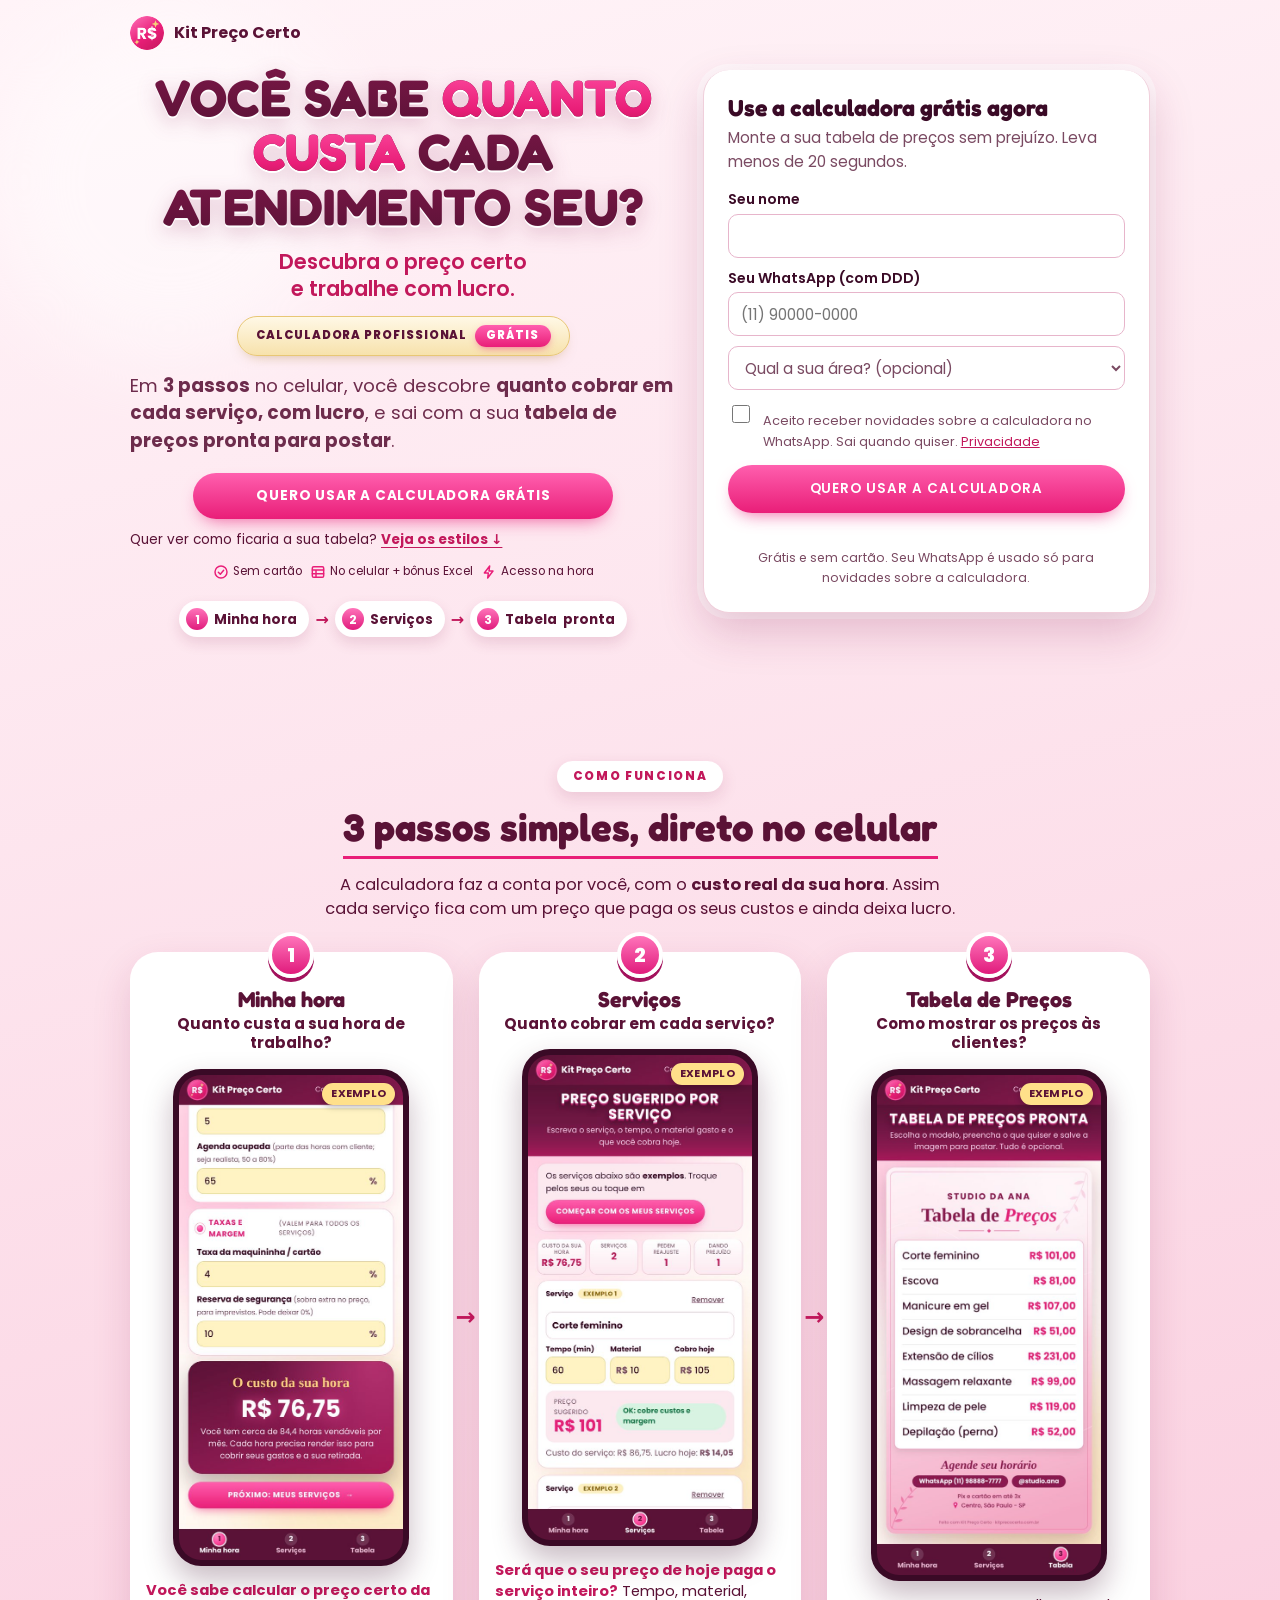
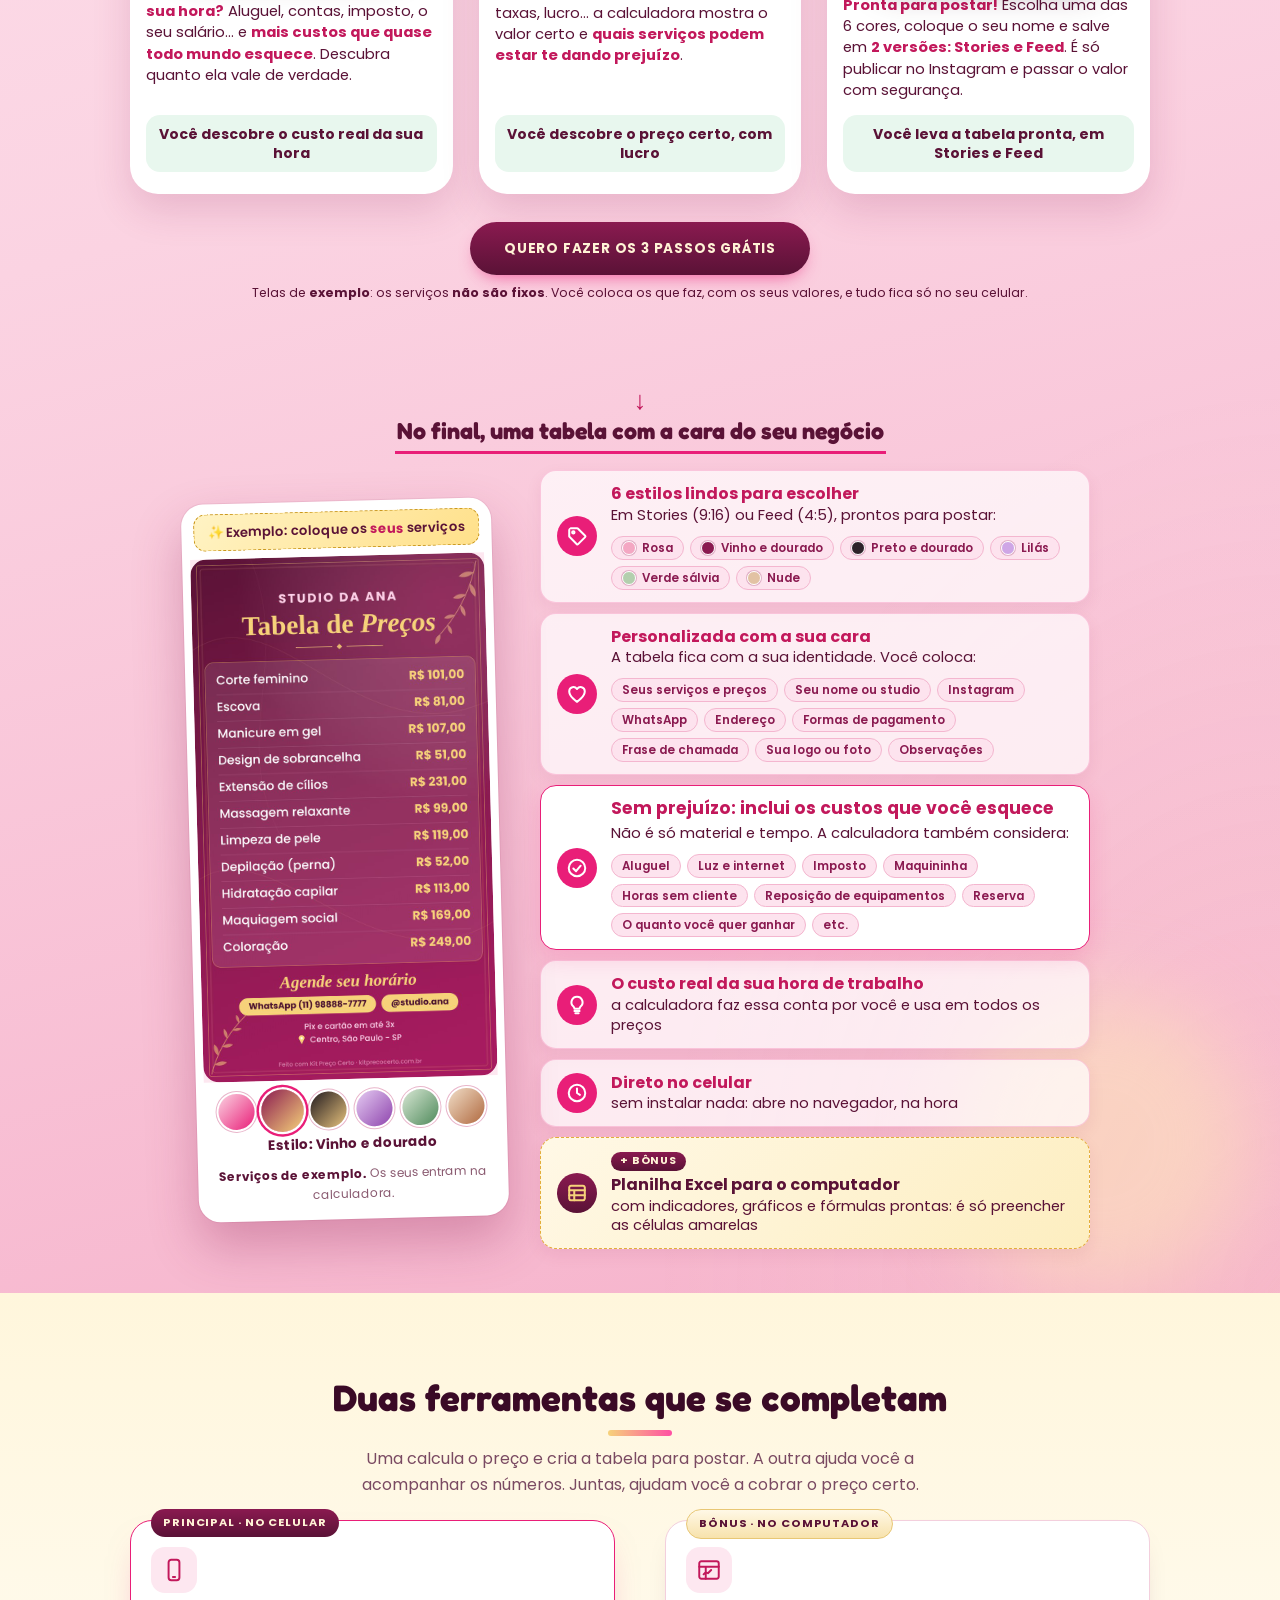
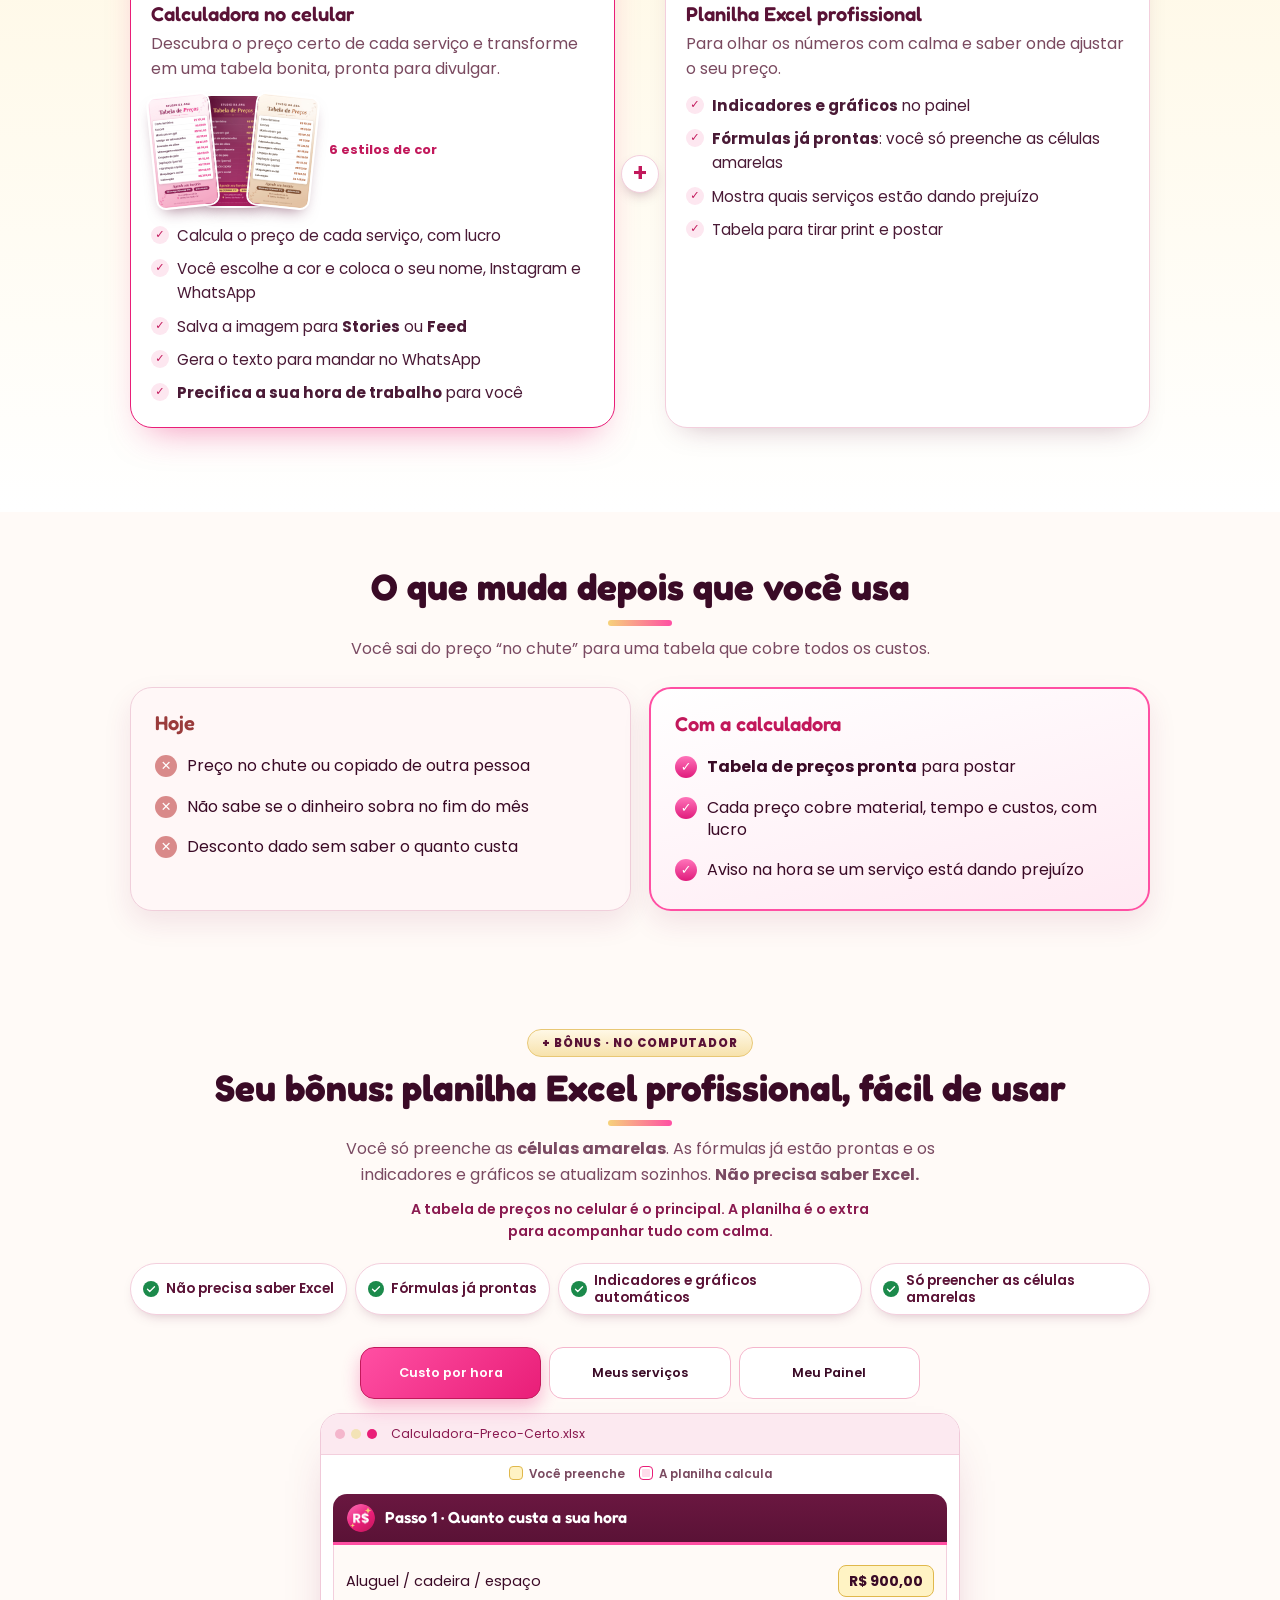
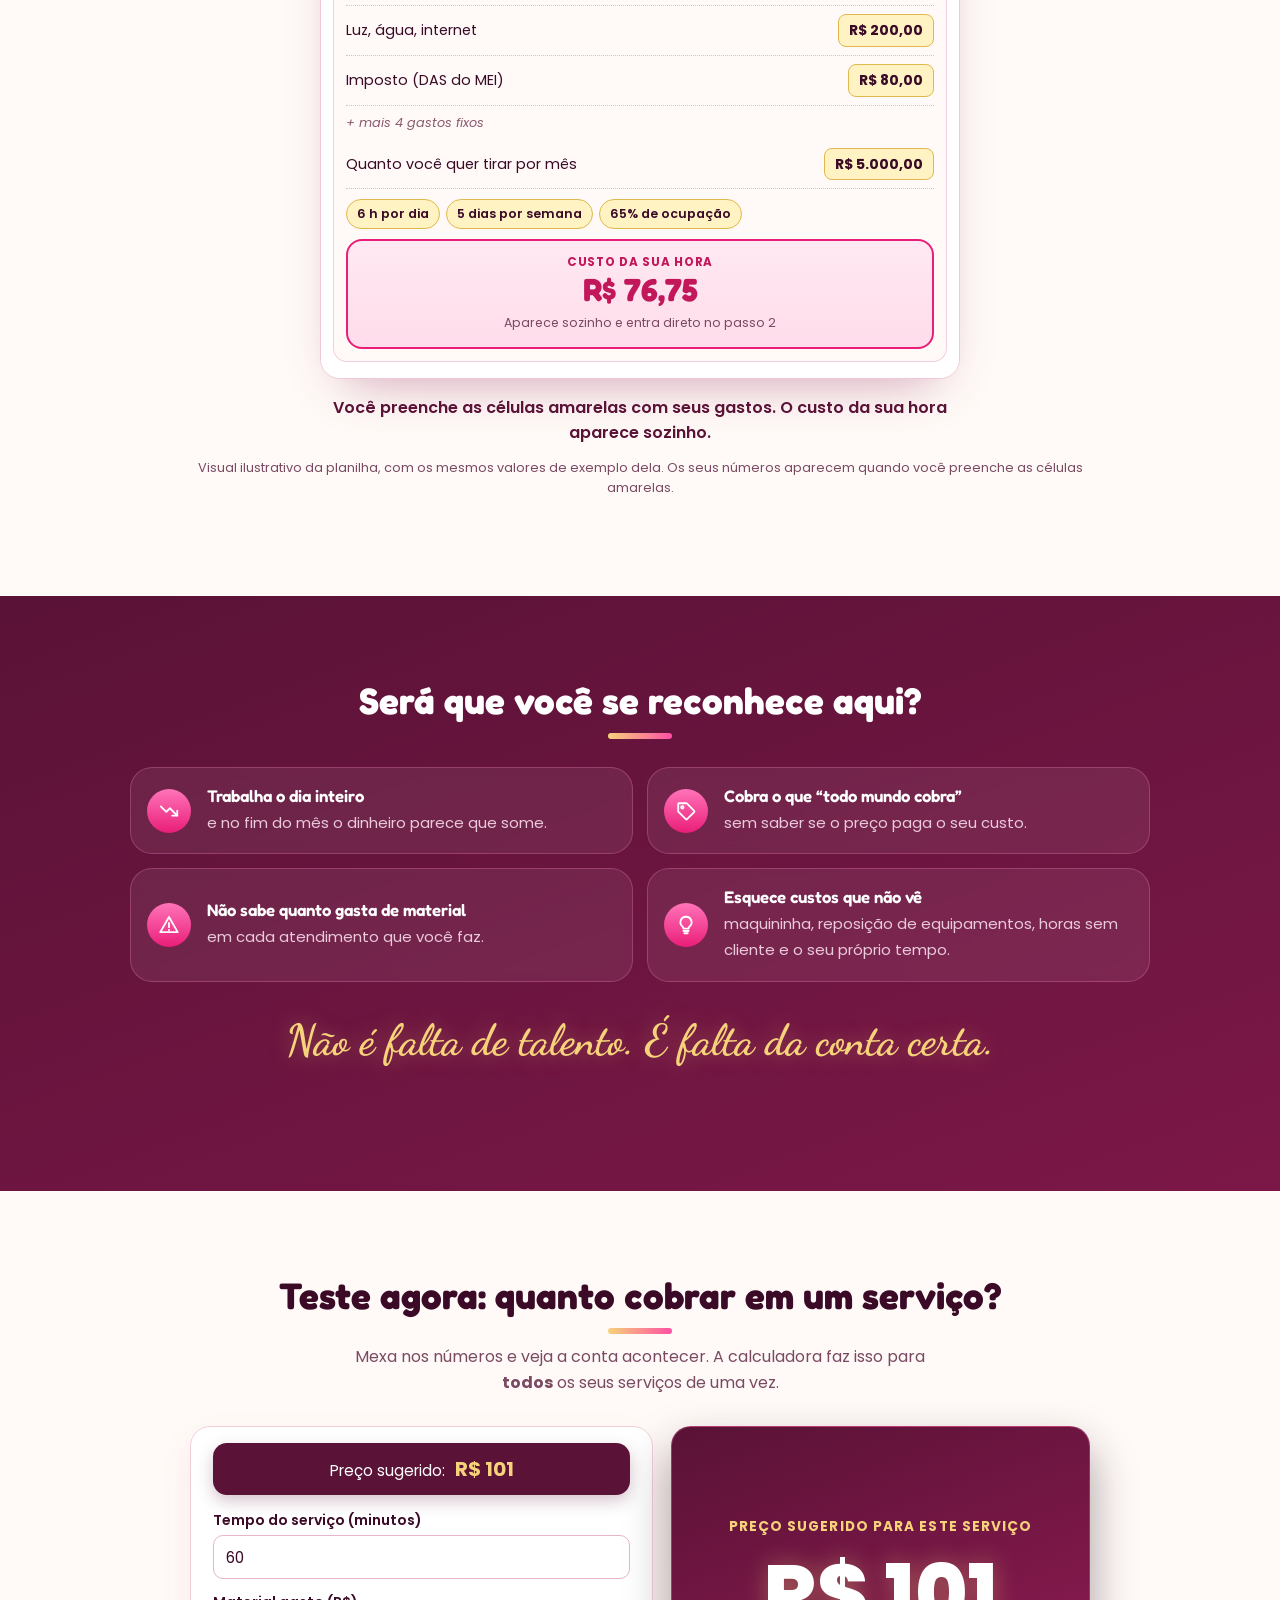
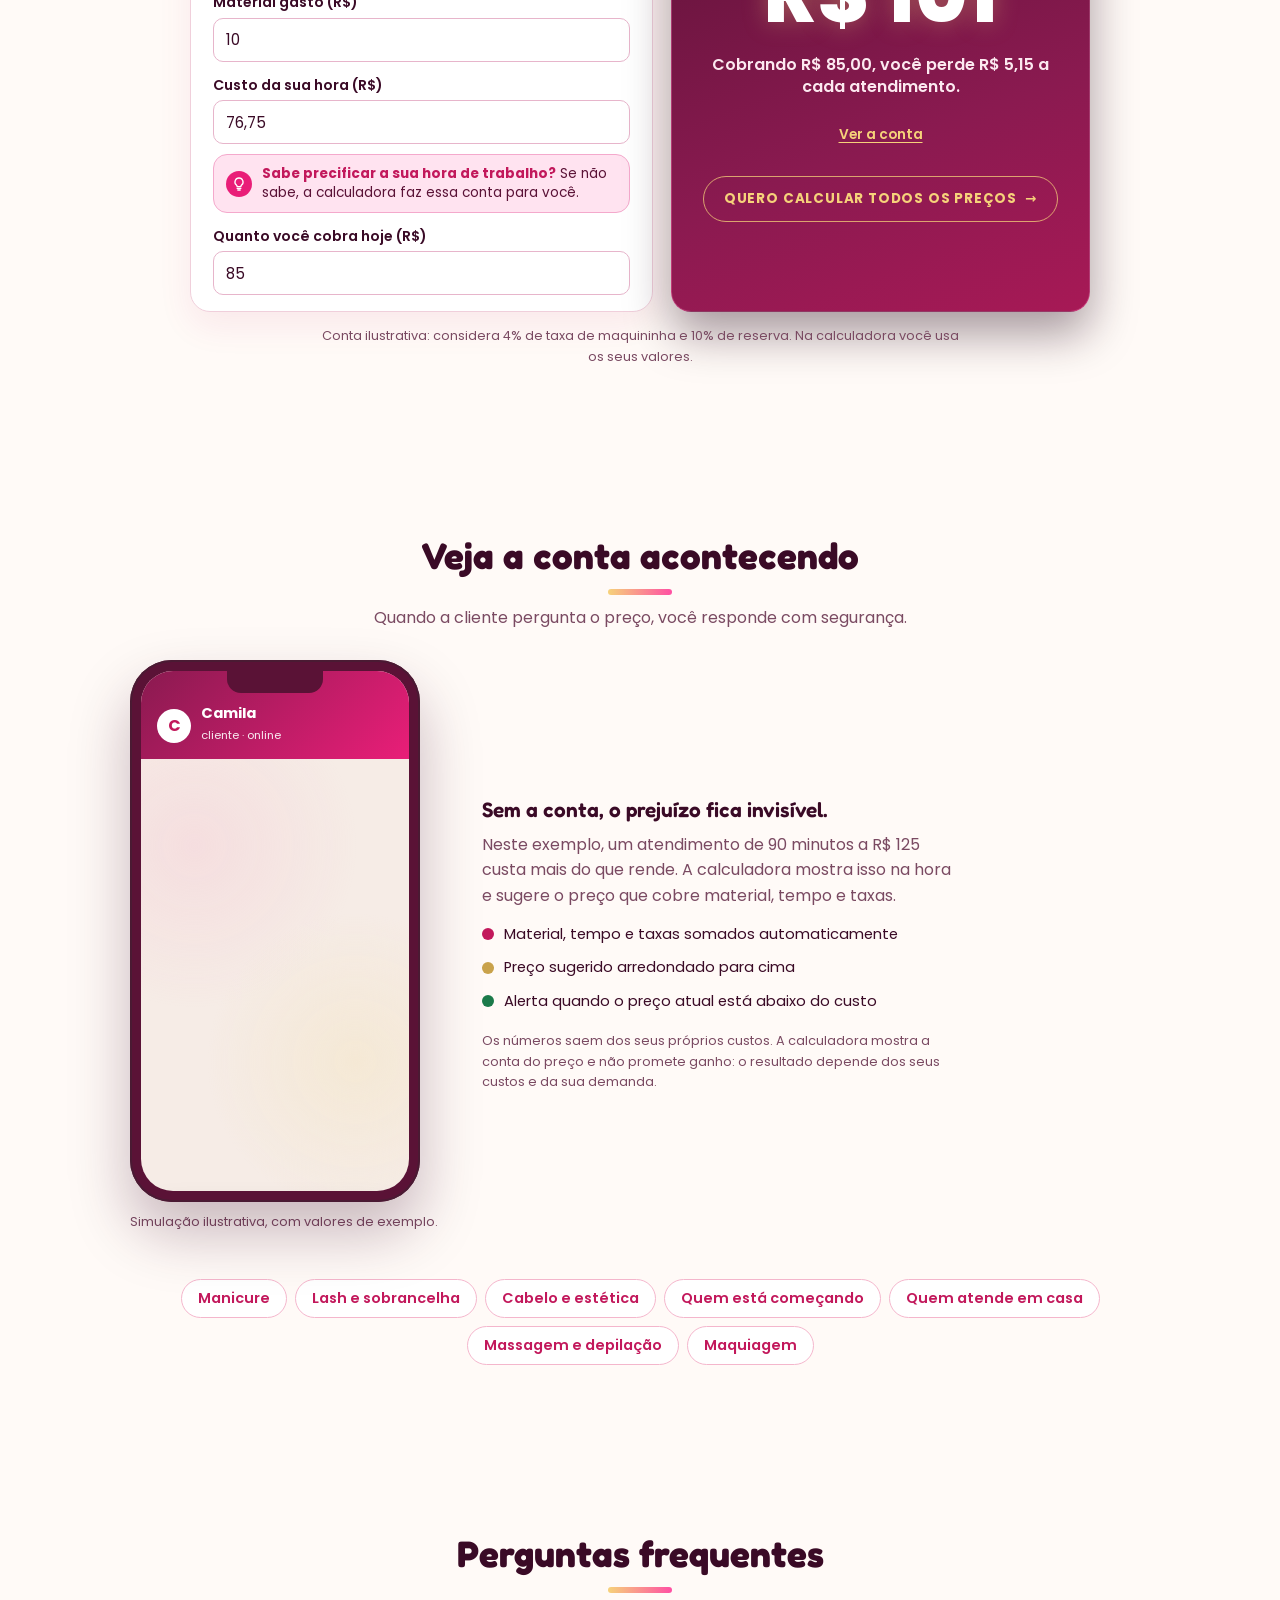
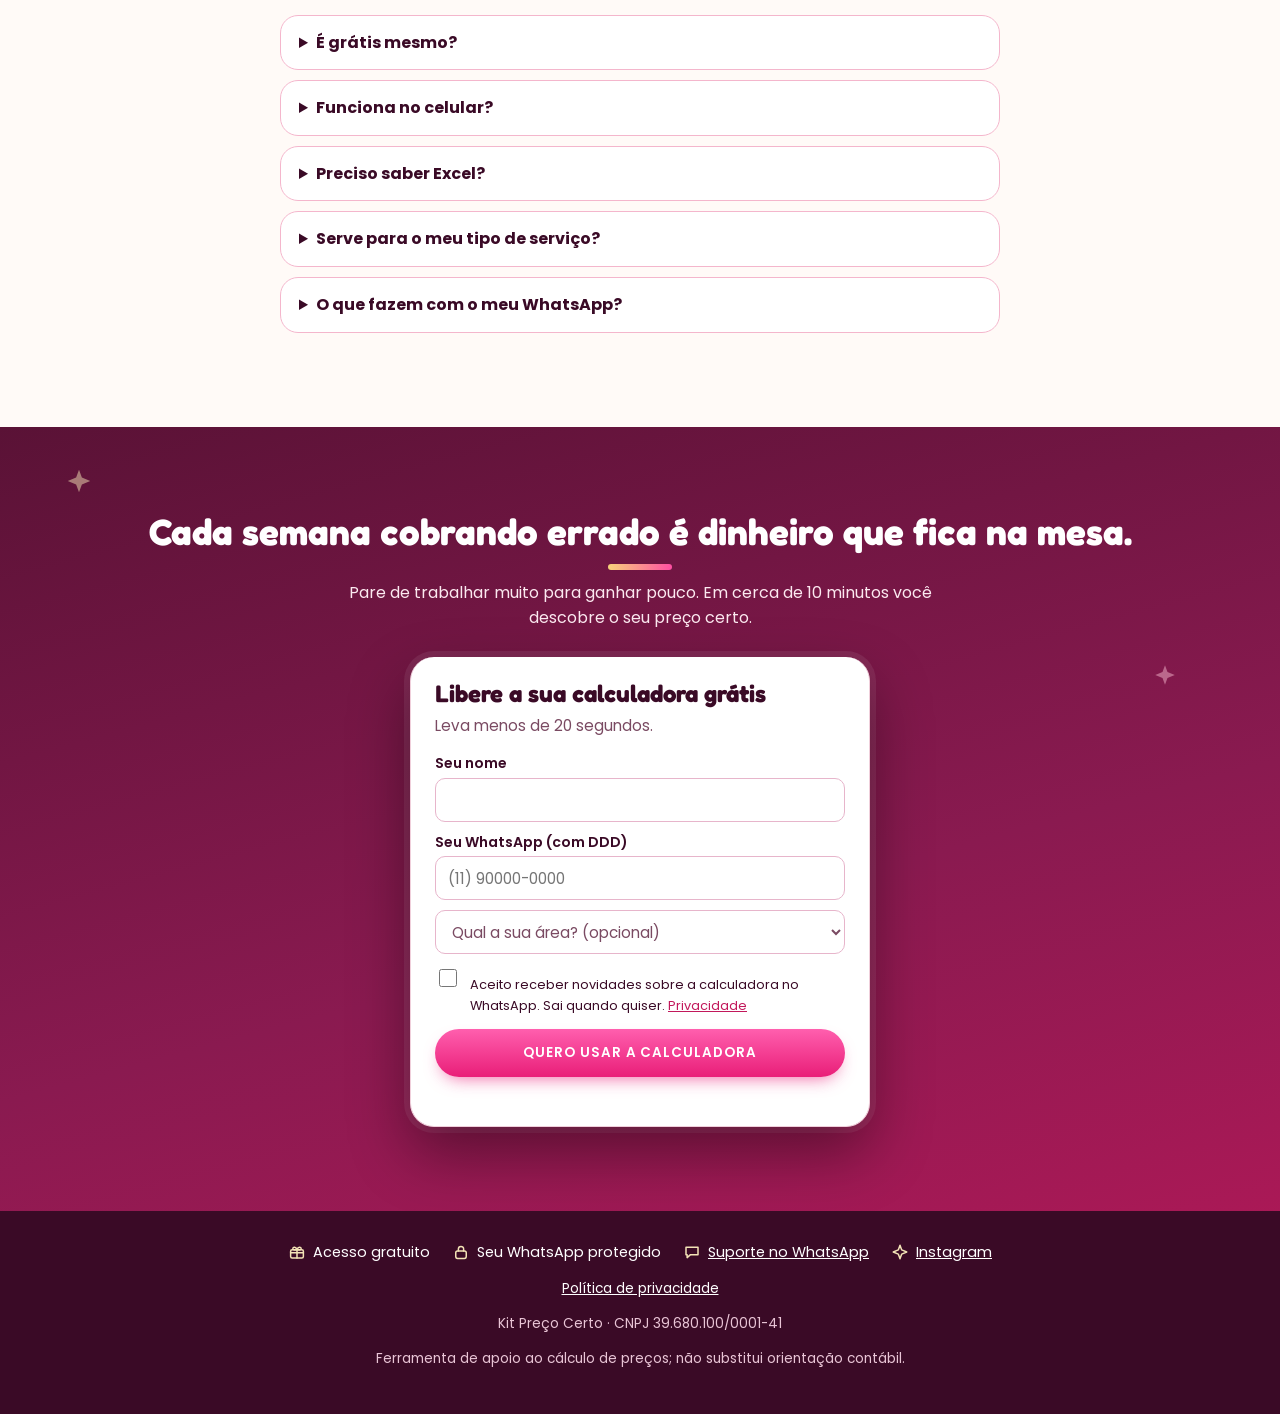
<file: index.html>
<!doctype html>
<html lang="pt-BR"><head><meta charset="utf-8"><meta name="viewport" content="width=device-width, initial-scale=1">
<title>Calculadora de preços profissional e grátis para serviços · Kit Preço Certo</title>
<meta name="description" content="Calculadora profissional e grátis para você descobrir quanto cobrar em cada serviço: material, tempo, aluguel, maquininha e lucro. Use no celular e salve a tabela de preços como imagem. Bônus: planilha Excel.">
<meta property="og:title" content="Seus preços estão certos ou dando prejuízo? Calculadora profissional e grátis"><meta property="og:description" content="Descubra em minutos quanto cobrar em cada serviço."><meta property="og:image" content="https://kitprecocerto.com.br/capa.jpg?v=3"><meta property="og:image:type" content="image/jpeg"><meta property="og:image:width" content="1200"><meta property="og:image:height" content="630"><meta property="og:url" content="https://kitprecocerto.com.br/"><meta property="og:site_name" content="Kit Preço Certo"><meta property="og:locale" content="pt_BR"><meta property="og:type" content="website"><meta name="twitter:card" content="summary_large_image"><link rel="canonical" href="https://kitprecocerto.com.br/">
<link rel="icon" type="image/png" href="favicon.png"><link rel="apple-touch-icon" href="apple-touch-icon.png">
<link rel="preconnect" href="https://fonts.googleapis.com"><link rel="preconnect" href="https://fonts.gstatic.com" crossorigin>
<link href="https://fonts.googleapis.com/css2?family=Fredoka:wght@600;700&family=Poppins:wght@400;500;600;700;800&family=Dancing+Script:wght@700&display=swap" rel="stylesheet">
<link rel="stylesheet" href="style.css?v=135">
<script>document.documentElement.className+=' js';</script><script>try{if(/[?&]ignorar=1/.test(location.search))localStorage.setItem("umami.disabled","1");if(/[?&]ignorar=0/.test(location.search))localStorage.removeItem("umami.disabled")}catch(e){}</script>
<script defer src="https://stats.kitprecocerto.com.br/script.js" data-website-id="849c7c60-d34a-4f54-abd3-b72d5e8b705a"></script>
</head><body>

<!-- ícones -->
<svg width="0" height="0" style="position:absolute" aria-hidden="true"><defs>
  <symbol id="i-polish" viewBox="0 0 24 24"><rect x="6.5" y="11" width="11" height="10" rx="3.2"/><rect x="9.5" y="3.5" width="5" height="5" rx="1.4"/><path d="M10.5 8.5v2.5M13.5 8.5v2.5"/></symbol>
  <symbol id="i-clock" viewBox="0 0 24 24"><circle cx="12" cy="12" r="9"/><path d="M12 7v5l3.2 2"/></symbol>
  <symbol id="i-coin" viewBox="0 0 24 24"><circle cx="12" cy="12" r="9"/><path d="M14.8 9.4c-.6-.9-1.6-1.4-2.8-1.4-1.7 0-2.8.9-2.8 2.1s1 1.7 2.9 2.1 2.9.9 2.9 2.1-1.1 2.1-2.9 2.1c-1.3 0-2.4-.6-3-1.5M12 5.8V8M12 16v2.2"/></symbol>
  <symbol id="i-tag" viewBox="0 0 24 24"><path d="M3.5 12.2V4.5a1 1 0 0 1 1-1h7.7a1 1 0 0 1 .7.3l8 8a1 1 0 0 1 0 1.4l-7.7 7.7a1 1 0 0 1-1.4 0l-8-8a1 1 0 0 1-.3-.7z"/><circle cx="8" cy="8" r="1.3"/></symbol>
  <symbol id="i-alert" viewBox="0 0 24 24"><path d="M12 3.2l9.5 16.6H2.5z"/><path d="M12 9.8v4.6M12 17.4v.4"/></symbol>
  <symbol id="i-list" viewBox="0 0 24 24"><rect x="5" y="3.2" width="14" height="17.6" rx="2.2"/><path d="M9 8.5h6M9 12.5h6M9 16.5h3.6"/></symbol>
  <symbol id="i-down" viewBox="0 0 24 24"><path d="M3 7l6 6 4-4 8 8"/><path d="M15.5 17H21v-5.5"/></symbol>
  <symbol id="i-bulb" viewBox="0 0 24 24"><path d="M9.2 18.5h5.6M10.2 21h3.6"/><path d="M12 3a6 6 0 0 0-3.9 10.6c.7.7 1.1 1.4 1.1 2.4h5.6c0-1 .4-1.7 1.1-2.4A6 6 0 0 0 12 3z"/></symbol>
  <symbol id="i-spark" viewBox="0 0 24 24"><path d="M12 3l2.3 6.2L21 12l-6.7 2.8L12 21l-2.3-6.2L3 12l6.7-2.8z"/></symbol>
  <symbol id="i-gift" viewBox="0 0 24 24"><rect x="3.5" y="9" width="17" height="11" rx="2"/><path d="M12 9v11M3.5 13h17M12 9c-1.5-4.5-5.5-4-5.5-1.5S10.5 9 12 9zm0 0c1.5-4.5 5.5-4 5.5-1.5S13.5 9 12 9z"/></symbol>
  <symbol id="i-check" viewBox="0 0 24 24"><circle cx="12" cy="12" r="9"/><path d="M8 12.5l3 3 5-6"/></symbol>
  <symbol id="i-sheet" viewBox="0 0 24 24"><rect x="3.5" y="4" width="17" height="16" rx="2"/><path d="M3.5 9h17M9 9v11M3.5 14.5h17"/></symbol>
  <symbol id="i-bolt" viewBox="0 0 24 24"><path d="M13 3L5 13.5h6L10 21l8-10.5h-6z"/></symbol>
  <symbol id="i-lock" viewBox="0 0 24 24"><rect x="5" y="10.5" width="14" height="10" rx="2.4"/><path d="M8.5 10.5V8a3.5 3.5 0 0 1 7 0v2.5"/></symbol>
  <symbol id="i-chat" viewBox="0 0 24 24"><path d="M4 5.5h16v10H10l-4.5 4v-4H4z"/></symbol>
  <symbol id="i-hand" viewBox="0 0 24 24"><path d="M12 21c-4.4 0-7-2.8-7-6.5V9.2a1.6 1.6 0 0 1 3.2 0V12V5.6a1.6 1.6 0 0 1 3.2 0V11V4.8a1.6 1.6 0 0 1 3.2 0V11V6.4a1.6 1.6 0 0 1 3.2 0V14.5c0 3.7-2.6 6.5-6.8 6.5z"/></symbol>
  <symbol id="i-heart" viewBox="0 0 24 24"><path d="M12 20.5S3.5 15 3.5 8.9A4.6 4.6 0 0 1 12 6.6a4.6 4.6 0 0 1 8.5 2.3C20.5 15 12 20.5 12 20.5z"/></symbol>
</defs></svg>

<div class="top">
<header><div class="wrap"><a class="brand" href="./"><img src="favicon.png" alt="">Kit Preço Certo</a></div></header>

<!-- 1. HERO -->
<div class="wrap hero">
  <div>
    <h1><span class="tt">Você sabe <b>quanto custa</b> cada atendimento seu?</span></h1>
    <p class="hl">Descubra o preço certo e trabalhe com lucro.</p>
    <a class="badge pillbar gold" href="#baixar"><i class="shn"></i><span class="gt">Calculadora profissional <b>Grátis</b></span></a>
    <p class="sub">Em <b>3 passos</b> no celular, você descobre <b>quanto cobrar em cada serviço, com lucro</b>, e sai com a sua <b>tabela de preços pronta para postar</b>.</p>
    <a class="btn herobtn" href="#baixar">Quero usar a calculadora grátis</a>
    <a class="try" href="#estilos">Quer ver como ficaria a sua tabela? <b>Veja os estilos ↓</b></a>
    <div class="trust">
      <span><svg viewBox="0 0 24 24"><use href="#i-check"/></svg>Sem cartão</span>
      <span><svg viewBox="0 0 24 24"><use href="#i-sheet"/></svg>No celular + bônus Excel</span>
      <span><svg viewBox="0 0 24 24"><use href="#i-bolt"/></svg>Acesso na hora</span>
    </div>
    <a class="mini3" href="#passos" aria-label="Ver como funcionam os 3 passos"><span class="m"><b>1</b>Minha hora</span><i aria-hidden="true">→</i><span class="m"><b>2</b>Serviços</span><i aria-hidden="true">→</i><span class="m"><b>3</b>Tabela<span class="x"> pronta</span></span></a>
    
  </div>

  <div class="card" id="baixar">
    <h2>Use a calculadora grátis agora</h2>
    <p class="s">Monte a sua tabela de preços sem prejuízo. Leva menos de 20 segundos.</p>
    <form class="lead-form" novalidate>
      <label for="nome1">Seu nome</label>
      <input id="nome1" name="nome" type="text" autocomplete="given-name" enterkeyhint="next" required>
      <label for="zap1">Seu WhatsApp (com DDD)</label>
      <input id="zap1" name="zap" type="tel" inputmode="tel" autocomplete="tel" placeholder="(11) 90000-0000" enterkeyhint="done" required>
      <select class="area" name="area" aria-label="Qual a sua área? (opcional)"><option value="">Qual a sua área? (opcional)</option><option>Unhas</option><option>Cabelo</option><option>Sobrancelha</option><option>Cílios</option><option>Maquiagem</option><option>Estética</option><option>Massagem</option><option>Outra área</option></select>
      <div class="chk"><input id="ok1" name="ok" type="checkbox"><label for="ok1">Aceito receber novidades sobre a calculadora no WhatsApp. Sai quando quiser. <a href="privacidade.html">Privacidade</a></label></div>
      <button type="submit">Quero usar a calculadora</button>
      <div class="err" role="alert"></div>
    </form>
    <p class="micro">Grátis e sem cartão. Seu WhatsApp é usado só para novidades sobre a calculadora.</p>
  </div>
  <div class="hero-row">
    <section class="how" id="passos" aria-labelledby="how-h">
      <span class="k">Como funciona</span>
      <h2 id="how-h"><span>3 passos simples, direto no celular</span></h2>
      <p class="lead">A calculadora faz a conta por você, com o <b>custo real da sua hora</b>. Assim cada serviço fica com um preço que paga os seus custos e ainda deixa lucro.</p>
      <ol class="steps3">
        <li><span class="n">1</span><h3>Minha hora</h3><p class="q">Quanto custa a sua hora de trabalho?</p>
          <div class="sph"><span class="ex-b">Exemplo</span><img src="passo1.jpg?v=1" width="520" height="1125" alt="Tela do passo 1 da calculadora mostrando o custo da hora de trabalho: R$ 76,75 (valor de exemplo)" loading="lazy"></div>
          <p class="why"><b>Você sabe calcular o preço certo da sua hora?</b> Aluguel, contas, imposto, o seu salário... e <b>mais custos que quase todo mundo esquece</b>. Descubra quanto ela vale de verdade.</p>
          <p class="out">Você descobre o custo real da sua hora</p></li>
        <li><span class="n">2</span><h3>Serviços</h3><p class="q">Quanto cobrar em cada serviço?</p>
          <div class="sph"><span class="ex-b">Exemplo</span><img src="passo2.jpg?v=1" width="520" height="1125" alt="Tela do passo 2 da calculadora mostrando o preço sugerido de um serviço (valores de exemplo)" loading="lazy"></div>
          <p class="why"><b>Será que o seu preço de hoje paga o serviço inteiro?</b> Tempo, material, taxas, lucro... a calculadora mostra o valor certo e <b>quais serviços podem estar te dando prejuízo</b>.</p>
          <p class="out">Você descobre o preço certo, com lucro</p></li>
        <li><span class="n">3</span><h3>Tabela de Preços</h3><p class="q">Como mostrar os preços às clientes?</p>
          <div class="sph"><span class="ex-b">Exemplo</span><img src="passo3.jpg?v=4" width="520" height="1160" alt="Tela do passo 3 da calculadora com a tabela de preços pronta para salvar (valores de exemplo)" loading="lazy"></div>
          <p class="why"><b>Pronta para postar!</b> Escolha uma das 6 cores, coloque o seu nome e salve em <b>2 versões: Stories e Feed</b>. É só publicar no Instagram e passar o valor com segurança.</p>
          <p class="out">Você leva a tabela pronta, em Stories e Feed</p></li>
      </ol>
      <a class="btn how-btn" href="#baixar">Quero fazer os 3 passos grátis</a>
      <p class="how-note">Telas de <b>exemplo</b>: os serviços <b>não são fixos</b>. Você coloca os que faz, com os seus valores, e tudo fica só no seu celular.</p>
    </section>
    <div class="deliver-h" id="estilos"><span>No final, uma tabela com a cara do seu negócio</span></div>
    <div class="deliver">
    <figure class="hero-tab" id="tp" aria-label="Exemplos da imagem da tabela de preços que a calculadora gera (valores de exemplo)">
      <p class="ex-bar">✨ Exemplo: coloque os <b>seus</b> serviços</p>
      <div class="tp-stage"><img src="tab-rosa.jpg?v=7" width="720" height="1280" alt="Tabela de preços no estilo Rosa, com serviços e valores de exemplo" class="on"><img src="tab-vinho.jpg?v=7" width="720" height="1280" alt="Tabela de preços no estilo Vinho e dourado, com serviços e valores de exemplo" class="" loading="lazy"><img src="tab-preto.jpg?v=7" width="720" height="1280" alt="Tabela de preços no estilo Preto e dourado, com serviços e valores de exemplo" class="" loading="lazy"><img src="tab-lilas.jpg?v=7" width="720" height="1280" alt="Tabela de preços no estilo Lilás, com serviços e valores de exemplo" class="" loading="lazy"><img src="tab-verde.jpg?v=7" width="720" height="1280" alt="Tabela de preços no estilo Verde sálvia, com serviços e valores de exemplo" class="" loading="lazy"><img src="tab-nude.jpg?v=7" width="720" height="1280" alt="Tabela de preços no estilo Nude, com serviços e valores de exemplo" class="" loading="lazy"></div>
      <div class="tp-dots" role="radiogroup" aria-label="Escolha o estilo da tabela"><span class="tp-d on" role="radio" tabindex="0" aria-checked="true" aria-label="Estilo Rosa" data-i="0" style="background:linear-gradient(135deg,#FBD3E2,#E91E78)"></span><span class="tp-d" role="radio" tabindex="0" aria-checked="false" aria-label="Estilo Vinho e dourado" data-i="1" style="background:linear-gradient(135deg,#8a1a50,#f6d27a)"></span><span class="tp-d" role="radio" tabindex="0" aria-checked="false" aria-label="Estilo Preto e dourado" data-i="2" style="background:linear-gradient(135deg,#211a1f,#e7c27d)"></span><span class="tp-d" role="radio" tabindex="0" aria-checked="false" aria-label="Estilo Lilás" data-i="3" style="background:linear-gradient(135deg,#E5CBF2,#8e44ad)"></span><span class="tp-d" role="radio" tabindex="0" aria-checked="false" aria-label="Estilo Verde sálvia" data-i="4" style="background:linear-gradient(135deg,#D8E7D4,#4f8a5b)"></span><span class="tp-d" role="radio" tabindex="0" aria-checked="false" aria-label="Estilo Nude" data-i="5" style="background:linear-gradient(135deg,#F1DEC8,#b0693f)"></span></div>
      <p class="tp-name" id="tpn">Estilo: Rosa</p>
      <figcaption><b>Serviços de exemplo.</b> Os seus entram na calculadora.</figcaption>
    </figure>
    <ul class="gains">
      <li class="sty"><svg viewBox="0 0 24 24"><use href="#i-tag"/></svg><span><b>6 estilos lindos para escolher</b>Em Stories (9:16) ou Feed (4:5), prontos para postar:<span class="chips cs6"><i><u style="background:#F4A7C3"></u>Rosa</i><i><u style="background:#8a1a50"></u>Vinho e dourado</i><i><u style="background:#2d2229"></u>Preto e dourado</i><i><u style="background:#CFA6E6"></u>Lilás</i><i><u style="background:#B3CFAE"></u>Verde sálvia</i><i><u style="background:#E2C2A3"></u>Nude</i></span></span></li>
      <li class="sty2"><svg viewBox="0 0 24 24"><use href="#i-heart"/></svg><span><b>Personalizada com a sua cara</b>A tabela fica com a sua identidade. Você coloca:<span class="chips"><i>Seus serviços e preços</i><i>Seu nome ou studio</i><i>Instagram</i><i>WhatsApp</i><i>Endereço</i><i>Formas de pagamento</i><i>Frase de chamada</i><i>Sua logo ou foto</i><i>Observações</i></span></span></li>
      <li class="key"><svg viewBox="0 0 24 24"><use href="#i-check"/></svg><span><b>Sem prejuízo: inclui os custos que você esquece</b>Não é só material e tempo. A calculadora também considera:<span class="chips"><i>Aluguel</i><i>Luz e internet</i><i>Imposto</i><i>Maquininha</i><i>Horas sem cliente</i><i>Reposição de equipamentos</i><i>Reserva</i><i>O quanto você quer ganhar</i><i>etc.</i></span></span></li>
      <li><svg viewBox="0 0 24 24"><use href="#i-bulb"/></svg><span><b>O custo real da sua hora de trabalho</b>a calculadora faz essa conta por você e usa em todos os preços</span></li>
      <li><svg viewBox="0 0 24 24"><use href="#i-clock"/></svg><span><b>Direto no celular</b>sem instalar nada: abre no navegador, na hora</span></li>
      <li class="bonus"><svg viewBox="0 0 24 24"><use href="#i-sheet"/></svg><span><em>+ Bônus</em><b>Planilha Excel para o computador</b>com indicadores, gráficos e fórmulas prontas: é só preencher as células amarelas</span></li>
    </ul>
    </div>
  </div>
  <div id="form-slot"></div>
</div>

</div><!-- /top -->

<!-- 0. DUAS FERRAMENTAS -->
<section class="duo"><div class="wrap">
  <div class="center rv"><h2>Duas ferramentas que se completam</h2><p class="lead">Uma calcula o preço e cria a tabela para postar. A outra ajuda você a acompanhar os números. Juntas, ajudam você a cobrar o preço certo.</p></div>
  <div class="duo-g">
    <article class="duo-c main rv">
      <span class="duo-tag">Principal · No celular</span>
      <div class="duo-ic"><svg viewBox="0 0 24 24" fill="none" stroke="currentColor" stroke-width="1.8" stroke-linecap="round" stroke-linejoin="round"><rect x="7" y="2.5" width="10" height="19" rx="2.5"/><path d="M11 18.5h2"/></svg></div>
      <h3>Calculadora no celular</h3>
      <p>Descubra o preço certo de cada serviço e transforme em uma tabela bonita, pronta para divulgar.</p>
      <div class="duo-thumbs" aria-hidden="true"><img src="tab-rosa.jpg?v=7" width="720" height="1280" alt="" loading="lazy"><img src="tab-vinho.jpg?v=7" width="720" height="1280" alt="" loading="lazy"><img src="tab-nude.jpg?v=7" width="720" height="1280" alt="" loading="lazy"><span>6 estilos de cor</span></div>
      <ul>
        <li>Calcula o preço de cada serviço, com lucro</li>
        <li>Você escolhe a cor e coloca o seu nome, Instagram e WhatsApp</li>
        <li>Salva a imagem para <b>Stories</b> ou <b>Feed</b></li>
        <li>Gera o texto para mandar no WhatsApp</li>
        <li><b>Precifica a sua hora de trabalho</b> para você</li>
      </ul>
    </article>
    <div class="duo-plus" aria-hidden="true">+</div>
    <article class="duo-c bonus rv">
      <span class="duo-tag">Bônus · No computador</span>
      <div class="duo-ic"><svg viewBox="0 0 24 24" fill="none" stroke="currentColor" stroke-width="1.8" stroke-linecap="round" stroke-linejoin="round"><rect x="3" y="4" width="18" height="16" rx="2"/><path d="M3 9h18M9 9v11M7 16l2-2 2 1 3-3"/></svg></div>
      <h3>Planilha Excel profissional</h3>
      <p>Para olhar os números com calma e saber onde ajustar o seu preço.</p>
      <ul>
        <li><b>Indicadores e gráficos</b> no painel</li>
        <li><b>Fórmulas já prontas</b>: você só preenche as células amarelas</li>
        <li>Mostra quais serviços estão dando prejuízo</li>
        <li>Tabela para tirar print e postar</li>
      </ul>
    </article>
  </div>
</div></section>

<!-- 1a. O GANHO -->
<section class="gain"><div class="wrap">
  <div class="center rv"><h2>O que muda depois que você usa</h2><p class="lead">Você sai do preço “no chute” para uma tabela que cobre todos os custos.</p></div>
  <div class="ba">
    <div class="ba-c bad rv"><h3>Hoje</h3><ul><li>Preço no chute ou copiado de outra pessoa</li><li>Não sabe se o dinheiro sobra no fim do mês</li><li>Desconto dado sem saber o quanto custa</li></ul></div>
    <div class="ba-c good rv"><h3>Com a calculadora</h3><ul><li><b>Tabela de preços pronta</b> para postar</li><li>Cada preço cobre material, tempo e custos, com lucro</li><li>Aviso na hora se um serviço está dando prejuízo</li></ul></div>
  </div>
</div></section>

<!-- 3b. VEJA POR DENTRO -->
<section class="nude" id="dentro"><div class="wrap">
  <div class="center rv"><span class="bonus-tag">+ Bônus · no computador</span><h2>Seu bônus: planilha Excel profissional, fácil de usar</h2><p class="lead">Você só preenche as <b>células amarelas</b>. As fórmulas já estão prontas e os indicadores e gráficos se atualizam sozinhos. <b>Não precisa saber Excel.</b></p><p class="dentro-note">A tabela de preços no celular é o principal. A planilha é o extra para acompanhar tudo com calma.</p></div>
  <ul class="xl-badges rv">
    <li><svg viewBox="0 0 24 24" fill="none" stroke="currentColor" stroke-width="2.6" stroke-linecap="round" stroke-linejoin="round"><path d="M5 12.5l4.5 4.5L19 7.5"/></svg>Não precisa saber Excel</li><li><svg viewBox="0 0 24 24" fill="none" stroke="currentColor" stroke-width="2.6" stroke-linecap="round" stroke-linejoin="round"><path d="M5 12.5l4.5 4.5L19 7.5"/></svg>Fórmulas já prontas</li><li><svg viewBox="0 0 24 24" fill="none" stroke="currentColor" stroke-width="2.6" stroke-linecap="round" stroke-linejoin="round"><path d="M5 12.5l4.5 4.5L19 7.5"/></svg>Indicadores e gráficos automáticos</li><li><svg viewBox="0 0 24 24" fill="none" stroke="currentColor" stroke-width="2.6" stroke-linecap="round" stroke-linejoin="round"><path d="M5 12.5l4.5 4.5L19 7.5"/></svg>Só preencher as células amarelas</li>
  </ul>
  <div class="peek rv" id="peek">
    <div class="peek-tabs" role="tablist" aria-label="Abas da planilha">
      <button type="button" role="tab" aria-selected="true">Custo por hora</button>
      <button type="button" role="tab" aria-selected="false">Meus serviços</button>
      <button type="button" role="tab" aria-selected="false">Meu Painel</button>
    </div>
    <div class="peek-win">
      <div class="peek-bar"><i></i><i></i><i></i><span>Calculadora-Preco-Certo.xlsx</span></div>
      <div class="xs-key"><span><i class="in"></i>Você preenche</span><span><i class="out"></i>A planilha calcula</span></div>
      <div class="peek-view" id="pview">
        <div class="peek-pane on xs">
          <div class="xs-h"><img src="favicon.png" alt="" width="28" height="28">Passo 1 · Quanto custa a sua hora</div>
          <div class="xs-b">
            <div class="xs-r"><span>Aluguel / cadeira / espaço</span><b class="xs-in">R$ 900,00</b></div><div class="xs-r"><span>Luz, água, internet</span><b class="xs-in">R$ 200,00</b></div><div class="xs-r"><span>Imposto (DAS do MEI)</span><b class="xs-in">R$ 80,00</b></div>
            <div class="xs-more">+ mais 4 gastos fixos</div>
            <div class="xs-r"><span>Quanto você quer tirar por mês</span><b class="xs-in">R$ 5.000,00</b></div>
            <div class="xs-chips"><span>6 h por dia</span><span>5 dias por semana</span><span>65% de ocupação</span></div>
            <div class="xs-res"><small>Custo da sua hora</small><b>R$ 76,75</b><span>Aparece sozinho e entra direto no passo 2</span></div>
          </div>
        </div>
        <div class="peek-pane xs">
          <div class="xs-h"><img src="favicon.png" alt="" width="28" height="28">Passo 2 · Preço sugerido por serviço</div>
          <div class="xs-b xs-list"><div class="xs-s"><div class="xs-sn"><b>Corte feminino</b><small>60 min · material R$ 10 · cobra R$ 105</small></div><div class="xs-sp"><small>Preço sugerido</small><b>R$ 101</b><em class="ok">OK: cobre custos e margem</em></div></div><div class="xs-s"><div class="xs-sn"><b>Escova</b><small>45 min · material R$ 8 · cobra R$ 70</small></div><div class="xs-sp"><small>Preço sugerido</small><b>R$ 77</b><em class="warn">Atenção: pouca folga</em></div></div><div class="xs-s"><div class="xs-sn"><b>Manicure em gel</b><small>60 min · material R$ 15 · cobra R$ 90</small></div><div class="xs-sp"><small>Preço sugerido</small><b>R$ 107</b><em class="bad">PREJUÍZO: abaixo do custo</em></div></div><div class="xs-s xs-d"><div class="xs-sn"><b>Design de sobrancelha</b><small>30 min · material R$ 5 · cobra R$ 55</small></div><div class="xs-sp"><small>Preço sugerido</small><b>R$ 51</b><em class="ok">OK: cobre custos e margem</em></div></div><div class="xs-fade"><div class="xs-s xs-g" aria-hidden="true"><div class="xs-sn"><b>Extensão de cílios</b><small>120 min · material R$ 40 · cobra R$ 230</small></div><div class="xs-sp"><small>Preço sugerido</small><b>R$ 225</b><em class="ok">OK</em></div></div><div class="xs-s xs-g" aria-hidden="true"><div class="xs-sn"><b>Depilação (perna)</b><small>40 min · material R$ 10 · cobra R$ 75</small></div><div class="xs-sp"><small>Preço sugerido</small><b>R$ 72</b><em class="ok">OK</em></div></div></div></div>
        </div>
        <div class="peek-pane xs">
          <div class="xs-h"><img src="favicon.png" alt="" width="28" height="28">Seu painel de preços</div>
          <div class="xs-b">
            <div class="xs-k"><div><small>Custo da sua hora</small><b>R$ 76,75</b></div><div><small>Serviços cadastrados</small><b>8</b></div><div><small>Lucro médio hoje</small><b class="gr">R$ 11,91</b></div><div><small>Dando prejuízo</small><b class="rd">1</b></div></div>
            <div class="xs-alert">Atenção: 1 serviço está com preço abaixo do custo. Veja o preço sugerido em Meus serviços.</div>
            <div class="xs-ct">Quanto você cobra hoje × preço sugerido</div>
            <div class="xs-chart"><div class="xs-bc"><div class="xs-bp"><i class="g" style="height:46%"></i><i class="m" style="height:44%"></i></div><small>Corte</small></div><div class="xs-bc"><div class="xs-bp"><i class="g" style="height:30%"></i><i class="m" style="height:33%"></i></div><small>Escova</small></div><div class="xs-bc"><div class="xs-bp"><i class="g" style="height:39%"></i><i class="m" style="height:47%"></i></div><small>Mani</small></div><div class="xs-bc"><div class="xs-bp"><i class="g" style="height:24%"></i><i class="m" style="height:22%"></i></div><small>Sobr.</small></div><div class="xs-bc"><div class="xs-bp"><i class="g" style="height:61%"></i><i class="m" style="height:59%"></i></div><small>Limpeza</small></div><div class="xs-bc"><div class="xs-bp"><i class="g" style="height:48%"></i><i class="m" style="height:44%"></i></div><small>Massag.</small></div><div class="xs-bc"><div class="xs-bp"><i class="g" style="height:100%"></i><i class="m" style="height:98%"></i></div><small>Cílios</small></div><div class="xs-bc"><div class="xs-bp"><i class="g" style="height:33%"></i><i class="m" style="height:31%"></i></div><small>Depil.</small></div></div>
            <div class="xs-leg"><span><i class="g"></i>Cobro hoje</span><span><i class="m"></i>Preço sugerido</span></div>
          </div>
        </div>
      </div>
    </div>
    <p class="peek-cap" id="pcap">Você preenche as células amarelas com seus gastos. O custo da sua hora aparece sozinho.</p>
    <p class="peek-note">Visual ilustrativo da planilha, com os mesmos valores de exemplo dela. Os seus números aparecem quando você preenche as células amarelas.</p>
  </div>
</div></section>

<!-- slot do formulário no celular -->

<!-- 2. DOR -->
<section class="blush pain"><div class="wrap">
  <div class="center rv"><h2>Será que você se reconhece aqui?</h2></div>
  <div class="grid g2">
    <div class="tile rv"><div class="ico"><svg viewBox="0 0 24 24"><use href="#i-down"/></svg></div><div><b>Trabalha o dia inteiro</b><span>e no fim do mês o dinheiro parece que some.</span></div></div>
    <div class="tile rv"><div class="ico"><svg viewBox="0 0 24 24"><use href="#i-tag"/></svg></div><div><b>Cobra o que “todo mundo cobra”</b><span>sem saber se o preço paga o seu custo.</span></div></div>
    <div class="tile rv"><div class="ico"><svg viewBox="0 0 24 24"><use href="#i-alert"/></svg></div><div><b>Não sabe quanto gasta de material</b><span>em cada atendimento que você faz.</span></div></div>
    <div class="tile rv"><div class="ico"><svg viewBox="0 0 24 24"><use href="#i-bulb"/></svg></div><div><b>Esquece custos que não vê</b><span>maquininha, reposição de equipamentos, horas sem cliente e o seu próprio tempo.</span></div></div>
  </div>
  <p class="bridge rv">Não é falta de talento. É falta da conta certa.</p>
</div></section>


<!-- 3a. SIMULADOR -->
<section class="blush" id="simule"><div class="wrap">
  <div class="center rv"><h2>Teste agora: quanto cobrar em um serviço?</h2><p class="lead">Mexa nos números e veja a conta acontecer. A calculadora faz isso para <b>todos</b> os seus serviços de uma vez.</p></div>
  <div class="sim rv">
    <div class="sim-in">
      <div class="sim-live" aria-live="polite">Preço sugerido: <b id="s-live">R$ --</b></div>
      <label for="s-t">Tempo do serviço (minutos)</label><input id="s-t" type="text" inputmode="numeric" value="60" autocomplete="off">
      <label for="s-m">Material gasto (R$)</label><input id="s-m" type="text" inputmode="decimal" value="10" autocomplete="off">
      <label for="s-h">Custo da sua hora (R$)</label><input id="s-h" type="text" inputmode="decimal" value="76,75" autocomplete="off">
      <div class="sim-help"><svg viewBox="0 0 24 24"><use href="#i-bulb"/></svg><span><b>Sabe precificar a sua hora de trabalho?</b> Se não sabe, a calculadora faz essa conta para você.</span></div>
      <label for="s-p">Quanto você cobra hoje (R$)</label><input id="s-p" type="text" inputmode="decimal" value="85" autocomplete="off">
    </div>
    <div class="sim-out" aria-live="polite">
      <small>Preço sugerido para este serviço</small>
      <strong id="s-r">R$ 101</strong>
      <p id="s-msg"></p>
      <details class="sim-det"><summary>Ver a conta</summary><div class="sim-steps" id="s-steps"></div></details>
      <a class="btn sim-btn" href="#baixar">Quero calcular todos os preços</a>
    </div>
  </div>
  <p class="sim-note">Conta ilustrativa: considera 4% de taxa de maquininha e 10% de reserva. Na calculadora você usa os seus valores.</p>
</div></section>

<!-- 5. DEMONSTRAÇÃO (celular animado) -->
<section id="demo"><div class="wrap">
  <div class="center rv"><h2>Veja a conta acontecendo</h2><p class="lead">Quando a cliente pergunta o preço, você responde com segurança.</p></div>
  <div class="demo">
    <div class="rv">
      <div class="phone" aria-label="Simulação de conversa e cálculo de preço">
        <div class="notch"></div>
        <div class="scr">
          <div class="ph-head"><span class="av">C</span><div><b>Camila</b><small>cliente · online</small></div></div>
          <div class="ph-body">
            <div class="msg in" id="m1">Oi! Quanto fica o atendimento de 90 minutos?</div>
            <div class="typing" id="ty"><i></i><i></i><i></i></div>
            <div class="msg out" id="m2">Fica R$ 125 😊</div>
            <div class="flag" id="f1">Atenção: nesse preço você perde R$ 10,12</div>
            <div class="msg out" id="m3">Corrigindo: fica R$ 152 ✨</div>
            <div class="flag ok" id="f2">Preço certo: cobre tudo e sobra lucro</div>
          </div>
          <div class="calc" id="calc">
            <h4>Calculadora Preço Certo</h4>
            <div class="row" id="r1"><span>Material gasto</span><b>R$ 15,00</b></div>
            <div class="row" id="r2"><span>Seu tempo (90 min)</span><b>R$ 115,12</b></div>
            <div class="row" id="r3"><span>Maquininha + reserva</span><b>R$ 21,88</b></div>
            <div class="total" id="tt"><div><small>Preço sugerido</small><small>atendimento de 90 min</small></div><b id="pv">R$ 125</b></div>
          </div>
        </div>
      </div>
      <p class="note center">Simulação ilustrativa, com valores de exemplo.</p>
    </div>
    <div class="demo-txt rv">
      <h3>Sem a conta, o prejuízo fica invisível.</h3>
      <p>Neste exemplo, um atendimento de 90 minutos a R$ 125 custa mais do que rende. A calculadora mostra isso na hora e sugere o preço que cobre material, tempo e taxas.</p>
      <div class="legend">
        <div><i style="background:#C2185B"></i>Material, tempo e taxas somados automaticamente</div>
        <div><i style="background:#C9A24B"></i>Preço sugerido arredondado para cima</div>
        <div><i style="background:#1b7a4a"></i>Alerta quando o preço atual está abaixo do custo</div>
      </div>
      <p class="note">Os números saem dos seus próprios custos. A calculadora mostra a conta do preço e não promete ganho: o resultado depende dos seus custos e da sua demanda.</p>
    </div>
  </div>
  <div class="chips rv"><span>Manicure</span><span>Lash e sobrancelha</span><span>Cabelo e estética</span><span>Quem está começando</span><span>Quem atende em casa</span><span>Massagem e depilação</span><span>Maquiagem</span></div>
  <!-- Quando você tiver depoimentos REAIS, com autorização por escrito de quem os deu, inserir aqui. Não publique depoimentos inventados. -->
</div></section>

<!-- FAQ -->

<section class="nude"><div class="wrap" style="max-width:760px">
  <div class="center rv"><h2>Perguntas frequentes</h2></div>
  <div style="margin-top:22px">
  <details><summary>É grátis mesmo?</summary><p>Sim. A calculadora é gratuita, sem cartão. Depois, podemos avisar sobre o Kit Preço Certo completo, e você decide se quer.</p></details>
  <details><summary>Funciona no celular?</summary><p>Sim, ela foi feita para o celular. Depois do cadastro, você abre a calculadora no navegador, sem instalar nada, e salva a tabela de preços como imagem. De bônus, você também recebe a planilha Excel para usar no computador.</p></details>
  <details><summary>Preciso saber Excel?</summary><p>Não. No celular você só preenche os campos e ela calcula tudo sozinha. Na planilha Excel (o bônus), basta preencher as células amarelas.</p></details>
  <details><summary>Serve para o meu tipo de serviço?</summary><p>Sim. Serve para qualquer serviço que você cobra por atendimento: unhas, cabelo, sobrancelha, cílios, maquiagem, estética, massagem e muito mais. Você cadastra os seus serviços e o material de cada um. Os exemplos da calculadora são só para você ver a conta funcionando: troque pelos seus.</p></details>
  <details><summary>O que fazem com o meu WhatsApp?</summary><p>Usamos para enviar novidades sobre a calculadora. Não vendemos seus dados e você pode sair quando quiser. Detalhes na <a href="privacidade.html">política de privacidade</a>.</p></details>
  </div>
</div></section>

<!-- 6. CTA FINAL -->
<section class="final" id="final"><div class="wrap center">
  <svg class="spk tw" style="left:5%;top:5%" width="30" height="30" viewBox="0 0 24 24" fill="#F3E3B6" aria-hidden="true"><use href="#i-spark" stroke="none"/></svg>
  <svg class="spk tw b" style="right:8%;top:30%" width="26" height="26" viewBox="0 0 24 24" fill="#F4B6CC" aria-hidden="true"><use href="#i-spark" stroke="none"/></svg>
  <h2 class="rv">Cada semana cobrando errado é dinheiro que fica na mesa.</h2>
  <p class="lead rv">Pare de trabalhar muito para ganhar pouco. Em cerca de 10 minutos você descobre o seu preço certo.</p>
  <div class="card rv">
    <h3>Libere a sua calculadora grátis</h3>
    <p class="s">Leva menos de 20 segundos.</p>
    <form class="lead-form" novalidate>
      <label for="nome2">Seu nome</label>
      <input id="nome2" name="nome" type="text" autocomplete="given-name" required>
      <label for="zap2">Seu WhatsApp (com DDD)</label>
      <input id="zap2" name="zap" type="tel" inputmode="tel" autocomplete="tel" placeholder="(11) 90000-0000" required>
      <select class="area" name="area" aria-label="Qual a sua área? (opcional)"><option value="">Qual a sua área? (opcional)</option><option>Unhas</option><option>Cabelo</option><option>Sobrancelha</option><option>Cílios</option><option>Maquiagem</option><option>Estética</option><option>Massagem</option><option>Outra área</option></select>
      <div class="chk"><input id="ok2" name="ok" type="checkbox"><label for="ok2">Aceito receber novidades sobre a calculadora no WhatsApp. Sai quando quiser. <a href="privacidade.html">Privacidade</a></label></div>
      <button type="submit">Quero usar a calculadora</button>
      <div class="err" role="alert"></div>
    </form>
  </div>
</div></section>

<!-- 7. RODAPÉ -->
<footer><div class="wrap">
  <div class="fbadges">
    <span><svg viewBox="0 0 24 24"><use href="#i-gift"/></svg>Acesso gratuito</span>
    <span><svg viewBox="0 0 24 24"><use href="#i-lock"/></svg>Seu WhatsApp protegido</span>
    <span><svg viewBox="0 0 24 24"><use href="#i-chat"/></svg><a href="https://wa.me/5511916960280" target="_blank" rel="noopener">Suporte no WhatsApp</a></span>
    <span><svg viewBox="0 0 24 24"><use href="#i-spark"/></svg><a href="https://www.instagram.com/kit.preco.certo/" target="_blank" rel="noopener">Instagram</a></span>
  </div>
  <p><a href="privacidade.html">Política de privacidade</a></p>
  <p>Kit Preço Certo · CNPJ 39.680.100/0001-41</p>
  <p>Ferramenta de apoio ao cálculo de preços; não substitui orientação contábil.</p>
</div></footer>

<div class="sticky" id="sticky"><a class="btn" href="#baixar">Quero usar a calculadora grátis</a></div>

<script>
// URL do webhook do n8n que recebe os cadastros. Enquanto vazio, o formulário só libera o download.
var WEBHOOK_URL="https://n8n-n8n.wg1izd.easypanel.host/webhook/kit-preco-certo-lead";

/* Máscara de telefone */
document.querySelectorAll('input[name=zap]').forEach(function(i){
  i.addEventListener('input',function(){
    var d=i.value.replace(/\D/g,'').slice(0,11), o=d;
    if(d.length>2)o='('+d.slice(0,2)+') '+d.slice(2);
    if(d.length>7)o='('+d.slice(0,2)+') '+d.slice(2,7)+'-'+d.slice(7);
    i.value=o;
  });
});

/* Origem do lead (?o=ig na bio do Instagram) */
var ORIGEM=(function(){
  var map={ig:'instagram-bio',igs:'instagram-stories',igr:'instagram-reels',igp:'instagram-posts',wa:'whatsapp'};
  function clean(v){return String(v||'').toLowerCase().replace(/[^a-z0-9_-]/g,'').slice(0,30);}
  var o='';
  try{var q=new URLSearchParams(location.search);o=clean(q.get('o')||q.get('utm_source'));}catch(e){}
  try{ if(o){sessionStorage.setItem('kpc_o',o);} else {o=sessionStorage.getItem('kpc_o')||'';} }catch(e){}
  if(!o){try{ if(/instagram\.com/i.test(document.referrer)) o='instagram-link'; }catch(e){}}
  if(!o) return 'site-direto';
  return map[o]||o;
})();

/* Formulários */
document.querySelectorAll('form.lead-form').forEach(function(f){
  f.addEventListener('submit',function(ev){
    ev.preventDefault();
    var e=f.querySelector('.err'), b=f.querySelector('button'); e.textContent='';
    var nome=f.elements.nome.value.trim(), zap=f.elements.zap.value.replace(/\D/g,'');
    if(nome.length<2){e.textContent='Digite seu nome.';f.elements.nome.focus();return;}
    if(!/^[1-9][1-9]9\d{8}$/.test(zap)){e.textContent='Digite seu WhatsApp com DDD, com 11 números. Ex.: (11) 91234-5678';f.elements.zap.focus();return;}
    if(!f.elements.ok.checked){e.textContent='Marque a caixinha para continuar.';return;}
    b.disabled=true; b.textContent='Abrindo a calculadora...';
    try{localStorage.setItem('kpc_ok','1');}catch(x){}
    var done=false, go=function(){if(!done){done=true;try{if(window.umami&&umami.track)umami.track('lead');}catch(x){}location.href='calculadora.html?novo=1';}};
    if(!WEBHOOK_URL){go();return;}
    setTimeout(go,2500);
    try{fetch(WEBHOOK_URL,{method:'POST',mode:'no-cors',headers:{'Content-Type':'text/plain'},
      body:JSON.stringify({nome:nome,whatsapp:zap,area:(f.elements.area?f.elements.area.value:''),consentimento:true,origem:ORIGEM,data:new Date().toISOString()}),keepalive:true}).then(go,go);}catch(x){go();}
  });
});



/* Simulador */
(function(){
  var ids=['s-t','s-m','s-h','s-p'], el={}; ids.forEach(function(i){el[i]=document.getElementById(i);});
  if(!el['s-t'])return;
  function num(v){v=String(v).trim().replace(/[^\d,.\-]/g,''); if(v.indexOf(',')>-1)v=v.replace(/\./g,'').replace(',','.'); return parseFloat(v);}
  function brl(x,d){return 'R$ '+x.toLocaleString('pt-BR',{minimumFractionDigits:d,maximumFractionDigits:d});}
  function run(){
    var T=num(el['s-t'].value),M=num(el['s-m'].value),H=num(el['s-h'].value),P=num(el['s-p'].value);
    var r=document.getElementById('s-r'),m=document.getElementById('s-msg'),lv=document.getElementById('s-live');
    if(!(T>0&&T<=720)||isNaN(M)||M<0||!(H>0)||H>100000||M>100000){r.textContent='R$ --';lv.textContent='R$ --';m.textContent='Preencha tempo, material e custo da hora.';return;}
    var tempo=T/60*H, cost=tempo+M, price=Math.ceil(cost/(1-0.04-0.10));
    r.textContent=brl(price,0);lv.textContent=brl(price,0);
    var st=document.getElementById('s-steps');
    st.innerHTML='<div><span>Seu tempo ('+T+' min)</span><b>'+brl(tempo,2)+'</b></div>'
      +'<div><span>+ Material</span><b>'+brl(M,2)+'</b></div>'
      +'<div class="tot"><span>= O serviço custa para você</span><b>'+brl(cost,2)+'</b></div>'
      +'<div class="why">Para pagar a maquininha (4%) e ainda guardar uma reserva (10%), o preço precisa ficar acima do custo: '+brl(cost,2)+' ÷ 0,86 = '+brl(cost/0.86,2)+', arredondado para '+brl(price,0)+'.</div>';
    if(isNaN(P)||P<=0){m.textContent='Informe quanto você cobra hoje para comparar.';return;}
    var taxa=P*0.04, liq=P-taxa, lucro=liq-cost;
    if(P>=price)m.textContent='Cobrando '+brl(P,2)+', você cobre os custos e ainda sobra lucro.';
    else if(lucro<0)m.textContent='Cobrando '+brl(P,2)+', você perde '+brl(-lucro,2)+' a cada atendimento.';
    else m.textContent='Cobrando '+brl(P,2)+', sobram só '+brl(lucro,2)+'. Pouca folga.';
  }
  var stk=document.getElementById('sticky');
  ids.forEach(function(i){['input','keyup','change'].forEach(function(ev){el[i].addEventListener(ev,run);});
    el[i].addEventListener('focus',function(){if(stk)stk.style.display='none';});
    el[i].addEventListener('blur',function(){if(stk)stk.style.display='';});}); run();
})();
/* Abas da planilha: troca sozinha e para quando a pessoa interage */
(function(){
  var tabs=[].slice.call(document.querySelectorAll('.peek-tabs button')),panes=[].slice.call(document.querySelectorAll('.peek-pane')),view=document.getElementById('pview'),wrap=document.getElementById('peek'),k=0,t=null,vis=false;
  var CAP=['Você preenche as células amarelas com seus gastos. O custo da sua hora aparece sozinho.','Cadastre os serviços e veja na hora o preço sugerido, o lucro e o aviso de prejuízo.','Indicadores e gráfico automáticos: você vê onde ajustar, sem montar nada.'],cap=document.getElementById('pcap');
  function show(n,anim){
    var oldH=view.offsetHeight;k=n;cap.textContent=CAP[n];
    tabs.forEach(function(x,j){x.setAttribute('aria-selected',j===n?'true':'false');});
    panes.forEach(function(p,j){p.classList.toggle('on',j===n);});
    if(anim===false)return;
    var newH=panes[n].offsetHeight;view.style.height=oldH+'px';view.style.overflow='hidden';void view.offsetHeight;view.style.transition='height .45s ease';view.style.height=newH+'px';
    setTimeout(function(){view.style.height='';view.style.transition='';view.style.overflow='';},480);
  }
  var rs=null;
  function stop(){clearInterval(t);t=null;}
  function play(){if(t||!vis||(window.matchMedia&&matchMedia('(prefers-reduced-motion: reduce)').matches))return;t=setInterval(function(){show((k+1)%tabs.length);},4500);}
  /* depois de tocar numa aba, pausa um pouco e volta a passar sozinho */
  tabs.forEach(function(b,j){b.addEventListener('click',function(){stop();clearTimeout(rs);show(j);rs=setTimeout(play,9000);});});
  /* no computador, pausa enquanto o mouse está em cima */
  wrap.addEventListener('mouseenter',function(){stop();clearTimeout(rs);});
  wrap.addEventListener('mouseleave',function(){clearTimeout(rs);rs=setTimeout(play,1500);});
  if('IntersectionObserver' in window){new IntersectionObserver(function(en){vis=en[0].isIntersecting;if(vis){play();}else{stop();}},{threshold:.12}).observe(wrap);}else{vis=true;play();}
})();
/* Celular: formulário logo depois do "Veja por dentro" */
(function(){
  var card=document.getElementById('baixar'), slot=document.getElementById('form-slot'), hero=document.querySelector('.hero');
  if(!card||!slot||!hero||!window.matchMedia)return;
  var mq=matchMedia('(max-width:860px)'), home=card.parentNode;
  function place(){ if(mq.matches){slot.appendChild(card);} else if(card.parentNode!==home){home.appendChild(card);} }
  place(); (mq.addEventListener?mq.addEventListener('change',place):mq.addListener(place));
})();

/* Prévia com parte de baixo borrada (curiosidade) */
(function(){
  document.querySelectorAll('.hero-win img').forEach(function(img){
    var w=document.createElement('span'); w.className='bz'+(img.classList.contains('narrow')?' narrow':'');
    var under=img.cloneNode(false); under.className=(img.className?img.className+' ':'')+'bu'; under.alt=''; under.setAttribute('aria-hidden','true'); under.removeAttribute('loading');
    img.parentNode.insertBefore(w,img); w.appendChild(under); w.appendChild(img); img.classList.add('bs');
  });
})();

/* Barra fixa no celular */
(function(){
  var s=document.getElementById('sticky'), top=document.getElementById('baixar'), fin=document.getElementById('final');
  if(!('IntersectionObserver' in window)||!s)return;
  var vis={top:true,fin:false,hb:true},hb=document.querySelector('.herobtn');
  function upd(){s.classList.toggle('show',!vis.top&&!vis.fin&&!vis.hb);}
  if(hb)new IntersectionObserver(function(e){vis.hb=e[0].isIntersecting;upd();}).observe(hb);
  new IntersectionObserver(function(e){vis.top=e[0].isIntersecting;upd();}).observe(top);
  new IntersectionObserver(function(e){vis.fin=e[0].isIntersecting;upd();}).observe(fin);
})();

/* Entrada suave dos blocos */
(function(){
  var els=document.querySelectorAll('.rv');
  if(!('IntersectionObserver' in window)){els.forEach(function(x){x.classList.add('in');});return;}
  var io=new IntersectionObserver(function(es){es.forEach(function(en){if(en.isIntersecting){en.target.classList.add('in');io.unobserve(en.target);}});},{threshold:.12});
  els.forEach(function(x){io.observe(x);});
})();

/* Celular animado: conversa + cálculo (loop, só roda quando visível) */
(function(){
  var $=function(id){return document.getElementById(id);};
  var ids=['m1','ty','m2','f1','m3','f2'], calc=$('calc'), rows=['r1','r2','r3','tt'], pv=$('pv'), timers=[];
  var reduce=window.matchMedia&&matchMedia('(prefers-reduced-motion: reduce)').matches;
  function at(ms,fn){timers.push(setTimeout(fn,ms));}
  function reset(){timers.forEach(clearTimeout);timers=[];ids.forEach(function(i){$(i).classList.remove('show');});
    rows.forEach(function(i){$(i).classList.remove('show');});calc.classList.remove('up');pv.textContent='R$ 125';}
  function count(from,to,ms){var t0=null;function st(t){if(!t0)t0=t;var p=Math.min((t-t0)/ms,1);pv.textContent='R$ '+Math.round(from+(to-from)*p);if(p<1)requestAnimationFrame(st);}requestAnimationFrame(st);}
  function final(){ids.forEach(function(i){if(i!=='ty'&&i!=='m2'&&i!=='f1')$(i).classList.add('show');});pv.textContent='R$ 152';}
  function play(){
    reset();
    at(500,function(){$('m1').classList.add('show');});
    at(1700,function(){$('ty').classList.add('show');});
    at(2900,function(){$('ty').classList.remove('show');$('m2').classList.add('show');});
    at(3900,function(){$('calc').classList.add('up');});
    at(4700,function(){$('r1').classList.add('show');});
    at(5300,function(){$('r2').classList.add('show');});
    at(5900,function(){$('r3').classList.add('show');});
    at(6500,function(){$('tt').classList.add('show');count(125,152,900);});
    at(7900,function(){$('calc').classList.remove('up');$('f1').classList.add('show');});
    at(9100,function(){$('m3').classList.add('show');});
    at(10100,function(){$('f2').classList.add('show');});
    at(14200,play);
  }
  var ph=document.querySelector('.phone'); if(!ph)return;
  if(reduce){final();calc.classList.add('up');rows.forEach(function(i){$(i).classList.add('show');});return;}
  if(!('IntersectionObserver' in window)){play();return;}
  var on=false;
  new IntersectionObserver(function(e){
    if(e[0].isIntersecting&&!on){on=true;play();}
    else if(!e[0].isIntersecting&&on){on=false;reset();}
  },{threshold:.35}).observe(ph);
})();
</script>
<script>(function(){var r=document.documentElement,t=0;function u(){t=0;var m=r.scrollHeight-innerHeight;var q=m>0?Math.min(1,Math.max(0,scrollY/m)):0;r.style.setProperty('--p',q.toFixed(4));r.style.setProperty('--hl',(355+32*Math.sin(q*Math.PI*3)).toFixed(1))}addEventListener('scroll',function(){if(!t)t=requestAnimationFrame(u)},{passive:true});addEventListener('resize',u);u()})();
/* Carrossel dos estilos da tabela */
(function(){var w=document.getElementById('tp');if(!w)return;var im=w.querySelectorAll('.tp-stage img'),ds=w.querySelectorAll('.tp-d'),nm=document.getElementById('tpn'),N=['Rosa','Vinho e dourado','Preto e dourado','Lilás','Verde sálvia','Nude'],i=0,t=null;
function go(k){i=k;[].forEach.call(im,function(e,j){e.classList.toggle('on',j===k);});[].forEach.call(ds,function(e,j){e.classList.toggle('on',j===k);e.setAttribute('aria-checked',j===k);});nm.textContent='Estilo: '+N[k];}
function stop(){clearInterval(t);t=null;}
function play(){if(t||(window.matchMedia&&matchMedia('(prefers-reduced-motion: reduce)').matches))return;t=setInterval(function(){go((i+1)%im.length);},2800);}
[].forEach.call(ds,function(e){var f=function(){stop();go(+e.getAttribute('data-i'));};e.addEventListener('click',f);e.addEventListener('keydown',function(ev){if(ev.key==='Enter'||ev.key===' '){ev.preventDefault();f();}});});
play();})();
</script>
</body></html>
</file>
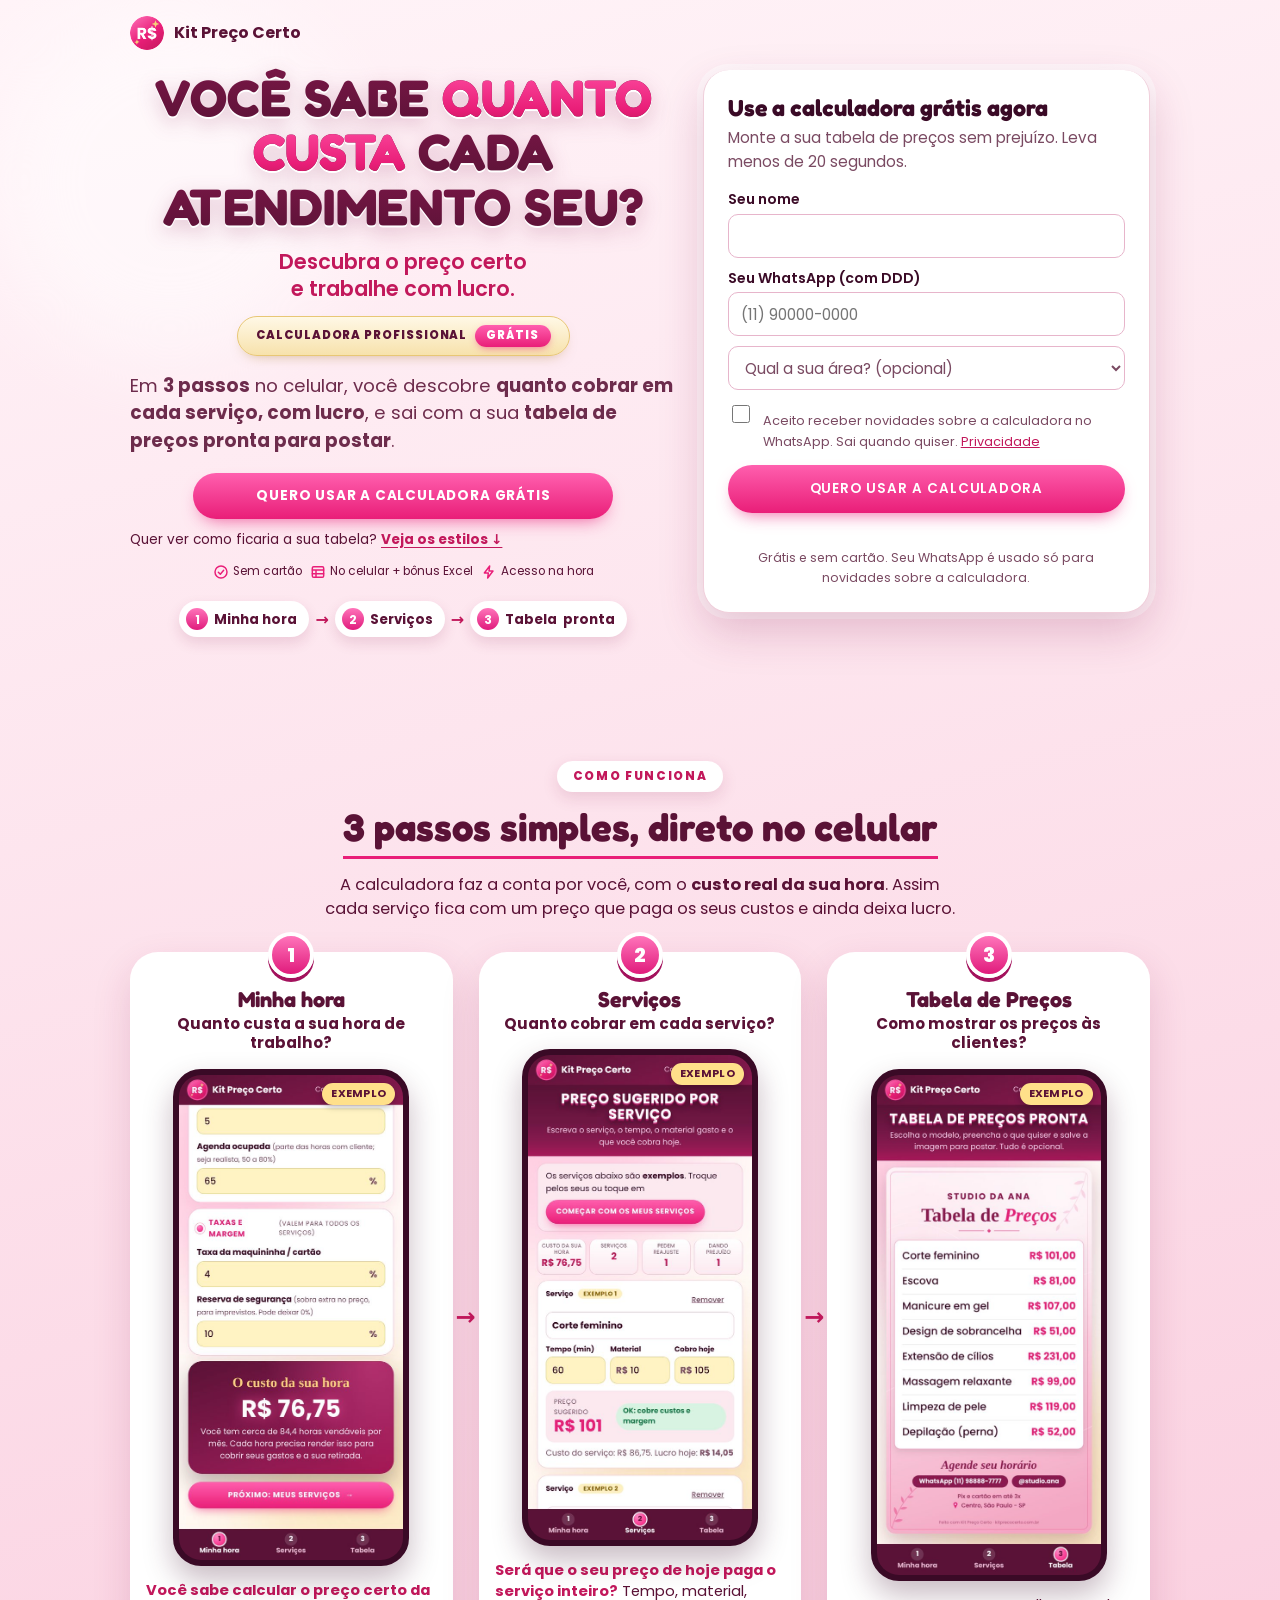
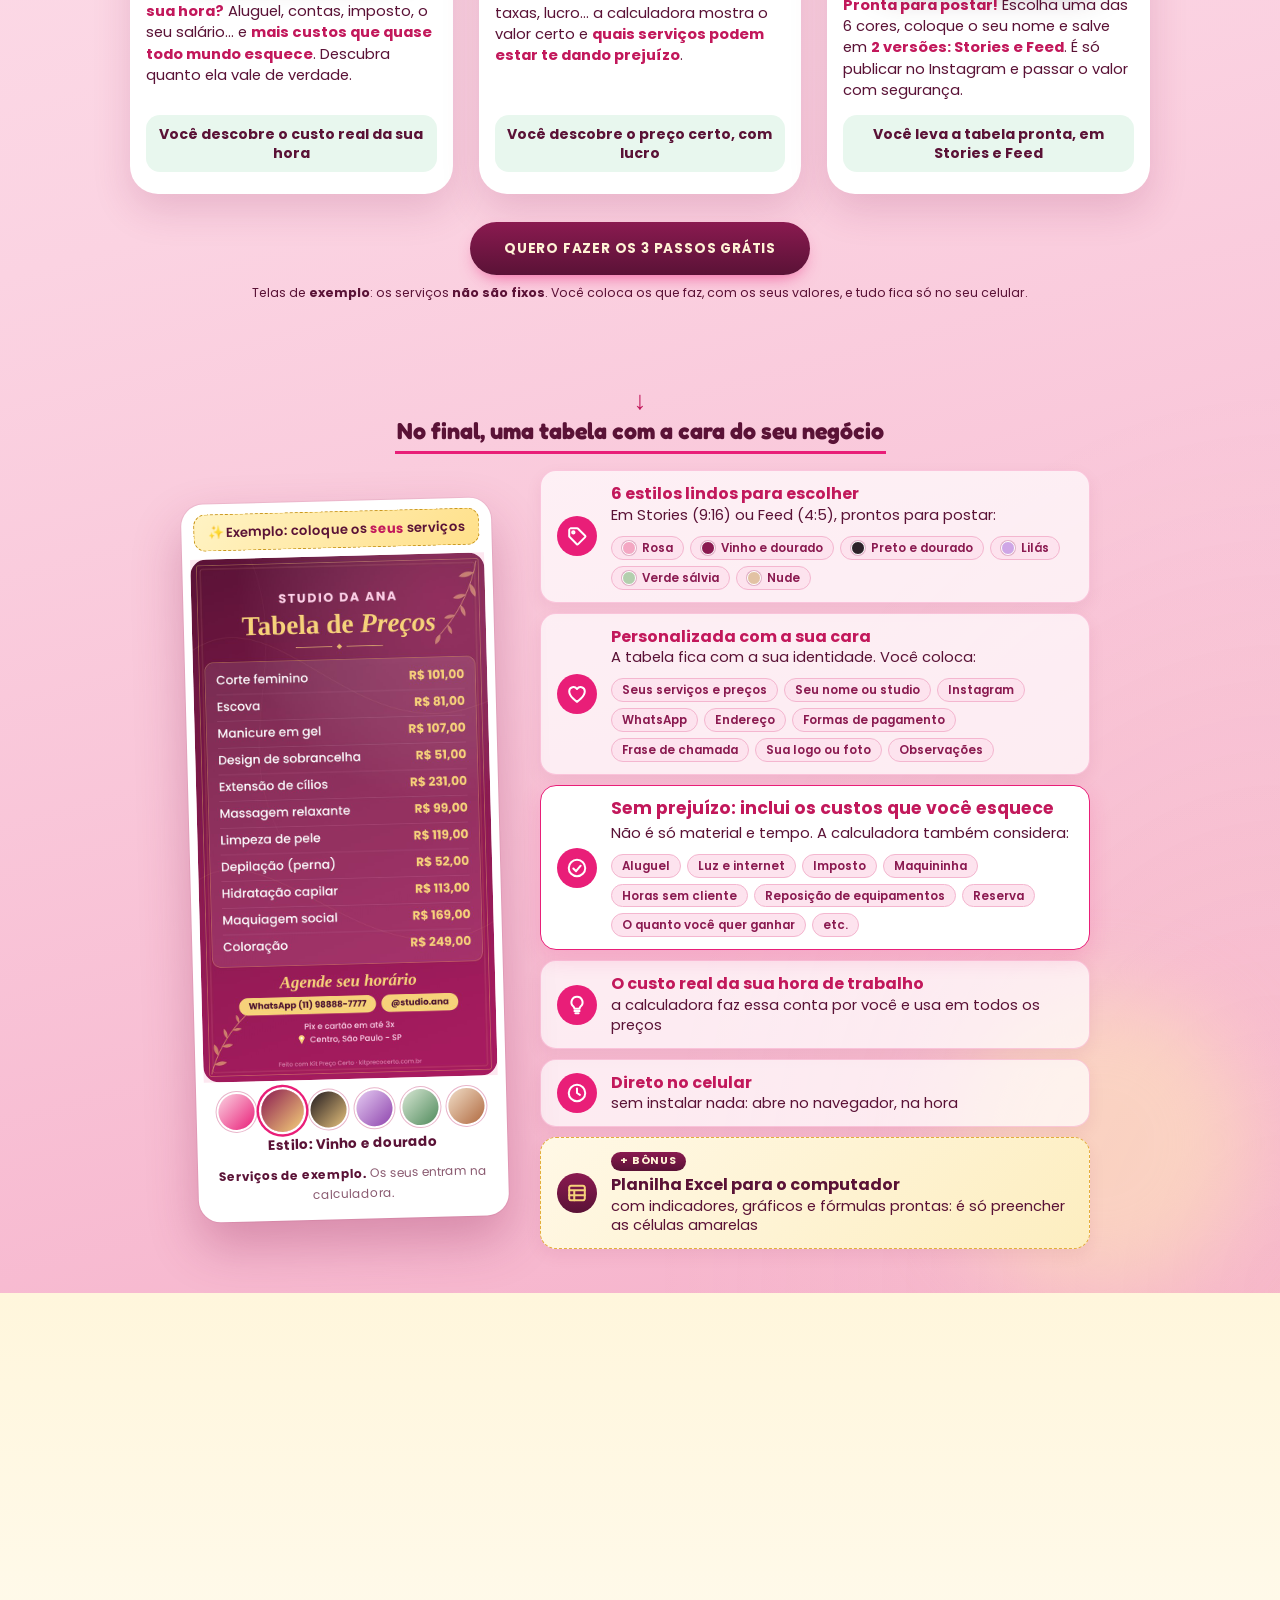
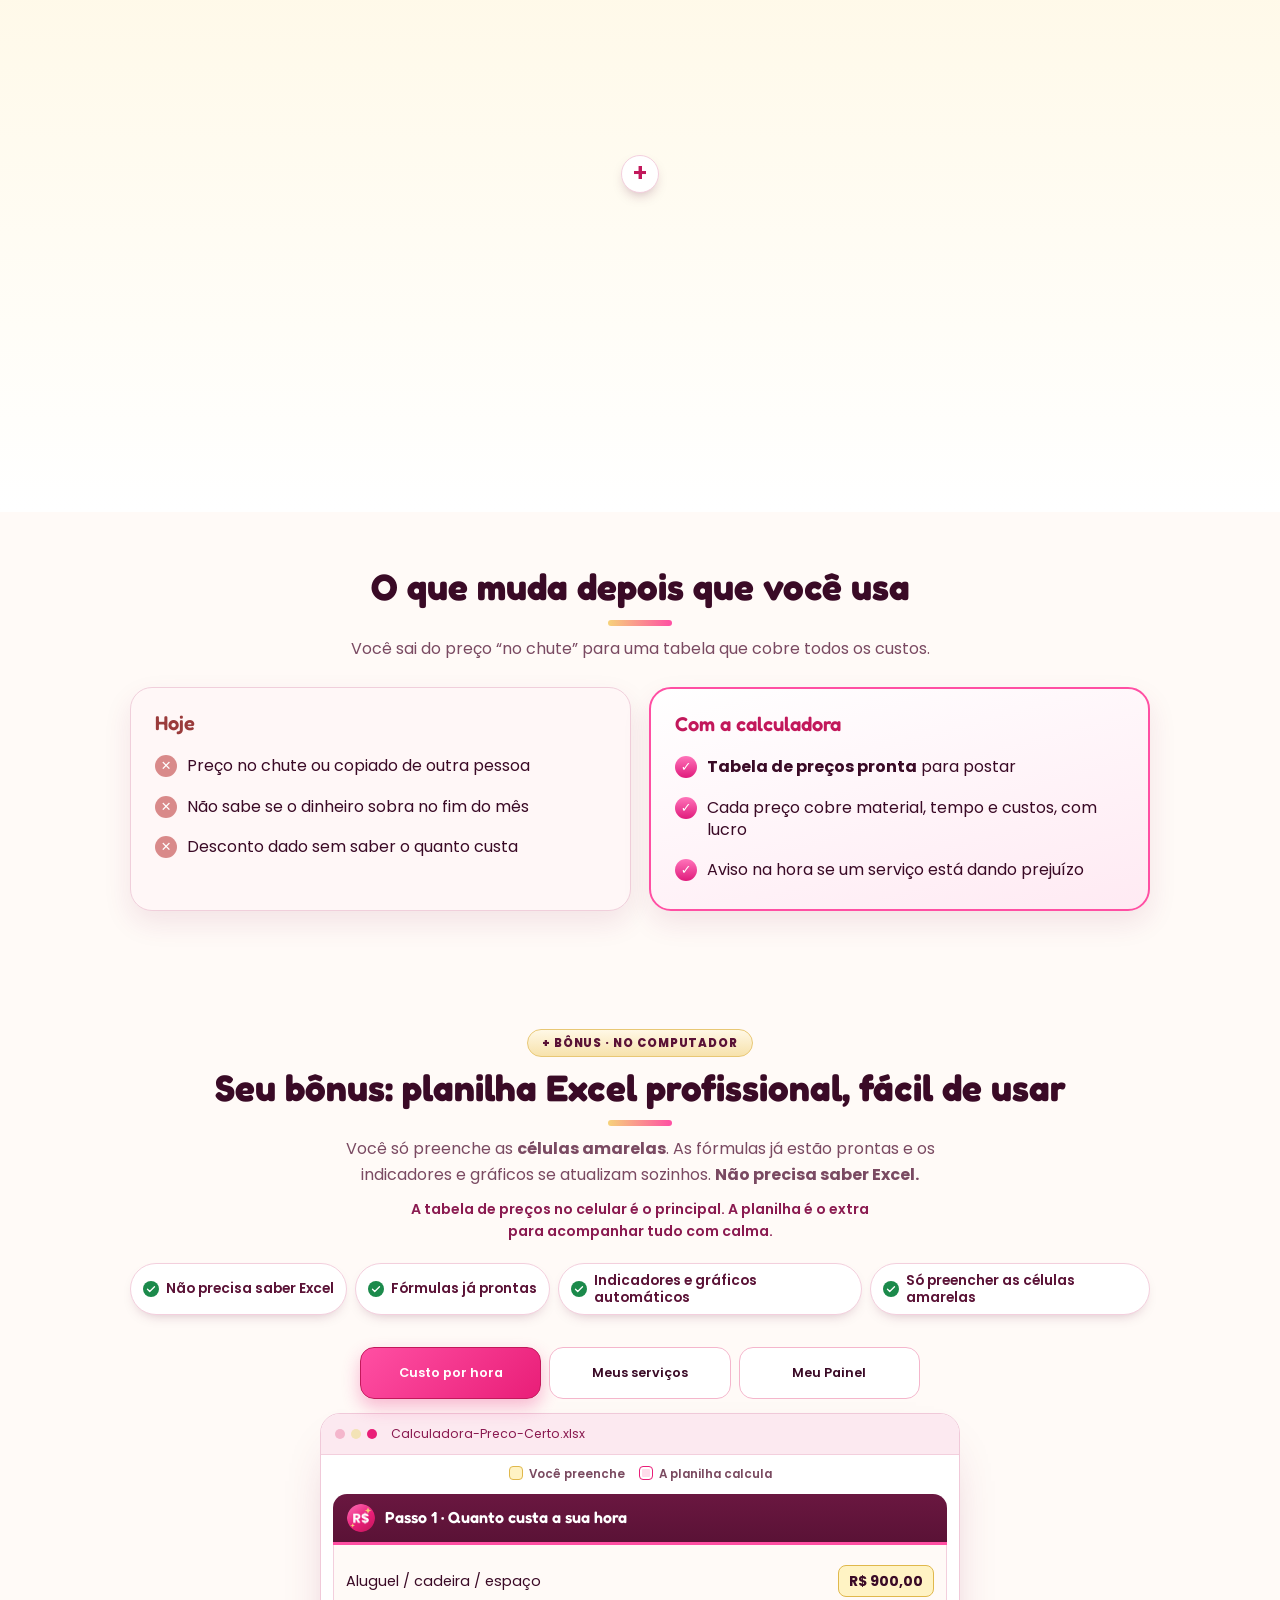
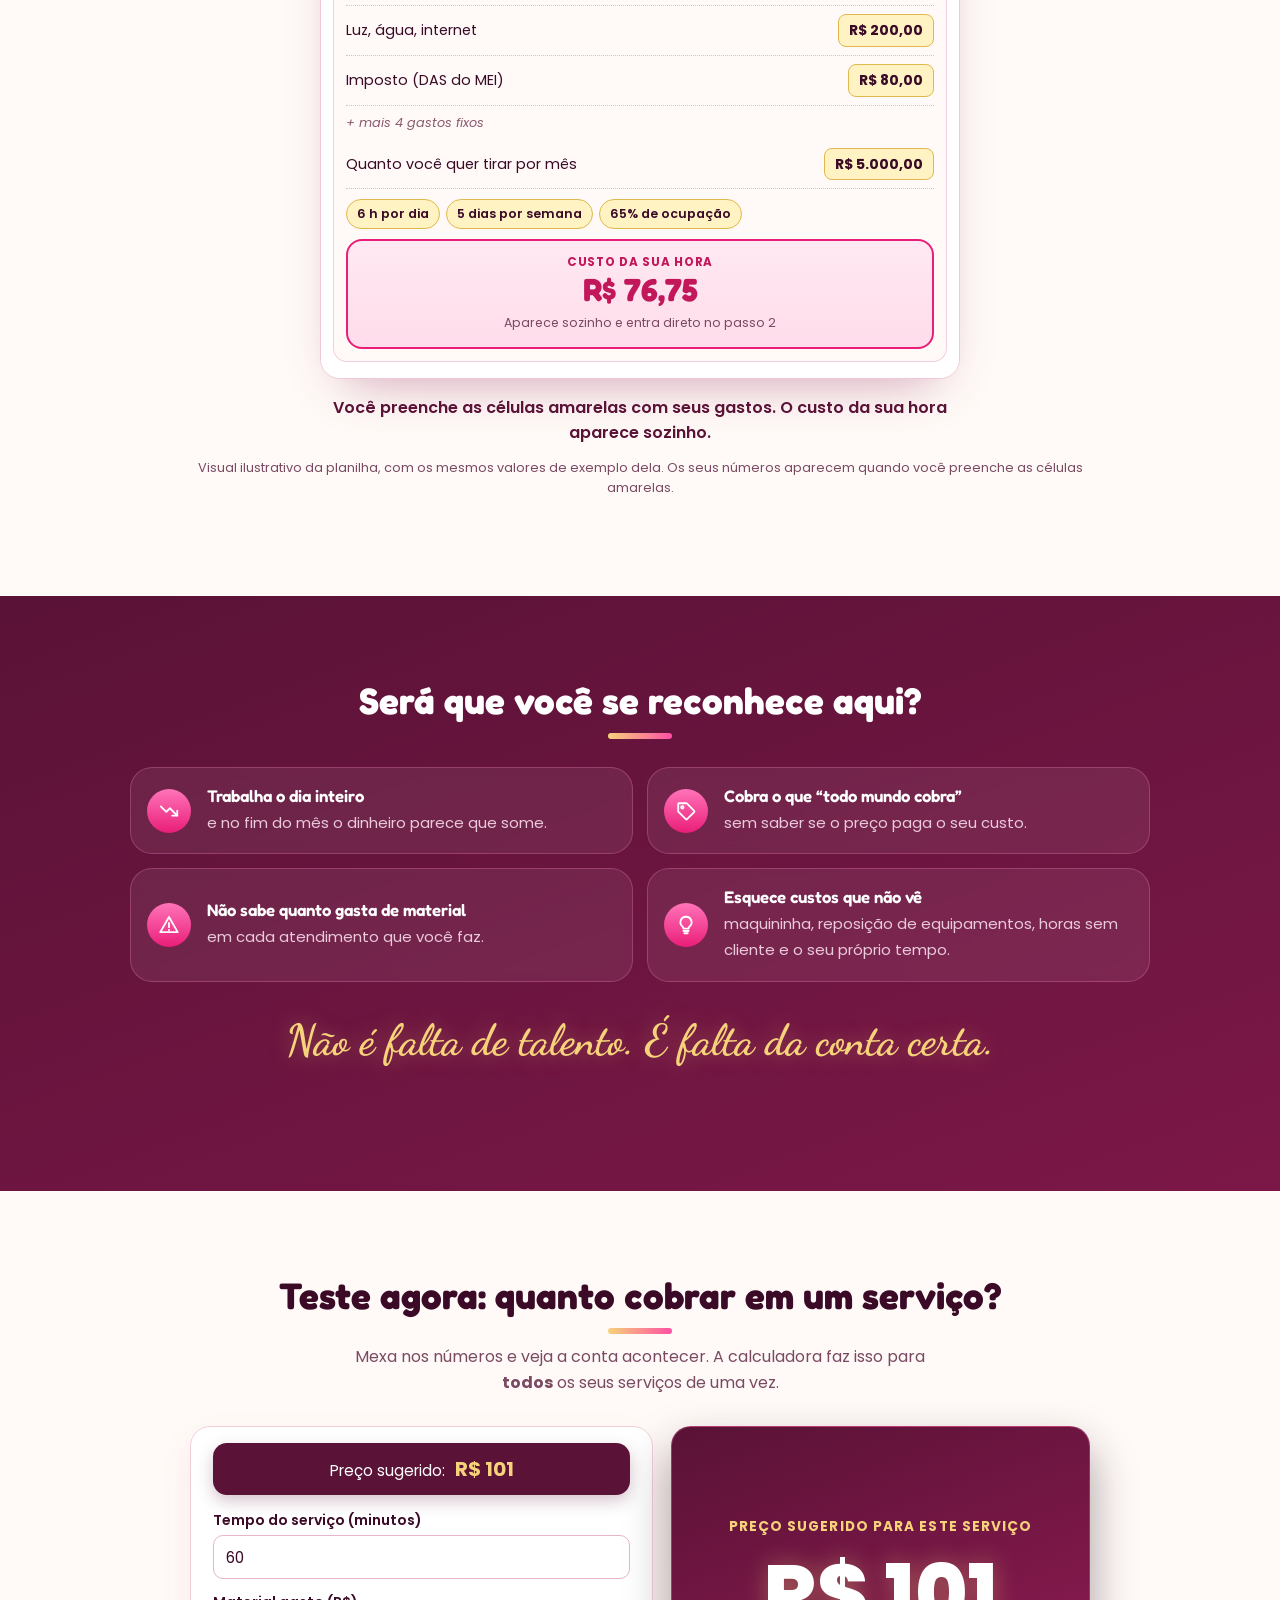
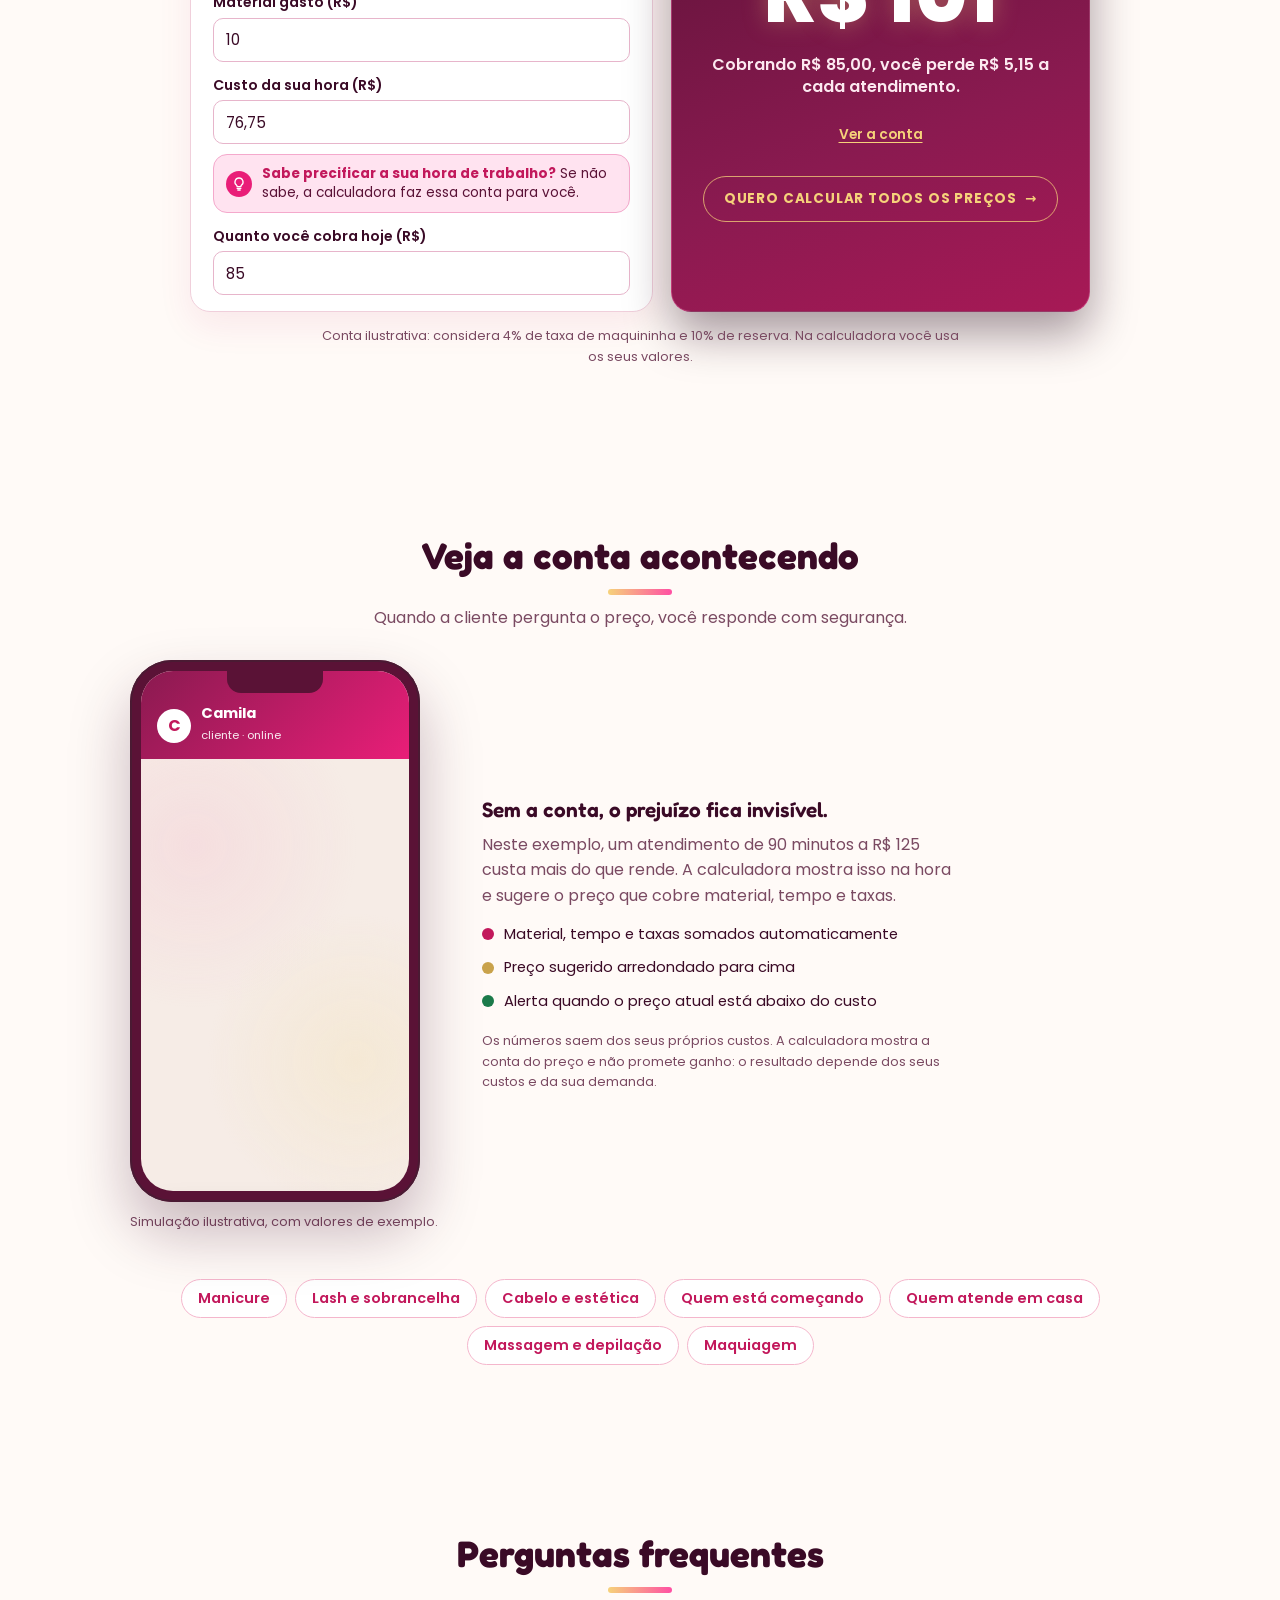
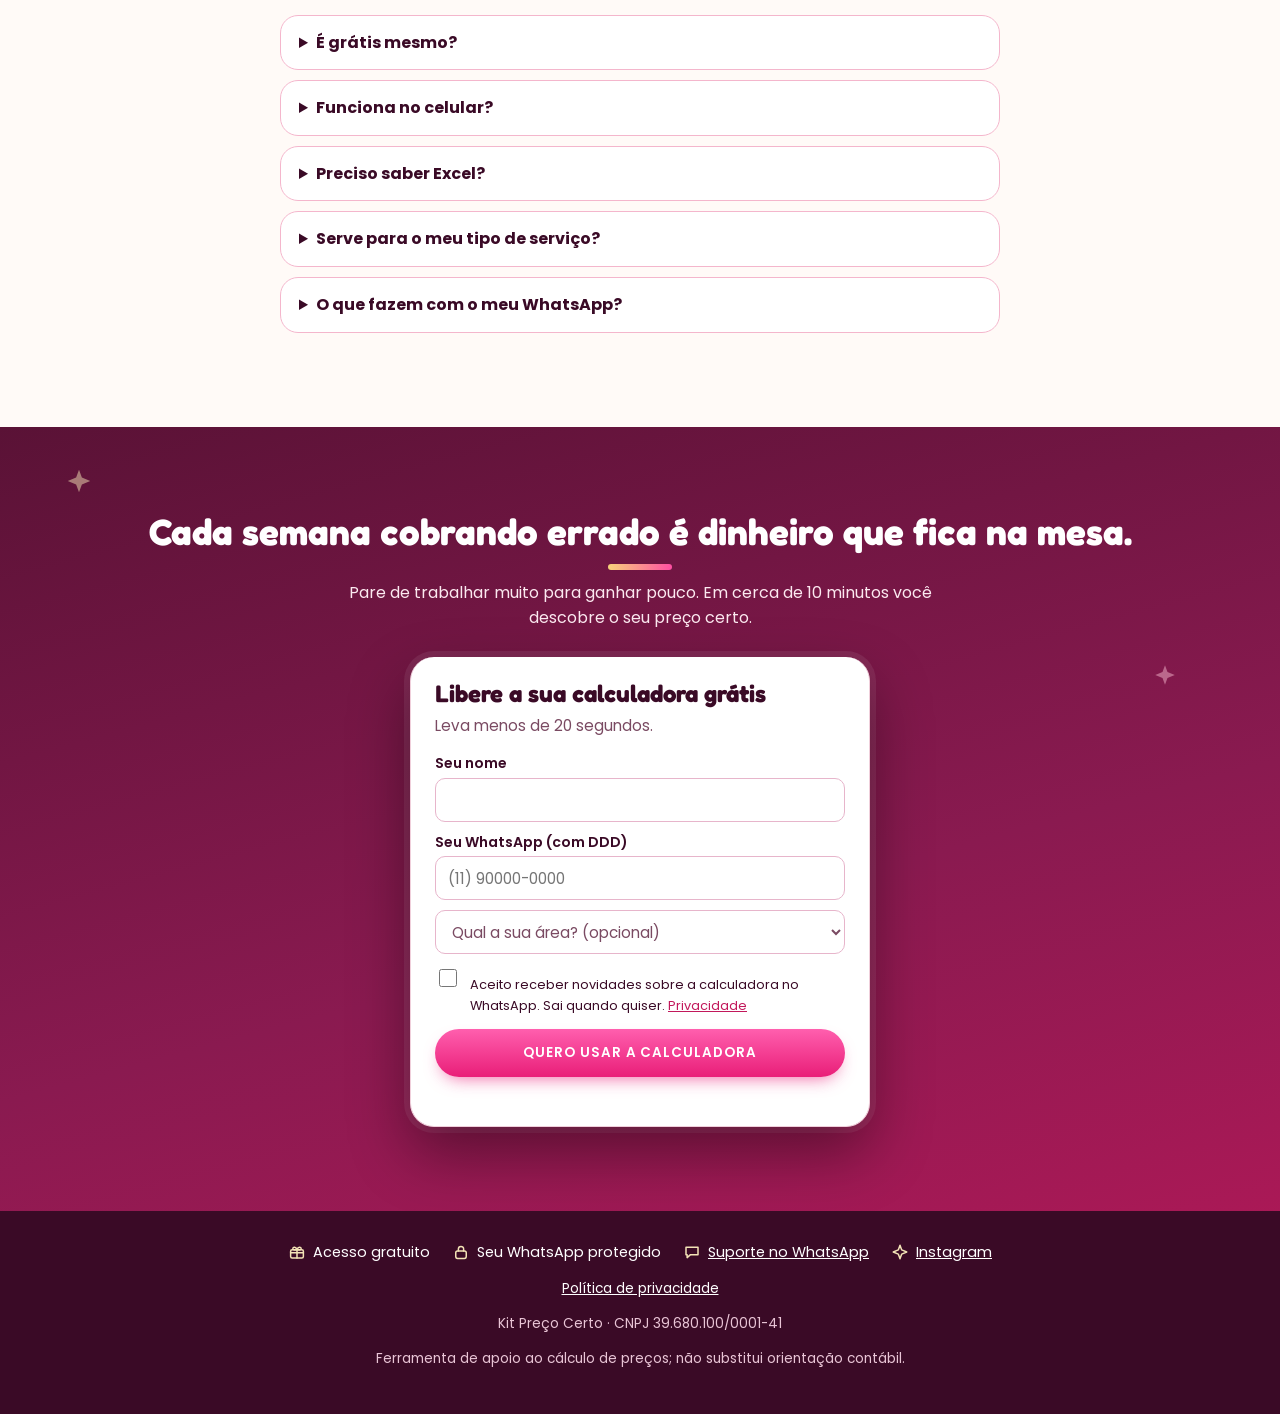
<file: tt/index.html>
<!doctype html>
<html lang="pt-BR"><head><meta charset="utf-8"><meta name="viewport" content="width=device-width,initial-scale=1">
<title>Kit Preço Certo</title><meta name="robots" content="noindex">
<meta http-equiv="refresh" content="0;url=/?o=tt">
<link rel="icon" href="/favicon.png">
<style>body{margin:0;min-height:100vh;display:grid;place-items:center;background:#fff4f8;color:#5a1236;font-family:Poppins,system-ui,sans-serif}a{color:#C2185B}</style>
</head><body><p>Abrindo o Kit Preço Certo… <a href="/?o=tt">Toque aqui se não abrir</a></p>
<script>location.replace('/?o=tt')</script></body></html>
</file>
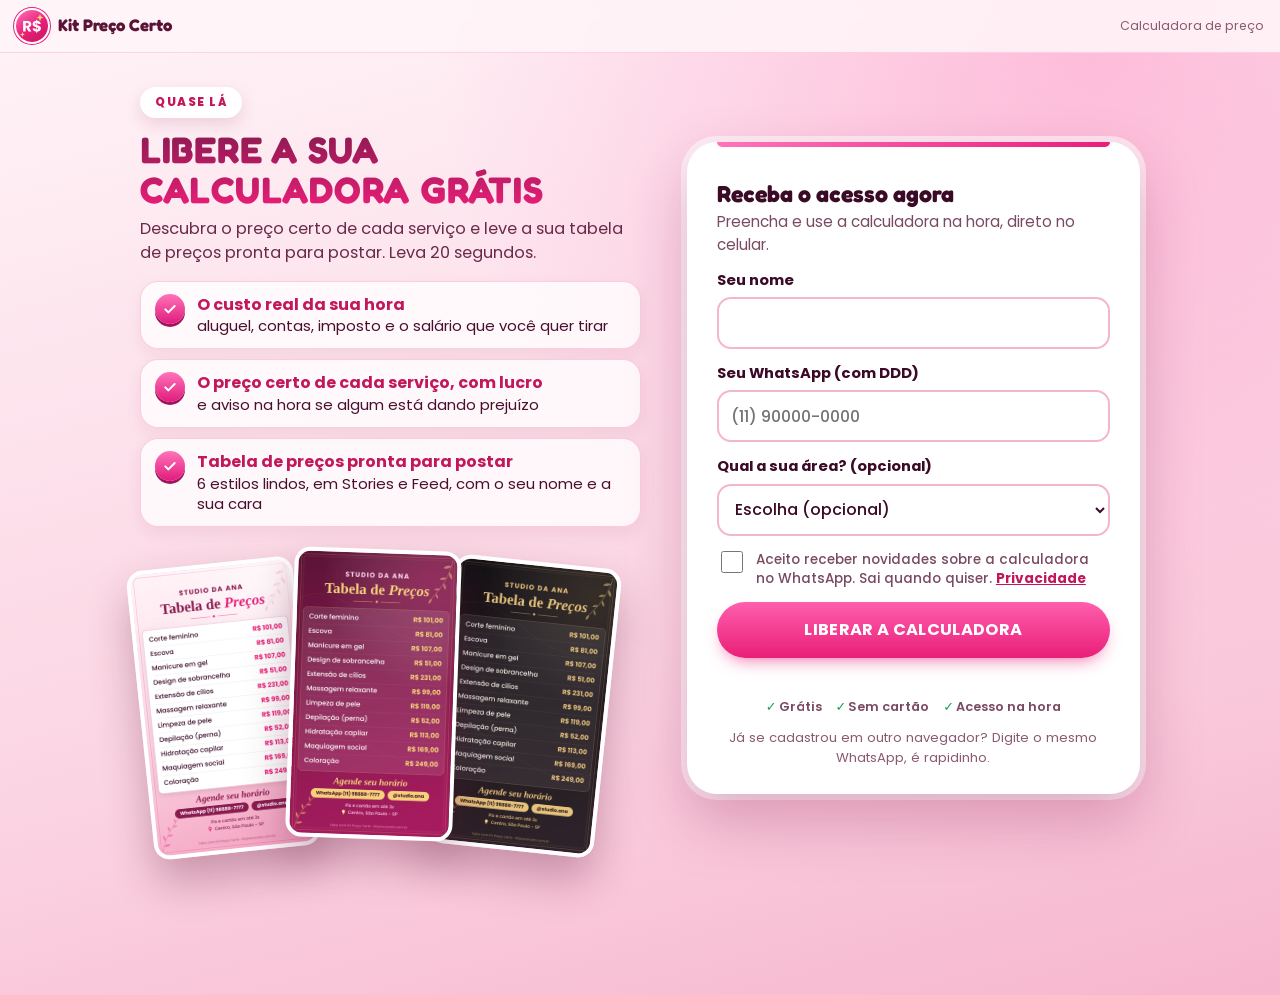
<file: calculadora.html>
<!doctype html>
<html lang="pt-BR"><head><meta charset="utf-8">
<meta name="viewport" content="width=device-width, initial-scale=1, viewport-fit=cover">
<meta name="robots" content="noindex,nofollow">
<title>Calculadora de preço · Kit Preço Certo</title>
<meta name="theme-color" content="#C2185B">
<link rel="icon" type="image/png" href="favicon.png"><link rel="apple-touch-icon" href="apple-touch-icon.png">
<link rel="preconnect" href="https://fonts.googleapis.com"><link rel="preconnect" href="https://fonts.gstatic.com" crossorigin>
<link href="https://fonts.googleapis.com/css2?family=Fredoka:wght@600;700&family=Poppins:wght@400;500;600;700;800&family=Dancing+Script:wght@700&family=Playfair+Display:ital,wght@0,500;0,600;0,700;1,500;1,600&display=swap" rel="stylesheet">
<style>
:root{--magenta:#C2185B;--magenta-d:#9C1049;--pink:#E91E78;--rose:#F4B6CC;--blush:#FCE9F0;--nude:#F8EDE6;--cream:#FFFAF7;--gold:#C9A24B;--gold-l:#F3E3B6;--ink:#3A0A26;--mut:#7A4A62;--line:#F0CFDB;--ok:#1b7a4a;--bad:#B00020;--yellow:#FFF3C4}
*{box-sizing:border-box}
html{-webkit-text-size-adjust:100%}
body{margin:0;background:var(--cream);color:var(--ink);font-family:Poppins,system-ui,sans-serif;font-size:16px;line-height:1.5;padding-bottom:calc(82px + env(safe-area-inset-bottom))}
.top{position:sticky;top:0;z-index:20;background:#fff;border-bottom:1px solid var(--line);padding:10px 16px;display:flex;align-items:center;gap:10px}
.top img{width:32px;height:32px;border-radius:50%}
.top b{color:var(--magenta);font-size:1rem}
.top span{margin-left:auto;font-size:.78rem;color:var(--mut)}
main{max-width:600px;margin:0 auto;padding:18px 16px 24px}
h1{font-family:"Playfair Display",Georgia,serif;font-size:1.65rem;line-height:1.15;margin:4px 0 6px}
h2{font-family:"Playfair Display",Georgia,serif;font-size:1.3rem;margin:0 0 4px}
.lead{color:var(--mut);margin:0 0 16px;font-size:.95rem}
.step{display:none}.step.on{display:block}
.card{background:#fff;border:1px solid var(--line);border-radius:18px;padding:16px;margin:0 0 14px;box-shadow:0 10px 24px rgba(194,24,91,.06)}
.card h3{margin:0 0 10px;font-size:1rem;color:var(--magenta)}
label{display:block;font-weight:600;font-size:.9rem;margin:12px 0 4px}
label small{font-weight:400;color:var(--mut)}
.in{width:100%;font:500 1.05rem Poppins,sans-serif;color:var(--ink);background:var(--yellow);border:1.5px solid #E8D48A;border-radius:12px;padding:12px 14px;min-height:48px;outline:none}
.in:focus{border-color:var(--magenta);box-shadow:0 0 0 3px rgba(194,24,91,.15)}
.in.txt{background:#fff;border-color:var(--line)}
.pre{position:relative}.pre i{position:absolute;left:14px;top:50%;transform:translateY(-50%);font-style:normal;color:var(--mut);font-weight:600;pointer-events:none}.pre .in{padding-left:44px}
.pc{position:relative}.pc i{position:absolute;right:14px;top:50%;transform:translateY(-50%);font-style:normal;color:var(--mut);font-weight:600;pointer-events:none}.pc .in{padding-right:36px}
.tot{display:flex;justify-content:space-between;align-items:baseline;border-top:2px dashed var(--line);margin-top:14px;padding-top:12px;font-weight:700}
.hero{background:linear-gradient(135deg,var(--magenta),var(--magenta-d));color:#fff;border-radius:20px;padding:20px 18px;text-align:center;margin:0 0 14px}
.hero small{color:var(--gold-l);font-weight:600;display:block}
.hero strong{display:block;font-family:"Playfair Display",Georgia,serif;font-size:2.6rem;line-height:1.1;margin:4px 0}
.hero p{margin:6px 0 0;font-size:.88rem;color:#FCE9F0}
.banner{background:var(--gold-l);border-radius:14px;padding:12px 14px;margin:0 0 14px;font-size:.9rem}
.banner button{margin-top:8px}
.btn{display:block;width:100%;border:0;border-radius:999px;padding:14px 18px;min-height:50px;font:700 1rem Poppins,sans-serif;color:#fff;background:linear-gradient(135deg,var(--pink),var(--magenta));box-shadow:0 8px 18px rgba(194,24,91,.25);cursor:pointer}
.btn.o{background:#fff;color:var(--magenta);border:2px solid var(--rose);box-shadow:none}
.btn.s{display:inline-block;width:auto;min-height:40px;padding:8px 16px;font-size:.85rem}
.btn.g{background:none;border:0;box-shadow:none;color:var(--mut);text-decoration:underline;font-weight:500;min-height:40px}
.stats{display:grid;grid-template-columns:1fr 1fr;gap:10px;margin:0 0 14px}
.stat{background:#fff;border:1px solid var(--line);border-top:3px solid var(--gold);border-radius:14px;padding:10px 12px;text-align:center}
.stat small{display:block;font-size:.7rem;text-transform:uppercase;letter-spacing:.04em;color:var(--mut)}
.stat b{font-family:"Playfair Display",Georgia,serif;font-size:1.6rem;color:var(--magenta);line-height:1.2}
.svc{background:#fff;border:1px solid var(--line);border-radius:18px;padding:14px;margin:0 0 12px;box-shadow:0 10px 24px rgba(194,24,91,.06)}
.svc .g3{display:grid;grid-template-columns:1fr 1fr 1fr;gap:8px}
.svc label{margin:10px 0 3px;font-size:.78rem}
.extag{display:inline-block;margin-left:6px;background:#FFF0C2;color:#8A6208;border-radius:999px;padding:1px 9px;font-size:.66rem;font-weight:700;text-transform:uppercase;letter-spacing:.04em;vertical-align:middle}
.hint{margin:-4px 0 10px;font-size:.88rem;color:#7a4a62}.hint b{color:#C2185B}
.svc .in{padding:10px 10px;font-size:1rem}
.svc .pre .in{padding-left:34px}.svc .pre i{left:10px}
.res{margin-top:12px;background:var(--blush);border-radius:14px;padding:12px 14px;display:flex;align-items:center;justify-content:space-between;gap:10px}
.res small{display:block;color:var(--mut);font-size:.72rem;text-transform:uppercase;letter-spacing:.04em}
.res strong{font-family:"Playfair Display",Georgia,serif;font-size:1.8rem;color:var(--magenta);line-height:1.1}
.badge{display:inline-block;border-radius:999px;padding:5px 12px;font-size:.78rem;font-weight:700}
.b-ok{background:#d9f3e3;color:var(--ok)}.b-at{background:#fff0c2;color:#8a6208}.b-pr{background:#ffd9e6;color:var(--bad)}.b-no{background:#eee;color:#666}
.lucro{margin-top:8px;font-size:.88rem;color:var(--mut)}.lucro b.neg{color:var(--bad)}
.rm{float:right;font-size:.8rem}
details{background:#fff;border:1px solid var(--line);border-radius:14px;padding:12px 14px;margin:0 0 14px}
summary{font-weight:600;cursor:pointer}
details p{margin:8px 0 0;font-size:.9rem;color:var(--mut)}
.tbl{width:100%;border-collapse:collapse}.tbl td{padding:11px 4px;border-bottom:1px solid var(--line)}.tbl td:last-child{text-align:right;font-weight:700;color:var(--magenta)}
.note{font-size:.8rem;color:var(--mut)}
.nav{position:fixed;left:0;right:0;bottom:0;z-index:30;background:#fff;border-top:1px solid var(--line);display:grid;grid-template-columns:repeat(3,1fr);padding:6px 8px calc(6px + env(safe-area-inset-bottom))}
.nav button{background:none;border:0;border-radius:12px;padding:8px 4px;font:600 .78rem Poppins,sans-serif;color:var(--mut);cursor:pointer;display:flex;flex-direction:column;align-items:center;gap:2px;min-height:54px}
.nav button b{display:grid;place-items:center;width:26px;height:26px;border-radius:50%;background:var(--blush);color:var(--magenta);font-size:.85rem}
.nav button.on{color:var(--magenta)}.nav button.on b{background:var(--magenta);color:#fff}
.toast{position:fixed;left:50%;bottom:calc(92px + env(safe-area-inset-bottom));transform:translateX(-50%);background:var(--ink);color:#fff;border-radius:999px;padding:10px 18px;font-size:.88rem;opacity:0;pointer-events:none;transition:opacity .25s;z-index:40}
.toast.show{opacity:1}
#imgmodal{position:fixed;inset:0;z-index:60;background:rgba(58,10,38,.88);overflow:auto;padding:16px;display:flex;justify-content:center}
#imgmodal .mbox{max-width:420px;width:100%;margin:auto;text-align:center;color:#fff}
#imgmodal .mt{margin:0 0 10px;font-size:.92rem}
#imgmodal img{width:100%;border-radius:14px;margin:0 0 12px;-webkit-touch-callout:default;-webkit-user-select:auto;user-select:auto}
#imgmodal .btn.g{color:#fff}
@media(min-width:700px){.nav{max-width:600px;margin:0 auto;border:1px solid var(--line);border-radius:18px 18px 0 0}}

/* ===== visual v2 (ameixa + rosa) ===== */
:root{--plum:#5a1236;--plum2:#8a1a50;--hot:#FF4FA3;--hot2:#E91E78;--disp:Fredoka,Poppins,sans-serif;--script:"Dancing Script","Segoe Script",cursive}
.top{background:linear-gradient(135deg,var(--plum),var(--plum2));border-bottom:0}
.top b{color:#fff}.top span{color:#F0C9DC}
.top img{box-shadow:0 0 0 2px var(--hot)}
h1{font-family:var(--disp);font-weight:400;text-transform:uppercase;letter-spacing:.02em;font-size:2.2rem;line-height:1.05;margin:4px 0 8px;background:linear-gradient(180deg,var(--plum2),var(--hot2));-webkit-background-clip:text;background-clip:text;-webkit-text-fill-color:transparent;color:transparent}
h2{font-family:Poppins,sans-serif;font-weight:800;font-size:1.35rem}
.card h3,.svc h3{text-transform:uppercase;letter-spacing:.05em;font-size:.82rem;font-weight:800;color:var(--hot2)}
.card{border-radius:22px;border-color:#F4C4D8}
.hero{background:radial-gradient(circle at 90% 0,rgba(255,79,163,.45),transparent 50%),linear-gradient(160deg,var(--plum),var(--plum2) 62%,#c2185b 135%);border-radius:24px;box-shadow:0 18px 40px rgba(36,8,24,.3)}
.hero small{color:#f6d27a;text-transform:uppercase;letter-spacing:.08em;font-weight:700}
.hero strong{font-family:Poppins,sans-serif;font-weight:800;text-shadow:0 0 24px rgba(255,79,163,.7)}
.btn{background:linear-gradient(135deg,var(--hot),var(--hot2));text-transform:uppercase;letter-spacing:.04em;font-weight:800;font-size:.92rem;box-shadow:0 10px 24px rgba(233,30,120,.4)}
.btn.o{background:#fff;color:var(--hot2);border-color:var(--hot)}
.btn.g{background:none;text-transform:none;letter-spacing:0;font-weight:500}
.btn.s{font-size:.8rem}
.stat{border-top:0;border-radius:18px;background:linear-gradient(180deg,#fff,var(--blush));border-color:#F4C4D8}
.stat b{font-family:Poppins,sans-serif;font-weight:800}
.res strong{font-family:Poppins,sans-serif;font-weight:800;color:var(--hot2)}
.banner{background:var(--blush);border:1px solid #F4C4D8;border-radius:16px}
.nav{background:var(--plum);border-top:0}
.nav button{color:#E3B9CE}.nav button b{background:rgba(255,255,255,.12);color:#fff}
.nav button.on{color:#fff}.nav button.on b{background:linear-gradient(135deg,var(--hot),var(--hot2));box-shadow:0 0 0 2px #fff}
@media(min-width:700px){.nav{border:0}}
.tbl td:last-child{color:var(--hot2);white-space:nowrap;padding-left:12px}

/* ===== visual v3: igual ao site (topo vinho, titulo cromado, botoes 3D, brilhos de fundo) ===== */
:root{--script:"Dancing Script","Segoe Script",cursive}
html{background:var(--cream)}
body{background:transparent}
body::before,body::after{content:"";position:fixed;z-index:-1;pointer-events:none;border-radius:50%;filter:blur(80px)}
body::before{width:420px;height:420px;left:-140px;top:-60px;background:#FF7DBB;opacity:.35;animation:f1 16s ease-in-out infinite}
body::after{width:460px;height:460px;right:-170px;bottom:-120px;background:#f6d27a;opacity:.4;animation:f2 18s ease-in-out infinite}
@keyframes f1{0%,100%{transform:translate(0,0)}50%{transform:translate(40px,50px)}}
@keyframes f2{0%,100%{transform:translate(0,0)}50%{transform:translate(-50px,-30px)}}
.top{background:linear-gradient(160deg,#5a1236,#8a1a50)}
main{padding-top:0}
.step>h1{margin:0 -16px;padding:18px 16px 4px;text-align:center;font-family:var(--disp);font-weight:700;text-transform:uppercase;letter-spacing:.025em;font-size:clamp(1.9rem,9vw,2.5rem);line-height:1.05;
  background:linear-gradient(180deg,#FFFFFF 0%,#FFFFFF 46%,#FFE1EF 62%,#FFA9D1 82%,#FF7DBB 100%),linear-gradient(160deg,#5a1236,#8a1a50);
  -webkit-background-clip:text;background-clip:text;-webkit-text-fill-color:transparent;color:transparent;position:relative;filter:drop-shadow(0 2px 0 #7d1148) drop-shadow(0 4px 0 #3a0a26)}
.step>h1:before{content:"♡";display:block;font-size:1.3rem;line-height:1;margin-bottom:6px;-webkit-text-fill-color:#FF8EC6;color:#FF8EC6;filter:drop-shadow(0 0 8px rgba(255,79,163,.8));font-family:Arial,sans-serif;font-weight:400}
.step>h1+.lead{margin:0 -16px 16px;padding:6px 18px 22px;text-align:center;color:#FFD3E8;background:linear-gradient(160deg,#5a1236,#8a1a50 70%,#c2185b 140%);font-size:.95rem}
.step>h1{background-color:transparent}
/* faixa vinho atras do titulo: pseudo do main */
.step{position:relative}
.step:before{content:"";position:absolute;left:-16px;right:-16px;top:0;height:92px;background:linear-gradient(160deg,#5a1236,#8a1a50);z-index:-1}
.btn:not(.s):not(.o):not(.g){background:linear-gradient(180deg,#FF74BA 0%,#FF3A98 48%,#E01B7C 100%);border:1.5px solid rgba(255,255,255,.6);letter-spacing:.03em;text-shadow:0 1px 2px rgba(120,0,60,.35);
  box-shadow:inset 0 2px 0 rgba(255,255,255,.55),inset 0 -3px 0 rgba(130,0,70,.22),0 5px 0 #A3125D,0 16px 30px rgba(233,30,120,.45);transition:transform .15s,box-shadow .15s}
.btn:not(.s):not(.o):not(.g):active{transform:translateY(4px);box-shadow:inset 0 2px 0 rgba(255,255,255,.5),0 1px 0 #A3125D,0 8px 16px rgba(233,30,120,.4)}
.btn.s{background:linear-gradient(180deg,#FF74BA,#E01B7C);border:1.5px solid rgba(255,255,255,.6);box-shadow:inset 0 2px 0 rgba(255,255,255,.5),0 3px 0 #A3125D}
.btn.o{border:2px solid var(--hot);box-shadow:0 4px 0 rgba(233,30,120,.25)}
.card h3{display:flex;align-items:center;gap:10px}
.card h3:before{content:"";width:12px;height:12px;border-radius:50%;background:radial-gradient(circle at 32% 25%,#FF8CC4,#FF4FA3 45%,#E91E78);box-shadow:0 0 0 3px #fff,0 0 0 4px rgba(233,30,120,.35)}
.hero small{font-family:var(--script);text-transform:none;font-size:1.5rem;letter-spacing:0;color:#f6d27a}
.nav button b{background:rgba(255,255,255,.14)}
.nav button.on b{background:radial-gradient(circle at 32% 25%,#FF8CC4,#FF4FA3 45%,#E91E78);color:#5a1236;box-shadow:0 0 0 3px #fff,0 0 0 4px rgba(233,30,120,.4)}
@media(prefers-reduced-motion:reduce){body::before,body::after{animation:none}}

.step:before{display:none}
.step>h1{background:linear-gradient(180deg,#5a1236,#701744);-webkit-background-clip:border-box;background-clip:border-box;-webkit-text-fill-color:#fff;color:#fff;filter:none;
  text-shadow:0 2px 0 #D43A86,0 4px 0 #7d1148,0 7px 10px rgba(20,2,12,.45)}
.step>h1:before{-webkit-text-fill-color:#FF8EC6;text-shadow:none}
.step>h1+.lead{background:linear-gradient(180deg,#701744,#8a1a50 60%,#a8195a)}
.btn.g,.btn.g.s{background:none;border:0;box-shadow:none;text-shadow:none;color:var(--mut);text-transform:none;letter-spacing:0}
.rm{padding:4px 8px}

h2,h3.title{font-family:var(--disp);font-weight:700;font-size:1.4rem;text-transform:none}
.card h3{font-family:Poppins,sans-serif}

.pvbox{max-width:360px;margin:0 auto 14px;border-radius:16px;overflow:hidden;box-shadow:0 14px 34px rgba(90,18,54,.25);background:#fff}
.pvbox canvas{display:block;width:100%;height:auto}
.sec{margin:0 0 8px;font-weight:700;color:var(--ink);display:flex;align-items:center;gap:8px}
.sec b{display:grid;place-items:center;width:24px;height:24px;border-radius:50%;background:linear-gradient(180deg,#FF74BA,#E01B7C);color:#fff;font-size:.8rem}
.sec small{font-weight:400;color:var(--mut)}
.themes{display:grid;grid-template-columns:repeat(3,1fr);gap:8px}
.themes button{border:2px solid #F0CFDB;background:#fff;border-radius:14px;padding:8px 6px 6px;cursor:pointer;font:600 .78rem Poppins,sans-serif;color:var(--ink);display:flex;flex-direction:column;align-items:center;gap:6px}
.themes button i{display:block;width:100%;height:34px;border-radius:9px}
.themes button.on{border-color:#E91E78;box-shadow:0 0 0 3px rgba(233,30,120,.18)}
.seg{display:grid;grid-template-columns:1fr 1fr;gap:8px}
.seg button{border:2px solid #F0CFDB;background:#fff;border-radius:999px;padding:10px;font:600 .88rem Poppins,sans-serif;color:var(--ink);cursor:pointer}
.seg button.on{background:#E91E78;border-color:#E91E78;color:#fff}
input[type=file].in{background:#fff;padding:10px}

/* v39: telas mais compactas no celular */
body{padding-bottom:calc(66px + env(safe-area-inset-bottom))}
main{padding-top:0}
.step>h1{font-size:clamp(1.35rem,6.2vw,1.75rem)!important;padding:12px 16px 2px!important;line-height:1.1!important}
.step>h1:before{display:none!important}
.step>h1+.lead{padding:2px 18px 14px!important;font-size:.85rem!important;margin-bottom:12px!important}
.stats{grid-template-columns:repeat(4,1fr);gap:6px;margin-bottom:10px}
.stat{padding:7px 4px;border-radius:12px}
.stat small{font-size:.58rem;line-height:1.15;letter-spacing:.02em}
.stat b{font-size:1.05rem!important}
.in{min-height:44px;padding:9px 12px;font-size:1rem}
.card{padding:14px;margin-bottom:10px}
.nav{padding:3px 8px calc(3px + env(safe-area-inset-bottom))}
.nav button{min-height:46px;padding:4px;font-size:.74rem;gap:1px}
.nav button b{width:22px;height:22px;font-size:.78rem;box-shadow:none!important}
.nav button.on b{box-shadow:0 0 0 2px #fff!important}

#studio,.svc input[data-f="n"],input.in.txt[data-f="n"]{font-weight:700}
/* botões unificados com o site (sem brilho) */
.btn.btn.btn.btn{display:flex;align-items:center;justify-content:center;text-align:center;gap:8px;width:100%;min-height:46px;padding:0 20px;border:0;border-radius:999px;font:700 .84rem Poppins,sans-serif;text-transform:uppercase;letter-spacing:.06em;text-shadow:none;color:#fff;background:linear-gradient(180deg,#FF5FAE,#E91E78);box-shadow:0 8px 18px -8px rgba(233,30,120,.75)}
.btn.btn.btn.btn:active{transform:translateY(1px);box-shadow:0 3px 8px -4px rgba(233,30,120,.6)}
.btn.s.btn.btn{display:inline-flex;width:auto;min-height:42px;padding:0 18px;font-size:.78rem}
.btn.o.btn.btn{background:#fff;color:#C2185B;border:1.5px solid #C2185B;box-shadow:none}
.btn.g.btn.btn{background:none;border:0;box-shadow:none;color:var(--mut);text-transform:none;letter-spacing:0;font-weight:500;min-height:40px;text-decoration:underline}
.btn[data-go]:after{content:"→";font-size:1.1em;line-height:1}

/* ===== v4: visual igual ao site principal ===== */
html{background:radial-gradient(circle at 85% 4%,rgba(255,79,163,.28),transparent 45%),linear-gradient(165deg,#fff4f8 0%,#fbd3e2 62%,#f4a7c3 120%) no-repeat;min-height:100%}
body{background:transparent}
body::before,body::after{display:none}
.top{background:rgba(255,244,248,.9);-webkit-backdrop-filter:blur(8px);backdrop-filter:blur(8px);border-bottom:1px solid rgba(233,30,120,.15)}
.top b{color:#5a1236;font-family:var(--disp);font-size:1.05rem;font-weight:700}
.top span{color:#8a5a70}
.top img{box-shadow:0 0 0 2px #fff,0 0 0 3px #E91E78}
main{max-width:620px;padding:14px 16px 24px}
.kick{display:block;width:fit-content;margin:4px auto 10px;font:800 .7rem Poppins,sans-serif;letter-spacing:.13em;text-transform:uppercase;color:#C2185B;background:#fff;border-radius:999px;padding:6px 14px;box-shadow:0 6px 16px rgba(138,26,80,.14)}
.step>h1{margin:0 0 6px!important;padding:0!important;background:none!important;-webkit-text-fill-color:#5a1236!important;color:#5a1236!important;text-shadow:none!important;filter:none!important;text-transform:none!important;letter-spacing:0!important;text-align:center;font:700 clamp(1.55rem,7vw,2rem)/1.1 Fredoka,Poppins,sans-serif!important}
.step>h1+.lead{margin:0 0 14px!important;padding:0!important;background:none!important;color:#6b2a4a!important;text-align:center;font-size:.95rem!important;line-height:1.45}
.welcome{position:relative;margin:0 0 16px;padding:16px 46px 16px 16px;border-radius:22px;color:#fff;background:radial-gradient(circle at 92% 0,rgba(255,79,163,.5),transparent 55%),linear-gradient(160deg,#5a1236,#8a1a50 70%,#c2185b 140%);box-shadow:0 14px 30px rgba(90,18,54,.3)}
.welcome[hidden]{display:none}
.welcome .wk{display:inline-block;font:800 .66rem Poppins,sans-serif;letter-spacing:.12em;text-transform:uppercase;background:#f6d27a;color:#4a0f2e;border-radius:999px;padding:4px 11px}
.welcome b{display:block;margin:6px 0 0;font:700 1.9rem/1.05 "Dancing Script","Segoe Script",cursive;color:#ffe08a}
.welcome p{margin:4px 0 0;font-size:.88rem;line-height:1.4;color:#FFD3E8}
#wclose{position:absolute;right:10px;top:10px;width:32px;height:32px;border:0;border-radius:50%;background:rgba(255,255,255,.16);color:#fff;font-size:1.2rem;line-height:1;cursor:pointer}
.demo.btn.btn.btn{display:flex;width:fit-content;margin:-4px auto 12px;justify-content:center}
.banner.warn{background:#FFF3C4;border:1px solid #E8D48A}
.banner.warn[hidden]{display:none}
.themes{display:flex;flex-wrap:wrap;justify-content:center;gap:10px;margin:2px 0 4px}
.themes button,.themes button.on{border:0;background:none;padding:0;width:auto;font-size:0;line-height:0;cursor:pointer;display:block;box-shadow:none;border-radius:50%}
.themes button i{display:block;width:38px;height:38px;border-radius:50%;box-shadow:0 0 0 2px #fff,0 0 0 3px #e9b6cb;transition:transform .2s,box-shadow .2s}
.themes button.on i{transform:scale(1.18);box-shadow:0 0 0 2px #fff,0 0 0 4px #E91E78}
.tname{margin:8px 0 10px;text-align:center;font-weight:700;font-size:.92rem;color:#8a1a50}
.step>h1>span{display:inline-block;max-width:100%;border-bottom:3px solid #E91E78;padding-bottom:7px;margin-bottom:6px;text-wrap:balance}
.pvframe{max-width:380px;margin:0 auto 10px;background:#fff;border-radius:22px;padding:8px 8px 4px;box-shadow:0 24px 50px rgba(138,26,80,.3),0 0 0 1px rgba(138,26,80,.08)}
.pvframe .pvbox{max-width:none;margin:0;border-radius:16px;box-shadow:none}
.ex-bar{margin:2px 0 8px;padding:9px 6px;border-radius:12px;background:linear-gradient(135deg,#fff3c4,#ffe08a);color:#5a1236;font-size:.8rem;line-height:1.3;text-align:center;font-weight:600;border:1px dashed #c9961a;white-space:nowrap}
.ex-bar[hidden]{display:none}
.ex-bar b{color:#C2185B}
.pvcap{margin:0;padding:10px 8px 10px;font-size:.78rem;color:#8a5a70;text-align:center}
.pvcap[hidden]{display:none}
.pvcap b{color:#5a1236}
.pvnote{margin:0 auto 10px;max-width:360px;text-align:center;font-size:.85rem;color:#6b2a4a;background:#FFF0C2;border:1px dashed #c9961a;border-radius:14px;padding:9px 12px;line-height:1.35}
.pvnote[hidden]{display:none}
.swipe{margin:-2px 0 14px;text-align:center;font-size:.78rem;color:#8a5a70}
.bonus{background:linear-gradient(180deg,#fffbe8,#FFF0C2);border:1.5px dashed #c9961a;text-align:left}
.btag{display:inline-block;font:800 .66rem Poppins,sans-serif;letter-spacing:.1em;text-transform:uppercase;background:#5a1236;color:#fff;border-radius:999px;padding:4px 11px}
.bonus .bh{margin:8px 0 4px;font:700 1.3rem Fredoka,Poppins,sans-serif;color:#3a0a26}
.bonus p{margin:0 0 12px;font-size:.92rem;color:#6b2a4a}
.tbl td.emp{white-space:normal;text-align:left;font-weight:400;color:#7A4A62;border:0;padding-left:0}
#dl.btn.btn.btn.btn{background:linear-gradient(180deg,#8a1a50,#5a1236);color:#fff;box-shadow:0 8px 18px -8px rgba(90,18,54,.7)}
</style><script>try{if(/[?&]ignorar=1/.test(location.search))localStorage.setItem("umami.disabled","1");if(/[?&]ignorar=0/.test(location.search))localStorage.removeItem("umami.disabled")}catch(e){}</script>
<script defer src="https://stats.kitprecocerto.com.br/script.js" data-website-id="849c7c60-d34a-4f54-abd3-b72d5e8b705a"></script>
</head><body>
<script>(function(){var h=document.documentElement;try{if(/[?&]ignorar=1/.test(location.search))localStorage.setItem("kpc_ok","1");if(!localStorage.getItem("kpc_ok"))h.className+=" lock";}catch(e){h.className+=" lock";}})();</script>
<style>
html.lock main,html.lock nav,html.lock .toast{display:none!important}
html.lock{background:radial-gradient(circle at 85% 4%,rgba(255,79,163,.28),transparent 45%),linear-gradient(165deg,#fff4f8 0%,#fbd3e2 62%,#f4a7c3 120%) no-repeat;min-height:100%}
html.lock body{background:transparent;min-height:100vh}
#gate{display:none;padding:22px 18px 70px}
html.lock #gate{display:block}
#gate .gw{max-width:1000px;margin:0 auto;display:grid;gap:22px}
#gate .gk{display:inline-block;font:800 .74rem Poppins,sans-serif;letter-spacing:.13em;text-transform:uppercase;color:#C2185B;background:#fff;border-radius:999px;padding:7px 15px;box-shadow:0 6px 16px rgba(138,26,80,.14)}
#gate h1{margin:12px 0 8px;font:700 clamp(1.8rem,7.4vw,2.3rem)/1.08 Fredoka,Poppins,sans-serif;color:#5a1236}
#gate h1 em{font-style:normal;color:#E91E78}
#gate .gs{margin:0 0 16px;color:#6b2a4a;font-size:1.02rem;line-height:1.45}
#gate .gb{list-style:none;margin:0;padding:0;display:grid;gap:10px}
#gate .gb li{display:flex;gap:12px;align-items:flex-start;background:rgba(255,255,255,.78);border:1px solid rgba(233,30,120,.2);border-radius:18px;padding:12px 14px;box-shadow:0 6px 16px rgba(138,26,80,.08);color:#4a0f2e;font-size:.93rem;line-height:1.35}
#gate .gb i{flex:none;width:30px;height:30px;border-radius:50%;background:linear-gradient(180deg,#FF74BA,#E01B7C);display:grid;place-items:center;box-shadow:0 3px 0 #A3125D}
#gate .gb i svg{width:16px;height:16px;fill:none;stroke:#fff;stroke-width:3;stroke-linecap:round;stroke-linejoin:round}
#gate .gb b{display:block;color:#C2185B;font-size:1rem;margin-bottom:1px}
#gate .gt{display:flex;align-items:center;gap:12px;margin-top:16px}
#gate .gt .th{display:flex}
#gate .gt .th img{width:50px;height:76px;object-fit:cover;border-radius:9px;border:2px solid #fff;box-shadow:0 6px 14px rgba(90,18,54,.25);margin-left:-14px}
#gate .gt .th img:first-child{margin-left:0;transform:rotate(-5deg)}#gate .gt .th img:nth-child(2){transform:rotate(2deg)}#gate .gt .th img:nth-child(3){transform:rotate(-2deg)}#gate .gt .th img:nth-child(4){transform:rotate(5deg)}
#gate .gt span{font-weight:700;color:#5a1236;font-size:.92rem;line-height:1.3}
#gate .gd{display:none}
#gate .gc{position:relative;background:#fff;border-radius:30px;padding:26px 20px 22px;box-shadow:0 26px 60px rgba(138,26,80,.28),0 0 0 6px rgba(255,255,255,.6)}
#gate .gc::before{content:"";position:absolute;left:30px;right:30px;top:0;height:5px;border-radius:0 0 8px 8px;background:linear-gradient(90deg,#FF74BA,#E91E78)}
#gate .gc h2{margin:6px 0 4px;font:700 1.45rem/1.15 Fredoka,Poppins,sans-serif;color:#3a0a26}
#gate .gc .gl{margin:0 0 6px;color:#7A4A62;font-size:.95rem}
#gate label{display:block;font-weight:700;font-size:.92rem;margin:13px 0 6px;color:#3a0a26}
#gate .in{background:#fff;border:2px solid #F4B6CC;border-radius:14px;min-height:52px}
#gate .in:focus{border-color:#E91E78;box-shadow:0 0 0 4px rgba(233,30,120,.15)}
#gate select.in{appearance:auto}
#gate .chk{display:flex;gap:10px;align-items:flex-start;margin:14px 0;font-size:.85rem;color:#7A4A62;line-height:1.4}
#gate .chk input{width:22px;height:22px;margin-top:1px;flex:none;accent-color:#E91E78}
#gate .chk label{margin:0;font-weight:500;font-size:.85rem;color:#7A4A62}
#gate .btn{min-height:56px;font-size:1.02rem;letter-spacing:.02em;display:flex;align-items:center;justify-content:center;gap:10px}
#gate .err{color:#C62828;font-weight:600;font-size:.92rem;min-height:1.2em;margin-top:10px}
#gate .gf{display:flex;flex-wrap:wrap;gap:6px 14px;justify-content:center;margin:12px 0 0;font-size:.8rem;color:#7A4A62;font-weight:600}
#gate .gf span:before{content:"✓ ";color:#16a05a;font-weight:800}
#gate a{color:#C2185B;font-weight:700}
#gate .sm{font-size:.82rem;margin:12px 0 0;text-align:center;color:#8a5a70}
@media(min-width:861px){
 #gate{padding:34px 24px 80px}
 #gate .gw{grid-template-columns:minmax(0,1.05fr) minmax(0,.95fr);gap:46px;align-items:center}
 #gate .gc{padding:32px 30px 26px}
 #gate .gt{display:none}
 #gate .gd{display:block;position:relative;height:300px;margin-top:22px}
 #gate .gd img{position:absolute;height:290px;width:auto;border-radius:16px;border:4px solid #fff;box-shadow:0 22px 44px rgba(90,18,54,.32)}
 #gate .gd img:nth-child(1){left:0;top:14px;transform:rotate(-6deg)}#gate .gd img:nth-child(2){left:30%;top:0;transform:rotate(2deg);z-index:2}#gate .gd img:nth-child(3){left:60%;top:12px;transform:rotate(6deg);z-index:1}#gate .gd img:nth-child(4){display:none}
}
</style>


<div class="top"><a href="./" onclick="return confirm('Sair da calculadora? O que você preencheu pode ser perdido.')" aria-label="Ir para a página inicial" style="display:flex;align-items:center;gap:10px;text-decoration:none"><img src="favicon.png" alt=""><b>Kit Preço Certo</b></a><span>Calculadora de preço</span></div>
<section id="gate" aria-label="Cadastro para liberar a calculadora"><div class="gw">
<div class="gi">
<span class="gk">Quase lá</span>
<h1>Libere a sua <em>calculadora grátis</em></h1>
<p class="gs">Descubra o preço certo de cada serviço e leve a sua tabela de preços pronta para postar. Leva 20 segundos.</p>
<ul class="gb">
<li><i><svg viewBox="0 0 24 24" aria-hidden="true"><path d="M5 12.5l4.5 4.5L19 7.5"/></svg></i><span><b>O custo real da sua hora</b>aluguel, contas, imposto e o salário que você quer tirar</span></li>
<li><i><svg viewBox="0 0 24 24" aria-hidden="true"><path d="M5 12.5l4.5 4.5L19 7.5"/></svg></i><span><b>O preço certo de cada serviço, com lucro</b>e aviso na hora se algum está dando prejuízo</span></li>
<li><i><svg viewBox="0 0 24 24" aria-hidden="true"><path d="M5 12.5l4.5 4.5L19 7.5"/></svg></i><span><b>Tabela de preços pronta para postar</b>6 estilos lindos, em Stories e Feed, com o seu nome e a sua cara</span></li>
</ul>
<div class="gt"><div class="th"><img src="tab-rosa.jpg?v=7" alt="" width="50" height="76"><img src="tab-vinho.jpg?v=7" alt="" width="50" height="76"><img src="tab-lilas.jpg?v=7" alt="" width="50" height="76"><img src="tab-verde.jpg?v=7" alt="" width="50" height="76"></div><span>Veja como sua tabela<br>vai ficar linda</span></div>
<div class="gd" aria-hidden="true"><img src="tab-rosa.jpg?v=7" alt=""><img src="tab-vinho.jpg?v=7" alt=""><img src="tab-preto.jpg?v=7" alt=""><img src="tab-lilas.jpg?v=7" alt=""></div>
</div>
<div class="gc">
<h2>Receba o acesso agora</h2>
<p class="gl">Preencha e use a calculadora na hora, direto no celular.</p>
<form id="gf" novalidate>
<label for="gn">Seu nome</label><input class="in" id="gn" name="nome" type="text" autocomplete="given-name" maxlength="60">
<label for="gz">Seu WhatsApp (com DDD)</label><input class="in" id="gz" name="zap" type="tel" inputmode="tel" autocomplete="tel" placeholder="(11) 90000-0000">
<label for="ga">Qual a sua área? (opcional)</label><select class="in" id="ga" name="area"><option value="">Escolha (opcional)</option><option>Unhas</option><option>Cabelo</option><option>Sobrancelha</option><option>Cílios</option><option>Maquiagem</option><option>Estética</option><option>Massagem</option><option>Outra área</option></select>
<div class="chk"><input id="go" name="ok" type="checkbox"><label for="go">Aceito receber novidades sobre a calculadora no WhatsApp. Sai quando quiser. <a href="privacidade.html" target="_blank" rel="noopener">Privacidade</a></label></div>
<button class="btn" type="submit" id="gb">Liberar a calculadora</button>
<div class="err" id="ge" role="alert"></div>
</form>
<div class="gf"><span>Grátis</span><span>Sem cartão</span><span>Acesso na hora</span></div>
<p class="sm">Já se cadastrou em outro navegador? Digite o mesmo WhatsApp, é rapidinho.</p>
</div>
</div></section>
<script>(function(){
var f=document.getElementById('gf');if(!f)return;
var URL_='https://n8n-n8n.wg1izd.easypanel.host/webhook/kit-preco-certo-lead';
function clean(v){return String(v||'').toLowerCase().replace(/[^a-z0-9_-]/g,'').slice(0,30);}
var o='';try{var q=new URLSearchParams(location.search);o=clean(q.get('o')||q.get('utm_source'));}catch(e){}
var origem=o?'calc-'+o:'calc-link';
f.addEventListener('submit',function(ev){
 ev.preventDefault();var e=document.getElementById('ge');e.textContent='';
 var nome=f.elements.nome.value.trim(),zap=f.elements.zap.value.replace(/\D/g,'');
 if(nome.length<2){e.textContent='Digite seu nome.';f.elements.nome.focus();return;}
 if(!/^[1-9][1-9]9\d{8}$/.test(zap)){e.textContent='Digite seu WhatsApp com DDD, com 11 números. Ex.: (11) 91234-5678';f.elements.zap.focus();return;}
 if(!f.elements.ok.checked){e.textContent='Marque a caixinha para continuar.';return;}
 var b=document.getElementById('gb');b.disabled=true;b.textContent='Liberando...';
 try{fetch(URL_,{method:'POST',mode:'no-cors',headers:{'Content-Type':'text/plain'},body:JSON.stringify({nome:nome,whatsapp:zap,area:f.elements.area.value,consentimento:true,origem:origem,data:new Date().toISOString()}),keepalive:true});}catch(x){}
 try{localStorage.setItem('kpc_ok','1');}catch(x){}
 setTimeout(function(){document.documentElement.className=document.documentElement.className.replace(/\s*\block\b/,'');window.scrollTo(0,0);if(window.kpcWelcome)window.kpcWelcome();},350);
});
})();</script>
<main>
<div class="welcome" id="welcome" hidden><span class="wk">✓ Acesso liberado</span><b>Bora acertar os seus preços</b><p>São 3 passos e leva uns 10 minutos. Seus números ficam só neste celular.</p><button type="button" id="wclose" aria-label="Fechar">×</button></div>
<div class="banner" id="inapp" style="display:none;background:#FFF3C4;border:1px solid #E8D48A"><b>✨ Truque de 5 segundos</b><br>Toque nos <b>3 pontinhos ⋮</b> lá em cima e escolha <b>“Abrir no navegador”</b>. Assim você consegue salvar a tabela na galeria e seus números ficam guardados. 
<button class="btn s" id="openchrome" type="button" style="display:none;margin-top:8px">Abrir no Chrome</button>
<p class="note" style="margin:8px 0 0">Sem pressa: também dá para tirar um print da tabela pronta.</p></div>

<!-- PASSO 1 -->
<section class="step on" id="s1">
  <span class="kick">Passo 1 de 3</span>
  <h1><span>Quanto custa a sua hora</span></h1>
  <p class="lead">Preencha os campos amarelos. O resultado aparece na hora, aqui embaixo.</p>
  <button class="btn g s demo" id="demo" type="button">Ver um exemplo preenchido</button>
  <div class="banner" id="exban">Este é um <b>exemplo preenchido</b>, só para você ver a conta funcionando.
    <button class="btn s" id="clear" type="button">Começar com os meus números</button></div>

  <div class="card"><h3>Gastos fixos do mês</h3><p class="hint">Não tem algum desses gastos? Deixe <b>0</b>.</p><div id="fixos"></div>
    <div class="tot"><span>Total de gastos fixos</span><span id="totfix">R$ 0,00</span></div></div>

  <div class="card"><h3>Quanto você quer tirar para você</h3>
    <label for="ret">Retirada mensal desejada <small>(seu salário, além dos gastos)</small></label>
    <div class="pre"><i>R$</i><input class="in" id="ret" inputmode="decimal" autocomplete="off" placeholder="Ex.: 3000"></div></div>

  <div class="card"><h3>Seu tempo de trabalho</h3>
    <label for="hd">Horas de atendimento por dia</label><input class="in" id="hd" inputmode="decimal" autocomplete="off" placeholder="Ex.: 6">
    <label for="dias">Dias trabalhados por semana</label><input class="in" id="dias" inputmode="numeric" autocomplete="off" placeholder="Ex.: 5">
    <label for="ocup">Agenda ocupada <small>(parte das horas com cliente; seja realista, 50 a 80%)</small></label>
    <div class="pc"><input class="in" id="ocup" inputmode="decimal" autocomplete="off"><i>%</i></div></div>

  <div class="card"><h3>Taxas e margem <small style="font-weight:400;color:var(--mut)">(valem para todos os serviços)</small></h3>
    <label for="card">Taxa da maquininha / cartão</label><div class="pc"><input class="in" id="card" inputmode="decimal" autocomplete="off"><i>%</i></div>
    <label for="res">Reserva de segurança <small>(sobra extra no preço, para imprevistos. Pode deixar 0%)</small></label><div class="pc"><input class="in" id="res" inputmode="decimal" autocomplete="off"><i>%</i></div></div>

  <div class="hero"><small>O custo da sua hora</small><strong id="ch">R$ 0,00</strong>
    <p id="chd"></p></div>
  <button class="btn" type="button" data-go="2">Próximo: meus serviços</button>
</section>

<!-- PASSO 2 -->
<section class="step" id="s2">
  <span class="kick">Passo 2 de 3</span>
  <h1><span>Quanto cobrar em cada serviço</span></h1>
  <p class="lead">Escreva o serviço, o tempo, o material gasto e o que você cobra hoje.</p>
  <div class="banner warn" id="warn2" hidden>Antes dos serviços, falta o <b>passo 1</b>: o preço depende do custo da sua hora.
    <button class="btn s" type="button" data-go="1">Ir para o passo 1</button></div>
  <div class="banner" id="exban2">Os serviços abaixo são <b>exemplos</b>. Troque pelos seus ou toque em
    <button class="btn s" id="clear2" type="button">Começar com os meus serviços</button></div>
  <div class="stats">
    <div class="stat"><small>Custo da sua hora</small><b id="p-ch">R$ 0</b></div>
    <div class="stat"><small>Serviços</small><b id="p-n">0</b></div>
    <div class="stat"><small>Pedem reajuste</small><b id="p-r">0</b></div>
    <div class="stat"><small>Dando prejuízo</small><b id="p-p">0</b></div>
  </div>
  <div id="svcs"></div>
  <button class="btn o" type="button" id="add">+ Adicionar serviço</button>
  <details style="margin-top:14px"><summary>Como o preço é calculado</summary>
    <p>Custo do tempo = minutos ÷ 60 × custo da sua hora.<br>
    Custo total = custo do tempo + material.<br>
    Preço sugerido = custo total ÷ (1 − taxa da maquininha − reserva), arredondado para cima ao real.<br>
    Lucro hoje = o que você cobra, menos a taxa da maquininha, menos o custo total. Negativo significa que você paga para fazer esse serviço.</p></details>
  <button class="btn" type="button" data-go="3" style="margin-top:6px">Próximo: tabela para postar</button>
</section>

<!-- PASSO 3 -->
<section class="step" id="s3">
  <span class="kick">Passo 3 de 3</span>
  <h1><span>Sua tabela de preços</span></h1>
  <p class="lead">Escolha o estilo, veja a prévia e salve a imagem para postar.</p>
  <div class="themes" id="themes" role="radiogroup" aria-label="Estilo da tabela"></div>
  <p class="tname" id="tname">Estilo: Rosa</p>
  <div class="pvframe">
    <p class="ex-bar" id="pvnote" hidden>✨ Exemplo: coloque os <b>seus</b> serviços</p>
    <div class="pvbox" id="pvbox"><canvas id="pv" width="540" height="675" aria-label="Prévia da sua tabela de preços"></canvas></div>
    <p class="pvcap" id="pvcap" hidden><b>Serviços de exemplo.</b> Os seus aparecem aqui quando você cadastrar no passo 2.</p>
  </div>
  <p class="swipe">Toque nas cores ou deslize a tabela para trocar de estilo</p>

  <div class="card">
    <p class="sec"><b>1</b> Formato</p>
    <div class="seg" id="fmts"><button type="button" data-f="s" class="on">Stories (9:16)</button><button type="button" data-f="f">Feed (4:5)</button></div>
  </div>

  <div class="card">
    <p class="sec"><b>2</b> <span>Seus dados <small>(opcional, aparecem na imagem)</small></span></p>
    <label for="studio" style="margin-top:6px">Nome do seu studio</label>
    <input class="in txt" id="studio" maxlength="40" autocomplete="off" placeholder="Ex.: Studio da Ana">
    <label for="ig">Instagram</label>
    <input class="in txt" id="ig" maxlength="30" autocomplete="off" autocapitalize="none" placeholder="@seuperfil">
    <label for="zap">WhatsApp</label>
    <input class="in txt" id="zap" maxlength="20" inputmode="tel" autocomplete="off" placeholder="(11) 90000-0000">
    <label for="ad">Endereço <small style="font-weight:500;color:var(--mut)">(bairro e cidade, se preferir)</small></label>
    <input class="in txt" id="ad" maxlength="60" autocomplete="off" placeholder="Ex.: Centro, Osasco - SP">
    <label for="frase">Frase de chamada</label>
    <input class="in txt" id="frase" maxlength="34" autocomplete="off" placeholder="Ex.: Agende seu horário">
    <label for="pag">Formas de pagamento</label>
    <input class="in txt" id="pag" maxlength="60" autocomplete="off" placeholder="Ex.: Pix e cartão em até 3x">
    <label for="obs">Observação</label>
    <input class="in txt" id="obs" maxlength="70" autocomplete="off" placeholder="Ex.: Valores sujeitos a alteração">
    <label for="logo">Sua logo ou foto</label>
    <input class="in txt" id="logo" type="file" accept="image/*">
    <p class="note" style="margin:6px 0 0">A imagem escolhida fica só no seu celular e não é enviada para lugar nenhum.</p>
  </div>

  <button class="btn" type="button" id="img">Salvar imagem para postar</button>
  <div style="height:10px"></div>
  <button class="btn o" type="button" id="copy">Copiar texto para o WhatsApp</button>

  <div class="card" style="margin-top:14px"><p class="sec" style="margin-top:0">Serviços na tabela</p><table class="tbl" id="tbl"></table></div>

  <div class="card bonus" id="bonus">
    <span class="btag">Bônus · para o computador</span>
    <h2 class="bh">Planilha Excel profissional</h2>
    <p>Painel com indicadores e gráficos. Você só preenche as células amarelas.</p>
    <a class="btn" id="dl" href="Calculadora-Preco-Certo.xlsx" download>↓ Baixar a planilha (Excel)</a>
  </div>

  <p class="note" style="margin-top:12px">Seus números ficam salvos só neste aparelho. Confira os valores antes de divulgar.</p>
  <button class="btn g" type="button" id="reset">Começar do zero</button>
</section>
</main>

<nav class="nav" aria-label="Passos">
  <button type="button" data-go="1" class="on"><b>1</b>Minha hora</button>
  <button type="button" data-go="2"><b>2</b>Serviços</button>
  <button type="button" data-go="3"><b>3</b>Tabela</button>
</nav>
<div class="toast" id="toast"></div>

<script>
(function(){
var KEY='kpc_calc_v1';
function ex(){return {ex:true,
 fixos:[['Aluguel / cadeira / espaço',900],['Luz, água, internet',200],['Imposto (ex.: DAS do MEI)',80],['Telefone / aplicativos / agenda',80],['Divulgação (anúncios, cartões etc.)',100],['Reposição de equipamentos',120],['Outros gastos fixos (some tudo aqui)',0]].map(function(x){return {l:x[0],v:x[1]};}),
 ret:5000,hd:6,dias:5,ocup:65,card:4,res:10,studio:'',
 sv:[['Corte feminino',60,10,105],['Manicure em gel',60,15,90]].map(function(x,i){return {n:x[0],t:x[1],m:x[2],p:x[3],x:i+1};})};}
function empty(){var e=ex();e.ex=false;e.demo=false;e.fixos.forEach(function(f){f.v='';});e.ret='';e.hd='';e.dias='';e.ocup=65;e.card=4;e.res=10;e.sv=[{n:'',t:'',m:'',p:''}];return e;}
var PHF=['900','200','80','80','100','120','0'];
var S; try{S=JSON.parse(localStorage.getItem(KEY));}catch(e){} if(!S||!S.fixos||!S.sv||(S.ex&&!S.demo))S=empty();
function save(){try{localStorage.setItem(KEY,JSON.stringify(S));}catch(e){}}
function num(v){if(v===''||v==null)return NaN; if(typeof v==='number')return v; v=String(v).trim().replace(/[^\d,.\-]/g,''); if(v.indexOf(',')>-1)v=v.replace(/\./g,'').replace(',','.'); return parseFloat(v);}
function n0(v){var x=num(v);return isNaN(x)?0:x;}
function brl(x,d){d=d==null?2:d;return 'R$ '+x.toLocaleString('pt-BR',{minimumFractionDigits:d,maximumFractionDigits:d});}
function fmt(v){return (v===''||v==null||isNaN(num(v)))?'':String(num(v)).replace('.',',');}
function $(id){return document.getElementById(id);}
function esc(s){return String(s).replace(/[&<>"']/g,function(c){return {'&':'&amp;','<':'&lt;','>':'&gt;','"':'&quot;',"'":'&#39;'}[c];});}
function toast(t){var e=$('toast');e.textContent=t;e.classList.add('show');clearTimeout(toast.t);toast.t=setTimeout(function(){e.classList.remove('show');},2200);}

function calc(){
  var tf=S.fixos.reduce(function(a,f){return a+n0(f.v);},0);
  var hv=n0(S.hd)*n0(S.dias)*4.33*n0(S.ocup)/100;
  var ch=hv>0?(tf+n0(S.ret))/hv:0;
  var den=1-(n0(S.card)+n0(S.res))/100;
  var rows=S.sv.map(function(s){
    var t=n0(s.t); if(!(t>0)) return {ok:false};
    var custo=t/60*ch+n0(s.m);
    var sug=den>0.05?Math.ceil(custo/den-1e-9):NaN;
    var p=num(s.p), has=!isNaN(p)&&p>0;
    var lucro=has?p*(1-n0(S.card)/100)-custo:NaN;
    var st=!has?'no':(p>=sug?'ok':(lucro>=0?'at':'pr'));
    return {ok:true,custo:custo,sug:sug,p:has?p:NaN,lucro:lucro,st:st,price:has?Math.max(p,sug):sug};
  });
  return {tf:tf,hv:hv,ch:ch,rows:rows};
}

/* Passo 1 */
var FIX_IDS=[];
function buildFixos(){
  var h='';
  S.fixos.forEach(function(f,i){h+='<label for="f'+i+'">'+esc(f.l)+'</label><div class="pre"><i>R$</i><input class="in" id="f'+i+'" data-i="'+i+'" inputmode="decimal" autocomplete="off" placeholder="Ex.: '+(PHF[i]||'0')+'" value="'+esc(fmt(f.v))+'"></div>';});
  $('fixos').innerHTML=h;
}
function fillTop(){
  $('ret').value=fmt(S.ret);$('hd').value=fmt(S.hd);$('dias').value=fmt(S.dias);$('ocup').value=fmt(S.ocup);$('card').value=fmt(S.card);$('res').value=fmt(S.res);$('studio').value=S.studio||'';
}
$('fixos').addEventListener('input',function(e){var i=e.target.getAttribute('data-i');if(i==null)return;S.fixos[+i].v=e.target.value;update();});
[['ret','ret'],['hd','hd'],['dias','dias'],['ocup','ocup'],['card','card'],['res','res']].forEach(function(p){$(p[0]).addEventListener('input',function(){S[p[1]]=this.value;update();});});
$('studio').addEventListener('input',function(){S.studio=this.value;save();});

/* Passo 2 */
function badge(st){return {ok:['b-ok','OK: cobre custos e margem'],at:['b-at','Atenção: pouca folga'],pr:['b-pr','PREJUÍZO: abaixo do custo'],no:['b-no','Informe o que cobra hoje']}[st];}
function buildSvcs(){
  var h='';
  S.sv.forEach(function(s,i){
    h+='<div class="svc" data-i="'+i+'"><button class="btn g s rm" type="button" data-rm="'+i+'">Remover</button>'
     +'<label style="margin-top:0">Serviço'+(s.x?' <span class="extag">exemplo '+s.x+'</span>':'')+'</label><input class="in txt" data-f="n" placeholder="Ex.: Esmaltação em gel" maxlength="60" value="'+esc(s.n||'')+'">'
     +'<div class="g3"><div><label>Tempo (min)</label><input class="in" data-f="t" inputmode="numeric" placeholder="60" value="'+esc(fmt(s.t))+'"></div>'
     +'<div><label>Material</label><div class="pre"><i>R$</i><input class="in" data-f="m" inputmode="decimal" placeholder="15" value="'+esc(fmt(s.m))+'"></div></div>'
     +'<div><label>Cobro hoje</label><div class="pre"><i>R$</i><input class="in" data-f="p" inputmode="decimal" placeholder="100" value="'+esc(fmt(s.p))+'"></div></div></div>'
     +'<div class="res"><div><small>Preço sugerido</small><strong data-o="sug">R$ 0</strong></div><span class="badge" data-o="bd"></span></div>'
     +'<div class="lucro" data-o="lc"></div></div>';
  });
  $('svcs').innerHTML=h;
}
$('svcs').addEventListener('input',function(e){
  var card=e.target.closest('.svc'); if(!card)return; var f=e.target.getAttribute('data-f'); if(!f)return;
  var sv0=S.sv[+card.getAttribute('data-i')]; sv0[f]=e.target.value; if(sv0.x){sv0.x=0;var tg=card.querySelector('.extag');if(tg)tg.remove();} update();
});
$('svcs').addEventListener('click',function(e){
  var r=e.target.getAttribute('data-rm'); if(r==null)return;
  S.sv.splice(+r,1); if(!S.sv.length)S.sv.push({n:'',t:'',m:'',p:''}); buildSvcs(); update();
});
$('add').addEventListener('click',function(){
  if(S.sv.length>=30){toast('Limite de 30 serviços');return;}
  S.sv.push({n:'',t:'',m:'',p:''}); buildSvcs(); update();
  var cards=document.querySelectorAll('.svc'); var last=cards[cards.length-1]; if(last){last.scrollIntoView({behavior:'smooth',block:'center'});last.querySelector('input').focus({preventScroll:true});}
});

function clearAll(){
  var cfg=S.cfg; S=empty(); if(cfg)S.cfg=cfg; buildFixos();fillTop();buildSvcs();update();window.scrollTo(0,0);
}
$('demo').addEventListener('click',function(){var cfg=S.cfg;S=ex();S.demo=true;if(cfg)S.cfg=cfg;buildFixos();fillTop();buildSvcs();update();window.scrollTo(0,0);toast('Exemplo carregado');});
$('clear').addEventListener('click',clearAll);
$('clear2').addEventListener('click',function(){clearAll();go(1);toast('Comece pelos seus gastos fixos');});
$('reset').addEventListener('click',function(){if(confirm('Começar do zero? Seus números atuais serão apagados deste aparelho.')){S=empty();LOGO=null;buildFixos();fillTop();buildSvcs();buildThemes();update();go(1);}});

/* Atualiza tudo */
function update(){
  var c=calc();
  $('totfix').textContent=brl(c.tf);
  $('ch').textContent=brl(c.ch);
  $('chd').textContent=c.hv>0?('Você tem cerca de '+c.hv.toLocaleString('pt-BR',{maximumFractionDigits:1})+' horas vendáveis por mês. Cada hora precisa render isso para cobrir seus gastos e a sua retirada.'):'Preencha as horas, os dias e a agenda ocupada para calcular.';
  $('exban').style.display=S.ex?'block':'none'; $('exban2').style.display=S.ex?'block':'none'; $('warn2').hidden=c.ch>0;
  $('p-ch').textContent=brl(c.ch,2);
  var n=0,rj=0,pr=0;
  document.querySelectorAll('.svc').forEach(function(card,i){
    var r=c.rows[i]; var q=function(k){return card.querySelector('[data-o='+k+']');};
    if(!r||!r.ok){q('sug').textContent='R$ --';q('bd').className='badge b-no';q('bd').textContent='Informe o tempo do serviço';q('lc').textContent='';return;}
    n++; q('sug').textContent=isNaN(r.sug)?'R$ --':brl(r.sug,0);
    var b=badge(r.st); q('bd').className='badge '+b[0]; q('bd').textContent=b[1];
    if(r.st==='at'||r.st==='pr')rj++; if(r.st==='pr')pr++;
    q('lc').innerHTML=isNaN(r.lucro)?'Custo do serviço: '+brl(r.custo):'Custo do serviço: '+brl(r.custo)+'. Lucro hoje: <b class="'+(r.lucro<0?'neg':'')+'">'+brl(r.lucro)+'</b>';
  });
  $('p-n').textContent=n;$('p-r').textContent=rj;$('p-p').textContent=pr;
  // tabela
  var h='',any=false;
  S.sv.forEach(function(s,i){var r=c.rows[i]; if(!r.ok||isNaN(r.price))return; any=true; h+='<tr><td>'+esc(s.n||('Serviço '+(i+1)))+'</td><td>'+brl(r.price)+'</td></tr>';});
  $('tbl').innerHTML=any?h:'<tr><td colspan="2" class="emp">Cadastre seus serviços no passo 2 para ver a tabela aqui.</td></tr>';
  save();
}

/* Navegação */
function go(k){if(k==3)setTimeout(pv,0);var w=$('welcome');if(w)w.hidden=true;
  document.querySelectorAll('.step').forEach(function(s){s.classList.toggle('on',s.id==='s'+k);});
  document.querySelectorAll('.nav button').forEach(function(b){b.classList.toggle('on',b.getAttribute('data-go')==k);});
  window.scrollTo(0,0);
}
document.addEventListener('click',function(e){var b=e.target.closest('[data-go]');if(b)go(b.getAttribute('data-go'));});

/* Texto e imagem da tabela */
function lista(){
  var c=calc(),out=[];
  S.sv.forEach(function(s,i){var r=c.rows[i]; if(r.ok&&!isNaN(r.price))out.push({n:(s.n||('Serviço '+(i+1))).trim(),p:r.price});});
  return out;
}
$('copy').addEventListener('click',function(){
  var l=lista(); if(!l.length){toast('Cadastre seus serviços primeiro');return;}
  var c=CFG(),t='*'+(S.studio?S.studio+' · ':'')+'Tabela de preços*\n\n'+l.map(function(x){return x.n+': '+brl(x.p);}).join('\n');if(c.pag)t+='\n\n'+c.pag;if(c.obs)t+='\n'+c.obs;if(c.frase)t+='\n\n'+c.frase;if(c.zap)t+='\nWhatsApp: '+c.zap;if(c.ig)t+='\nInstagram: '+c.ig;
  function ok(){toast('Texto copiado');}
  if(navigator.clipboard&&navigator.clipboard.writeText){navigator.clipboard.writeText(t).then(ok,function(){fallback(t);});}else fallback(t);
  function fallback(t){var a=document.createElement('textarea');a.value=t;document.body.appendChild(a);a.select();try{document.execCommand('copy');ok();}catch(e){toast('Não consegui copiar');}a.remove();}
});
function rr(ctx,x,y,w,h,r){ctx.beginPath();ctx.moveTo(x+r,y);ctx.arcTo(x+w,y,x+w,y+h,r);ctx.arcTo(x+w,y+h,x,y+h,r);ctx.arcTo(x,y+h,x,y,r);ctx.arcTo(x,y,x+w,y,r);ctx.closePath();}
var THEMES={
 rosa:{deco:'circles',n:'Rosa',bg:['#FFF4F8','#FBD3E2','#F4A7C3'],title:'#8a1a50',sub:'#8a1a50',accent:'#E91E78',price:'#E91E78',text:'#3A0A26',card:'#ffffff',pill:'#8a1a50',pillText:'#ffffff',foot:'#8a1a50',glow:'rgba(255,255,255,.7)'},
 vinho:{deco:'frame',n:'Vinho e dourado',bg:['#5a1236','#8a1a50','#a61b5f'],title:'#f6d27a',sub:'#ffd1e6',accent:'#f6d27a',price:'#f6d27a',text:'#ffffff',card:'rgba(255,255,255,.10)',pill:'#f6d27a',pillText:'#4a0f2e',foot:'#ffd1e6',glow:'rgba(255,120,180,.25)'},
 preto:{deco:'frame2',n:'Preto e dourado',bg:['#141114','#211a1f','#2d2229'],title:'#e7c27d',sub:'#e7c27d',accent:'#e7c27d',price:'#e7c27d',text:'#f4ece6',card:'rgba(255,255,255,.07)',pill:'#e7c27d',pillText:'#201519',foot:'#e7c27d',glow:'rgba(231,194,125,.14)'},
 lilas:{deco:'duo',n:'Lilás',bg:['#F7EEFB','#E5CBF2','#CFA6E6'],title:'#5b2a86',sub:'#5b2a86',accent:'#8e44ad',price:'#7b2fa0',text:'#2c1240',card:'#ffffff',pill:'#5b2a86',pillText:'#ffffff',foot:'#5b2a86',glow:'rgba(255,255,255,.7)'},
 verde:{deco:'arc',n:'Verde sálvia',bg:['#F4F8F2','#D8E7D4','#B3CFAE'],title:'#2f5d3a',sub:'#2f5d3a',accent:'#4f8a5b',price:'#2b7a42',text:'#1f3324',card:'#ffffff',pill:'#2f5d3a',pillText:'#ffffff',foot:'#2f5d3a',glow:'rgba(255,255,255,.7)'},
 nude:{deco:'band',n:'Nude',bg:['#FFF9F1','#F1DEC8','#E2C2A3'],title:'#7a4a2e',sub:'#7a4a2e',accent:'#b0693f',price:'#a9552c',text:'#3b2416',card:'#ffffff',pill:'#7a4a2e',pillText:'#ffffff',foot:'#7a4a2e',glow:'rgba(255,255,255,.7)'}
};
var LOGO=null;
function CFG(){if(!S.cfg)S.cfg={t:'rosa',f:'s',ig:'',zap:'',ad:'',frase:'',pag:'',obs:''};return S.cfg;}
function fitFont(g,txt,weight,size,maxW,min,fam){var f=size;g.font=weight+' '+f+'px '+fam;while(f>min&&g.measureText(txt).width>maxW){f-=2;g.font=weight+' '+f+'px '+fam;}return f;}
function ellip(g,txt,maxW){if(g.measureText(txt).width<=maxW)return txt;while(txt.length>3&&g.measureText(txt+'…').width>maxW)txt=txt.slice(0,-1);return txt.trim()+'…';}
function trk(g,px){if('letterSpacing' in g)g.letterSpacing=px+'px';}
function leaf(g,x,y,a,l,w){g.save();g.translate(x,y);g.rotate(a);g.beginPath();g.moveTo(0,0);g.quadraticCurveTo(l*.5,-w,l,0);g.quadraticCurveTo(l*.5,w,0,0);g.fill();g.restore();}
function sprig(g,x,y,a,len){g.save();g.translate(x,y);g.rotate(a);g.lineWidth=3;g.beginPath();g.moveTo(0,0);g.quadraticCurveTo(len*.5,-len*.14,len,0);g.stroke();
 for(var i=1;i<=6;i++){var t=i/7,px=len*t,py=-2*(1-t)*t*len*.14,sz=len*.2*(1-t*.45),sg=i%2?1:-1;leaf(g,px,py,sg*.85,sz,sz*.32);}
 leaf(g,len,0,0,len*.14,len*.05);g.restore();}
function deco(g,T,W,H){var a=T.accent,dark=(T.deco==='frame'||T.deco==='frame2');g.save();
 g.lineWidth=2.5;g.strokeStyle=dark?a:'#fff';g.globalAlpha=dark?.10:.55;
 g.beginPath();g.moveTo(-20,H*.18);g.bezierCurveTo(W*.3,H*.05,W*.55,H*.4,W+20,H*.28);g.stroke();
 g.beginPath();g.moveTo(-20,H*.62);g.bezierCurveTo(W*.25,H*.5,W*.6,H*.85,W+20,H*.7);g.stroke();
 g.lineWidth=1.5;g.globalAlpha*=.8;g.beginPath();g.moveTo(W*.2,-10);g.bezierCurveTo(W*.35,H*.2,W*.1,H*.35,W*.3,H*.55);g.stroke();
 g.globalAlpha=.5;g.strokeStyle=a;g.lineWidth=2;rr(g,22,22,W-44,H-44,dark?8:26);g.stroke();
 if(dark){g.globalAlpha=.3;rr(g,36,36,W-72,H-72,8);g.stroke();}
 g.fillStyle=a;g.strokeStyle=a;g.globalAlpha=dark?.55:.4;
 sprig(g,W-30,30,2.05,300);sprig(g,30,H-30,-1.02,250);
 g.restore();}
function draw(l){
  var c=CFG(),T=THEMES[c.t]||THEMES.rosa,W=1080,H=c.f==='s'?1920:1350,PAD=64;
  var cv=document.createElement('canvas');cv.width=W;cv.height=H;var g=cv.getContext('2d');
  var P='Poppins, sans-serif',SC='"Dancing Script", cursive';
  var bg=g.createLinearGradient(0,0,W*.6,H);bg.addColorStop(0,T.bg[0]);bg.addColorStop(.55,T.bg[1]);bg.addColorStop(1,T.bg[2]);g.fillStyle=bg;g.fillRect(0,0,W,H);deco(g,T,W,H);
  var gl=g.createRadialGradient(W*.85,H*.08,0,W*.85,H*.08,W*.7);gl.addColorStop(0,T.glow);gl.addColorStop(1,'rgba(255,255,255,0)');g.fillStyle=gl;g.fillRect(0,0,W,H);
  g.textBaseline='middle';g.textAlign='center';
  var y=H>1500?130:90;
  if(LOGO){var r=H>1500?100:84,cx=W/2,cy=y+r;g.save();g.beginPath();g.arc(cx,cy,r,0,6.2832);g.closePath();g.clip();
    var sc=Math.max(2*r/LOGO.width,2*r/LOGO.height),iw=LOGO.width*sc,ih=LOGO.height*sc;g.drawImage(LOGO,cx-iw/2,cy-ih/2,iw,ih);g.restore();
    g.strokeStyle=T.accent;g.lineWidth=6;g.beginPath();g.arc(cx,cy,r,0,6.2832);g.stroke();y+=2*r+26;}
  if(S.studio){g.fillStyle=T.sub;var st=S.studio.toUpperCase(),fs0=fitFont(g,st,'600',H>1500?46:40,W-2*PAD,26,P);g.font='600 '+fs0+'px '+P;trk(g,6);g.fillText(st,W/2,y+fs0*.55);trk(g,0);y+=fs0+30;}
  var SF='"Playfair Display", Georgia, serif',t1='Tabela de ',t2='Preços',tf=H>1500?100:88,maxT=W-2*PAD-20;
  while(tf>48){g.font='600 '+tf+'px '+SF;var wa=g.measureText(t1).width;g.font='italic 600 '+tf+'px '+SF;if(wa+g.measureText(t2).width<=maxT)break;tf-=2;}
  g.font='600 '+tf+'px '+SF;var w1=g.measureText(t1).width;g.font='italic 600 '+tf+'px '+SF;var w2=g.measureText(t2).width,tx=(W-w1-w2)/2;g.textAlign='left';
  g.font='600 '+tf+'px '+SF;g.fillStyle=T.title;g.fillText(t1,tx,y+tf*.5);g.font='italic 600 '+tf+'px '+SF;g.fillStyle=T.accent;g.fillText(t2,tx+w1,y+tf*.5);g.textAlign='center';y+=tf+20;
  g.save();g.strokeStyle=T.accent;g.fillStyle=T.accent;g.globalAlpha=.85;g.lineWidth=2.5;g.beginPath();g.moveTo(W/2-160,y+6);g.lineTo(W/2-26,y+6);g.moveTo(W/2+26,y+6);g.lineTo(W/2+160,y+6);g.stroke();g.beginPath();g.moveTo(W/2,y-4);g.lineTo(W/2+10,y+6);g.lineTo(W/2,y+16);g.lineTo(W/2-10,y+6);g.closePath();g.fill();g.restore();y+=52;
  // rodape (altura)
  var pills=[];if(c.zap)pills.push('WhatsApp '+c.zap);if(c.ig)pills.push(c.ig);
  var fh=44;if(c.frase)fh+=84;if(pills.length)fh+=(pills.length===2?160:90);if(c.pag)fh+=48;if(c.ad)fh+=48;if(c.obs)fh+=44;
  var bottom=H-fh-30,top=y+10,avail=bottom-top;
  var n=l.length,cols=n>12?2:1,rpc=Math.ceil(n/cols),gap=36,colW=(W-2*PAD-(cols-1)*gap)/cols;
  var big=H>1500,rh=Math.min(cols===2?(big?110:86):(n<=3?(big?250:180):n<=5?(big?170:130):(big?132:100)),(avail-40)/rpc),fs=Math.max(22,Math.min(cols===2?(big?42:36):(n<=3?(big?68:54):(big?54:46)),rh*.46));
  var cardH=rh*rpc+40;top+=Math.max(0,Math.round((avail-cardH-30)/2*.8));g.save();g.shadowColor='rgba(0,0,0,.10)';g.shadowBlur=36;g.shadowOffsetY=12;g.fillStyle=T.card;rr(g,PAD-20,top-8,W-2*PAD+40,cardH,30);g.fill();g.restore();g.save();g.strokeStyle=T.accent;g.globalAlpha=.45;g.lineWidth=2;rr(g,PAD-20,top-8,W-2*PAD+40,cardH,30);g.stroke();g.restore();
  for(var i=0;i<n;i++){
    var col=Math.floor(i/rpc),row=i%rpc,x0=PAD+col*(colW+gap)+(cols===1?20:6),x1=PAD+col*(colW+gap)+colW-(cols===1?20:6),yy=top+12+row*rh+rh/2;
    var price=brl(l[i].p);g.font='700 '+fs+'px '+P;var pw=g.measureText(price).width;
    g.textAlign='right';g.fillStyle=T.price;g.fillText(price,x1,yy);
    var maxW=x1-x0-pw-50;g.textAlign='left';g.fillStyle=T.text;var nm=l[i].n,f2=fitFont(g,nm,'500',fs,maxW,Math.max(20,fs*.72),P);nm=ellip(g,nm,maxW);g.font='500 '+f2+'px '+P;g.fillText(nm,x0,yy);
    if(row<rpc-1&&i<n-1){g.save();g.strokeStyle=T.text;g.globalAlpha=.13;g.lineWidth=2;g.beginPath();g.moveTo(x0,yy+rh/2);g.lineTo(x1,yy+rh/2);g.stroke();g.restore();}
  }
  // rodape
  var fy=bottom+24;g.textAlign='center';
  if(c.frase){g.fillStyle=T.title;var ff=fitFont(g,c.frase,'italic 600',62,W-2*PAD,36,SF);g.font='italic 600 '+ff+'px '+SF;g.fillText(c.frase,W/2,fy+34);fy+=84;}
  if(pills.length){g.font='600 32px '+P;var ws=pills.map(function(t){return g.measureText(t).width+70;}),tot=ws.reduce(function(a,b){return a+b;},0)+(pills.length-1)*20;
    if(tot<=W-2*PAD){var px=(W-tot)/2;pills.forEach(function(t,k){g.fillStyle=T.pill;rr(g,px,fy,ws[k],64,32);g.fill();g.fillStyle=T.pillText;g.textAlign='center';g.fillText(t,px+ws[k]/2,fy+33);px+=ws[k]+20;});fy+=90;}
    else{var w=Math.min(W-2*PAD,Math.max.apply(null,ws));pills.forEach(function(t){g.fillStyle=T.pill;rr(g,(W-w)/2,fy,w,64,32);g.fill();g.fillStyle=T.pillText;g.textAlign='center';g.fillText(ellip(g,t,w-40),W/2,fy+33);fy+=76;});fy+=14;}}
  if(c.pag){g.fillStyle=T.foot;g.font='500 30px '+P;g.fillText(ellip(g,c.pag,W-2*PAD),W/2,fy+22);fy+=48;}
  if(c.ad){g.font='500 30px '+P;var adt=ellip(g,c.ad,W-2*PAD-70),tw=g.measureText(adt).width,sx=(W-tw-46)/2;g.fillStyle=T.accent;g.beginPath();g.moveTo(sx+4,fy+14);g.arc(sx+15,fy+14,11,Math.PI,0);g.lineTo(sx+15,fy+36);g.closePath();g.fill();g.fillStyle='rgba(255,255,255,.92)';g.beginPath();g.arc(sx+15,fy+14,4.5,0,6.2832);g.fill();g.fillStyle=T.foot;g.textAlign='left';g.fillText(adt,sx+46,fy+22);g.textAlign='center';fy+=48;}
  if(c.obs){g.fillStyle=T.foot;g.globalAlpha=.8;g.font='italic 400 26px '+P;g.fillText(ellip(g,c.obs,W-2*PAD),W/2,fy+20);g.globalAlpha=1;fy+=44;}
  g.fillStyle=T.foot;g.globalAlpha=.55;g.font='500 22px '+P;g.fillText('Feito com Kit Preço Certo · kitprecocerto.com.br',W/2,H-58);g.globalAlpha=1;
  return cv;
}
function pv(){
  var l=lista(),el=$('pv');if(!el)return;var c=CFG(),W=540,H=c.f==='s'?960:675;el.width=W;el.height=H;var g=el.getContext('2d');
  var demo=!l.length;$('pvnote').hidden=!demo;$('pvcap').hidden=!demo;
  if(demo){var bk={st:S.studio,c:JSON.parse(JSON.stringify(c))};l=SAMPLE;S.studio='Studio da Ana';c.ig='@studio.ana';c.zap='(11) 98888-7777';c.ad='Centro, São Paulo - SP';c.frase='Agende seu horário';c.pag='Pix e cartão em até 3x';c.obs='';
    try{g.drawImage(draw(l),0,0,W,H);}finally{S.studio=bk.st;['ig','zap','ad','frase','pag','obs'].forEach(function(k){c[k]=bk.c[k];});}return;}
  g.drawImage(draw(l),0,0,W,H);
}
var SAMPLE=[['Corte feminino',101],['Escova',81],['Manicure em gel',107],['Design de sobrancelha',51],['Extensão de cílios',231],['Massagem relaxante',99],['Limpeza de pele',119],['Depilação (perna)',52],['Hidratação capilar',113],['Maquiagem social',169],['Coloração',249]].map(function(x){return {n:x[0],p:x[1]};});
var pvT=null;function pvSoon(){clearTimeout(pvT);pvT=setTimeout(pv,120);}
function fontsReady(cb){var f=function(){cb();};if(document.fonts&&document.fonts.load){Promise.all([document.fonts.load('700 40px Poppins'),document.fonts.load('500 40px Poppins'),document.fonts.load('600 40px Poppins'),document.fonts.load('700 60px "Dancing Script"'),document.fonts.load('600 60px "Playfair Display"'),document.fonts.load('italic 600 60px "Playfair Display"')]).then(f,f);}else f();}
function buildThemes(){var c=CFG(),h='';Object.keys(THEMES).forEach(function(k){var T=THEMES[k];h+='<button type="button" role="radio" data-t="'+k+'" aria-checked="'+(c.t===k)+'" class="'+(c.t===k?'on':'')+'"><i style="background:linear-gradient(135deg,'+T.bg[1]+','+T.accent+')"></i>'+T.n+'</button>';});$('themes').innerHTML=h;$('tname').textContent='Estilo: '+(THEMES[c.t]||THEMES.rosa).n;
  [].forEach.call($('fmts').children,function(b){b.classList.toggle('on',b.getAttribute('data-f')===c.f);});
  $('ig').value=c.ig||'';$('zap').value=c.zap||'';$('frase').value=c.frase||'';$('pag').value=c.pag||'';$('obs').value=c.obs||'';$('ad').value=c.ad||'';}
$('pvbox').addEventListener('touchstart',function(e){$('pvbox')._x=e.touches[0].clientX;},{passive:true});
$('pvbox').addEventListener('touchend',function(e){var x0=$('pvbox')._x;if(x0==null)return;$('pvbox')._x=null;var dx=e.changedTouches[0].clientX-x0;if(Math.abs(dx)<45)return;var ks=Object.keys(THEMES),i=ks.indexOf(CFG().t);i=(i+(dx<0?1:-1)+ks.length)%ks.length;CFG().t=ks[i];save();buildThemes();pv();},{passive:true});
$('themes').addEventListener('click',function(e){var b=e.target.closest('[data-t]');if(!b)return;CFG().t=b.getAttribute('data-t');save();buildThemes();pv();});
$('fmts').addEventListener('click',function(e){var b=e.target.closest('[data-f]');if(!b)return;CFG().f=b.getAttribute('data-f');save();buildThemes();pv();});
[['ig','ig'],['zap','zap'],['ad','ad'],['frase','frase'],['pag','pag'],['obs','obs']].forEach(function(p){$(p[0]).addEventListener('input',function(){var v=this.value;if(p[0]==='ig'){v=v.replace(/\s/g,'');if(v&&v.charAt(0)!=='@')v='@'+v;}CFG()[p[1]]=v;save();pvSoon();});});
$('studio').addEventListener('input',pvSoon);
$('logo').addEventListener('change',function(){var f=this.files&&this.files[0];if(!f)return;var u=URL.createObjectURL(f),im=new Image();im.onload=function(){LOGO=im;pv();};im.src=u;});
/* Janela com a imagem: funciona até no navegador interno do Instagram, onde download direto costuma falhar */
function showImg(cv,b){
  var old=$('imgmodal');if(old)old.remove();
  var url=cv.toDataURL('image/png');
  var m=document.createElement('div');m.id='imgmodal';
  m.innerHTML='<div class="mbox"><p class="mt"><b>Sua tabela está pronta</b><br>Toque e segure na imagem para salvar. Se o seu navegador bloquear, tire um print da tela.</p><img alt="Tabela de preços" src="'+url+'"><button class="btn" type="button" id="mshare">Compartilhar / baixar</button><button class="btn g" type="button" id="mclose">Fechar</button></div>';
  document.body.appendChild(m);
  $('mclose').onclick=function(){m.remove();};
  $('mshare').onclick=function(){
    var f; try{f=new File([b],'tabela-de-precos.png',{type:'image/png'});}catch(e){}
    if(f&&navigator.canShare&&navigator.share&&navigator.canShare({files:[f]})){navigator.share({files:[f],title:'Tabela de preços'}).catch(function(){});return;}
    var a=document.createElement('a');a.href=url;a.download='tabela-de-precos.png';document.body.appendChild(a);a.click();a.remove();
    toast('Se não baixar, toque e segure na imagem');
  };
}
$('img').addEventListener('click',function(){
  var l=lista(); if(!l.length){toast('Cadastre seus serviços primeiro');return;}
  var go1=function(){var cv=draw(l);cv.toBlob(function(b){
    if(!b){toast('Não consegui gerar a imagem');return;}
    showImg(cv,b);
  },'image/png');};
  if(document.fonts&&document.fonts.load){Promise.all([document.fonts.load('700 40px Poppins'),document.fonts.load('500 40px Poppins'),document.fonts.load('600 40px Poppins'),document.fonts.load('700 60px "Dancing Script"'),document.fonts.load('600 60px "Playfair Display"'),document.fonts.load('italic 600 60px "Playfair Display"')]).then(go1,go1);}else go1();
});

/* Seleciona o conteúdo ao focar (facilita trocar o valor no celular) */
document.addEventListener('focusin',function(e){var t=e.target;if(t.classList&&t.classList.contains('in')&&!t.classList.contains('txt')){setTimeout(function(){try{t.select();}catch(x){}},0);}});


/* Navegador interno do Instagram/Facebook: bloqueia download */
(function(){
  var ua=navigator.userAgent||'';
  if(!/Instagram|FBAN|FBAV|FB_IAB/i.test(ua))return;
  $('inapp').style.display='block';
  if(/Android/i.test(ua)){var b=$('openchrome');b.style.display='inline-block';
    b.onclick=function(){var u=location.host+location.pathname;location.href='intent://'+u+'#Intent;scheme=https;package=com.android.chrome;end';};}
})();
(function(){var w=$('welcome');function show(){w.hidden=false;}window.kpcWelcome=show;
  try{if(/[?&]novo=1/.test(location.search)){show();history.replaceState(null,'',location.pathname);}}catch(e){}
  $('wclose').addEventListener('click',function(){w.hidden=true;});})();
$('dl').addEventListener('click',function(){try{if(window.umami&&umami.track)umami.track('bonus');}catch(e){}toast('Baixando a planilha...');});
buildFixos();fillTop();buildSvcs();buildThemes();update();fontsReady(pv);
})();
</script>
</body></html>
</file>
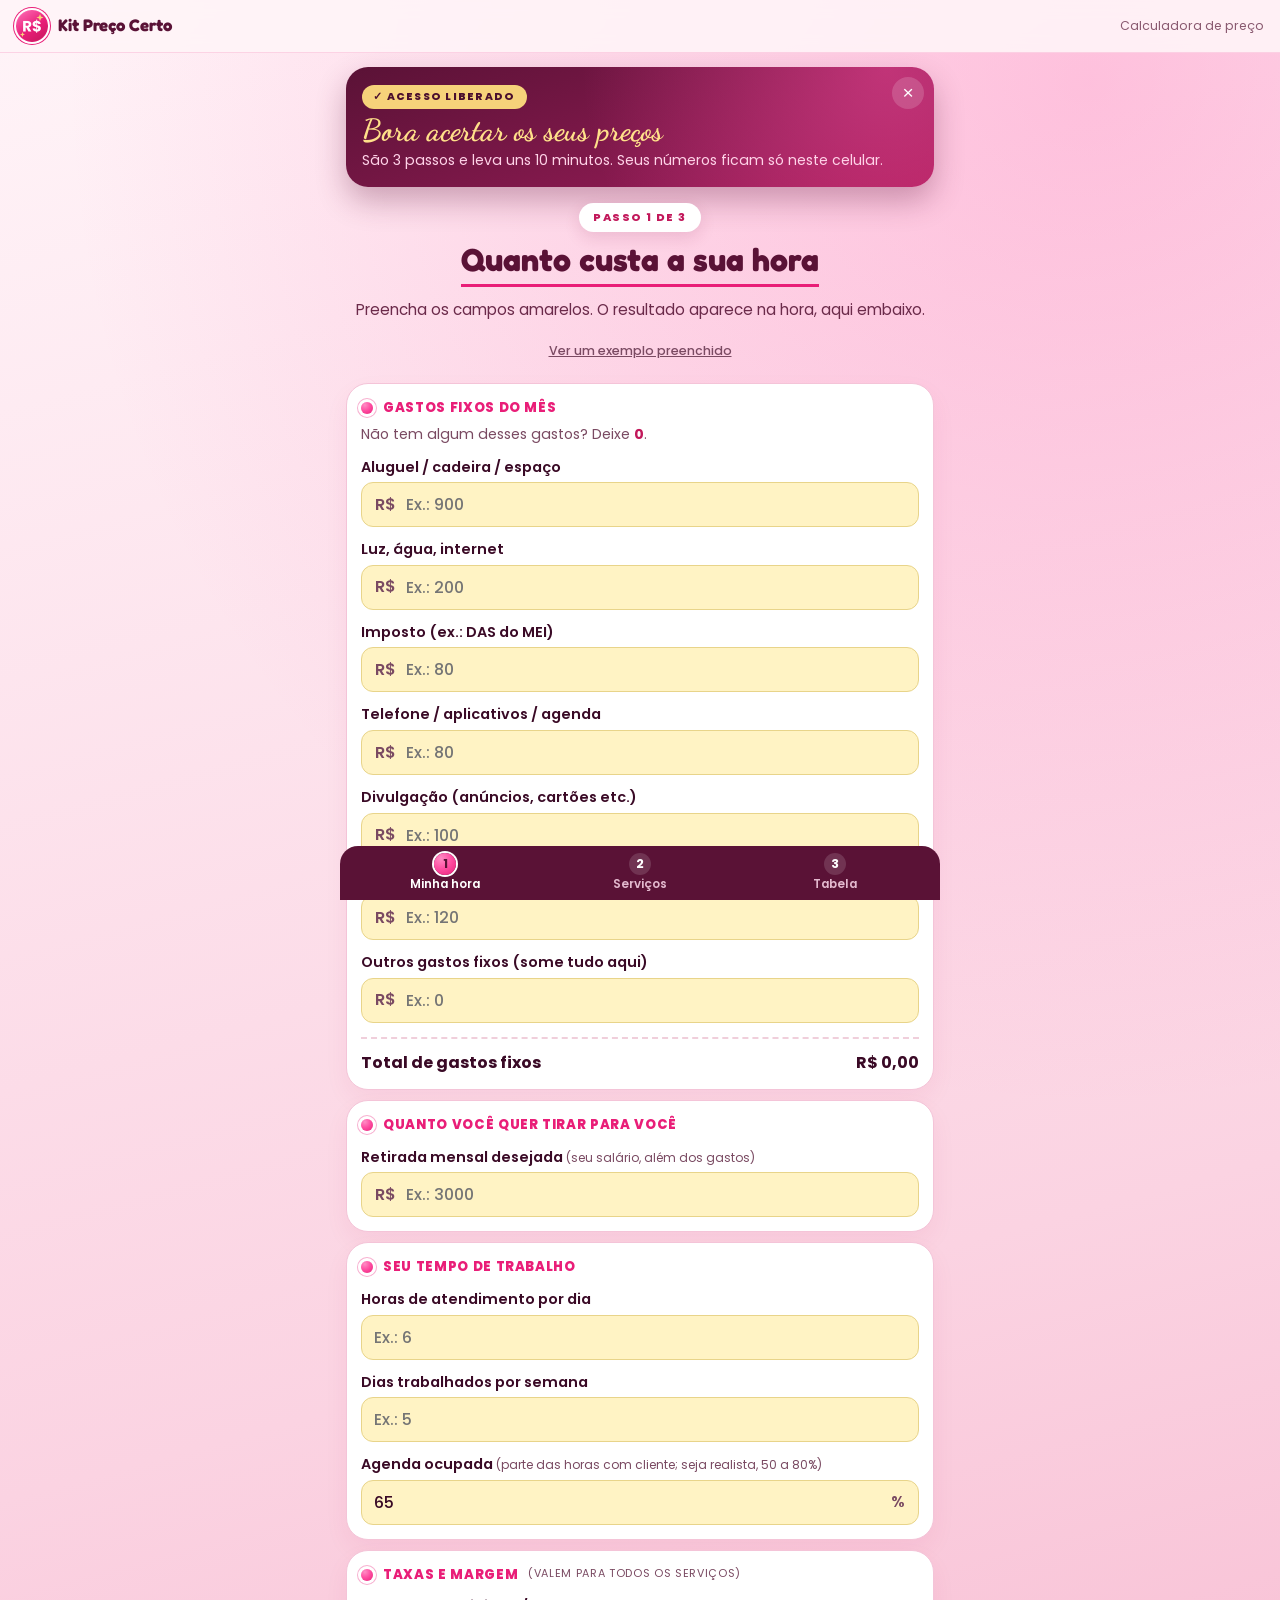
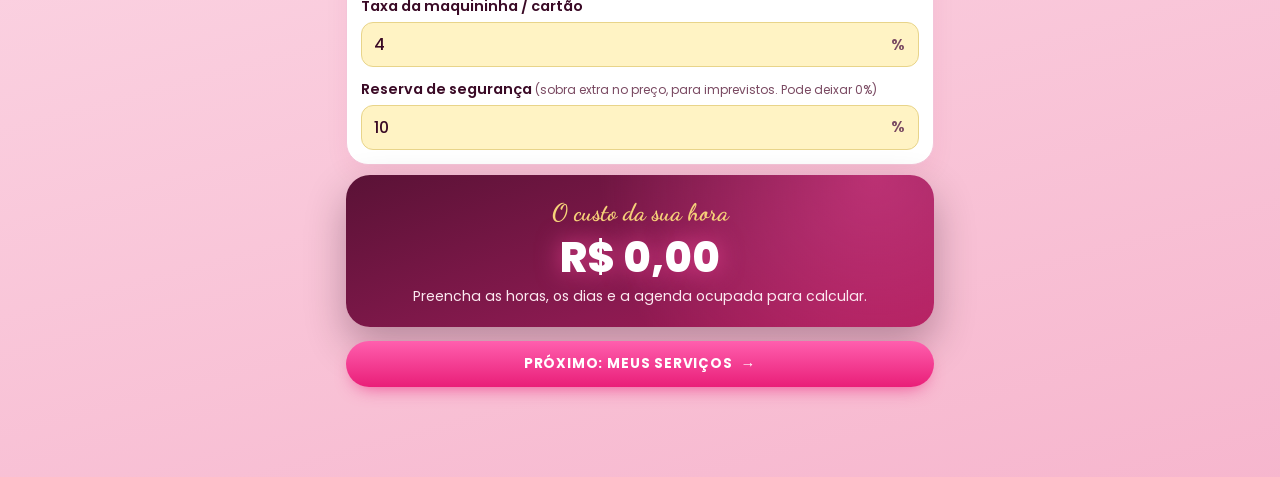
<file: obrigado.html>
<!doctype html>
<html lang="pt-BR"><head><meta charset="utf-8"><meta name="viewport" content="width=device-width, initial-scale=1">
<title>Abrindo a calculadora · Kit Preço Certo</title><meta name="robots" content="noindex">
<meta http-equiv="refresh" content="0;url=calculadora.html?novo=1">
<script>try{localStorage.setItem("kpc_ok","1");}catch(e){}location.replace("calculadora.html?novo=1");</script>
</head><body style="font-family:Poppins,system-ui,sans-serif;background:#fff4f8;color:#5a1236;text-align:center;padding:60px 20px"><p>Abrindo a sua calculadora… <a href="calculadora.html?novo=1" style="color:#C2185B">Toque aqui se não abrir</a>.</p></body></html>
</file>
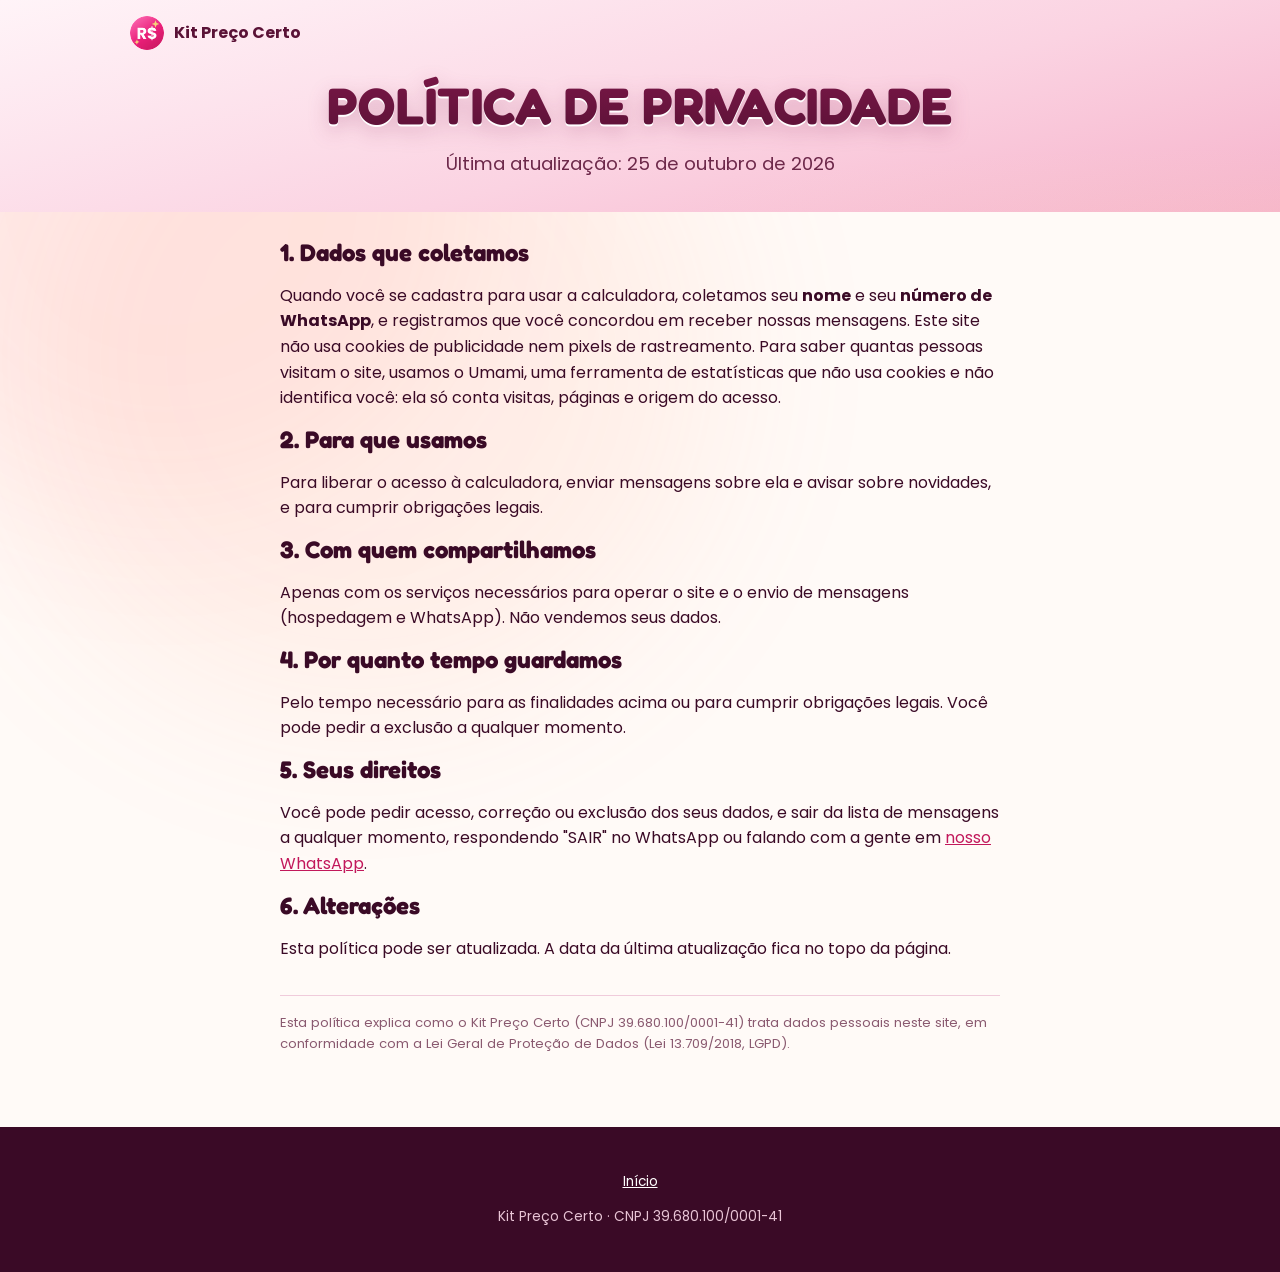
<file: privacidade.html>
<!doctype html>
<html lang="pt-BR"><head><meta charset="utf-8"><meta name="viewport" content="width=device-width, initial-scale=1">
<title>Política de privacidade · Kit Preço Certo</title><link rel="icon" type="image/png" href="favicon.png">
<link href="https://fonts.googleapis.com/css2?family=Fredoka:wght@600;700&family=Poppins:wght@400;500;600;700;800&family=Dancing+Script:wght@700&display=swap" rel="stylesheet">
<link rel="stylesheet" href="style.css?v=118"><script>try{if(/[?&]ignorar=1/.test(location.search))localStorage.setItem("umami.disabled","1");if(/[?&]ignorar=0/.test(location.search))localStorage.removeItem("umami.disabled")}catch(e){}</script>
<script defer src="https://stats.kitprecocerto.com.br/script.js" data-website-id="849c7c60-d34a-4f54-abd3-b72d5e8b705a"></script>
</head><body>
<div class="top">
<header><div class="wrap"><a class="brand" href="./"><img src="favicon.png" alt="">Kit Preço Certo</a></div></header>
<div class="wrap ph"><div class="ornt" aria-hidden="true"><i></i><svg viewBox="0 0 24 24"><path d="M12 20.5S3.5 15 3.5 8.9A4.6 4.6 0 0 1 12 6.6a4.6 4.6 0 0 1 8.5 2.3C20.5 15 12 20.5 12 20.5z"/></svg><i></i></div>
<h1><span class="tt">Política de privacidade</span></h1>
<p class="sub" style="margin-bottom:0">Última atualização: 25 de outubro de 2026</p></div></div>
<div class="wrap" style="max-width:760px;padding-bottom:60px">
<h2>1. Dados que coletamos</h2>
<p>Quando você se cadastra para usar a calculadora, coletamos seu <b>nome</b> e seu <b>número de WhatsApp</b>, e registramos que você concordou em receber nossas mensagens. Este site não usa cookies de publicidade nem pixels de rastreamento. Para saber quantas pessoas visitam o site, usamos o Umami, uma ferramenta de estatísticas que não usa cookies e não identifica você: ela só conta visitas, páginas e origem do acesso.</p>
<h2>2. Para que usamos</h2>
<p>Para liberar o acesso à calculadora, enviar mensagens sobre ela e avisar sobre novidades, e para cumprir obrigações legais.</p>
<h2>3. Com quem compartilhamos</h2>
<p>Apenas com os serviços necessários para operar o site e o envio de mensagens (hospedagem e WhatsApp). Não vendemos seus dados.</p>
<h2>4. Por quanto tempo guardamos</h2>
<p>Pelo tempo necessário para as finalidades acima ou para cumprir obrigações legais. Você pode pedir a exclusão a qualquer momento.</p>
<h2>5. Seus direitos</h2>
<p>Você pode pedir acesso, correção ou exclusão dos seus dados, e sair da lista de mensagens a qualquer momento, respondendo "SAIR" no WhatsApp ou falando com a gente em <a href="https://wa.me/5511916960280" target="_blank" rel="noopener">nosso WhatsApp</a>.</p>
<h2>6. Alterações</h2>
<p>Esta política pode ser atualizada. A data da última atualização fica no topo da página.</p>
<p style="font-size:.82rem;color:#8a5a70;margin-top:34px;padding-top:16px;border-top:1px solid #f0cbdb">Esta política explica como o Kit Preço Certo (CNPJ 39.680.100/0001-41) trata dados pessoais neste site, em conformidade com a Lei Geral de Proteção de Dados (Lei 13.709/2018, LGPD).</p>
</div>
<footer><div class="wrap"><p><a href="./">Início</a></p><p>Kit Preço Certo · CNPJ 39.680.100/0001-41</p></div></footer>
<script>(function(){var r=document.documentElement,t=0;function u(){t=0;var m=r.scrollHeight-innerHeight,q=m>0?Math.min(1,Math.max(0,scrollY/m)):0;r.style.setProperty("--p",q.toFixed(4));r.style.setProperty("--hl",(355+32*Math.sin(q*Math.PI*3)).toFixed(1))}addEventListener("scroll",function(){if(!t)t=requestAnimationFrame(u)},{passive:true});u()})();</script>
</body></html>
</file>
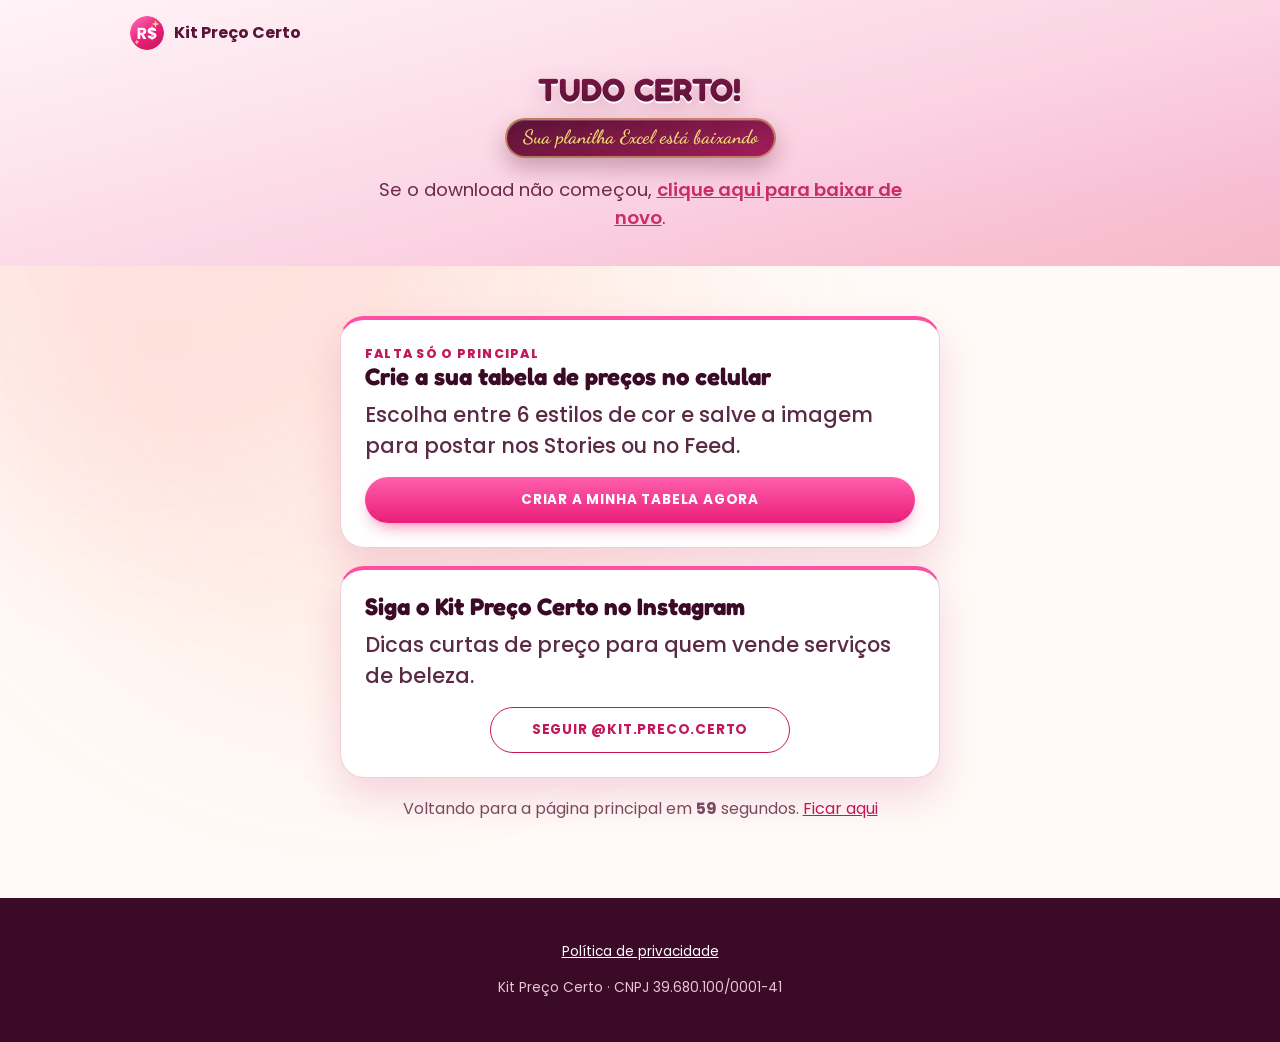
<file: valeu.html>
<!doctype html>
<html lang="pt-BR"><head><meta charset="utf-8"><meta name="viewport" content="width=device-width, initial-scale=1">
<title>Valeu! · Kit Preço Certo</title><meta name="robots" content="noindex">
<link rel="icon" type="image/png" href="favicon.png">
<link href="https://fonts.googleapis.com/css2?family=Fredoka:wght@600;700&family=Poppins:wght@400;500;600;700;800&family=Dancing+Script:wght@700&display=swap" rel="stylesheet">
<link rel="stylesheet" href="style.css?v=118"><script>try{if(/[?&]ignorar=1/.test(location.search))localStorage.setItem("umami.disabled","1");if(/[?&]ignorar=0/.test(location.search))localStorage.removeItem("umami.disabled")}catch(e){}</script>
<script defer src="https://stats.kitprecocerto.com.br/script.js" data-website-id="849c7c60-d34a-4f54-abd3-b72d5e8b705a"></script>
</head><body>
<div class="top">
<header><div class="wrap"><a class="brand" href="./"><img src="favicon.png" alt="">Kit Preço Certo</a></div></header>
<div class="wrap ph"><div class="ornt" aria-hidden="true"><i></i><svg viewBox="0 0 24 24"><path d="M12 20.5S3.5 15 3.5 8.9A4.6 4.6 0 0 1 12 6.6a4.6 4.6 0 0 1 8.5 2.3C20.5 15 12 20.5 12 20.5z"/></svg><i></i></div>
<h1><span class="tt">Tudo certo!</span> <em>Sua planilha Excel está baixando</em></h1>
<p class="sub">Se o download não começou, <a href="Calculadora-Preco-Certo.xlsx" download style="color:#C2185B;font-weight:600;text-decoration:underline">clique aqui para baixar de novo</a>.</p></div></div>
<div class="wrap" style="max-width:640px;padding-bottom:60px">
<div class="card" style="margin-top:22px">
<p class="ob-k" style="text-align:left">Falta só o principal</p>
<h2>Crie a sua tabela de preços no celular</h2>
<p class="sub" style="margin:8px 0 16px">Escolha entre 6 estilos de cor e salve a imagem para postar nos Stories ou no Feed.</p>
<a class="btn" href="calculadora.html">Criar a minha tabela agora</a>
</div>
<div class="card" style="margin-top:18px">
<h2>Siga o Kit Preço Certo no Instagram</h2>
<p class="sub" style="margin:8px 0 16px">Dicas curtas de preço para quem vende serviços de beleza.</p>
<a class="btn ig" href="https://www.instagram.com/kit.preco.certo/" target="_blank" rel="noopener">Seguir @kit.preco.certo</a>
</div>
<p class="count" id="count">Voltando para a página principal em <b id="n">60</b> segundos. <a href="#" id="stay">Ficar aqui</a></p>
</div>
<footer><div class="wrap"><p><a href="privacidade.html">Política de privacidade</a></p><p>Kit Preço Certo · CNPJ 39.680.100/0001-41</p></div></footer>
<script>
(function(){
  var n=60, el=document.getElementById("n"), box=document.getElementById("count"), t;
  t=setInterval(function(){ n--; el.textContent=n; if(n<=0){clearInterval(t); location.href="./";} },1000);
  document.querySelector('a[href*="instagram.com"]').addEventListener("click",function(){ clearInterval(t); box.textContent="Boa! Quando terminar no Instagram, a página principal está no topo, em “Kit Preço Certo”."; });
  document.getElementById("stay").addEventListener("click",function(e){ e.preventDefault(); clearInterval(t); box.textContent="Tudo bem, você pode ficar. A página principal está no topo, em “Kit Preço Certo”."; });
})();
</script>
<script>(function(){var r=document.documentElement,t=0;function u(){t=0;var m=r.scrollHeight-innerHeight,q=m>0?Math.min(1,Math.max(0,scrollY/m)):0;r.style.setProperty("--p",q.toFixed(4));r.style.setProperty("--hl",(355+32*Math.sin(q*Math.PI*3)).toFixed(1))}addEventListener("scroll",function(){if(!t)t=requestAnimationFrame(u)},{passive:true});u()})();</script>
</body></html>
</file>
<file: style.css>
:root{
  --magenta:#C2185B; --magenta-d:#9C1049; --pink:#E91E78; --rose:#F4B6CC; --blush:#FCE9F0;
  --nude:#F8EDE6; --cream:#FFFAF7; --gold:#C9A24B; --gold-l:#F3E3B6;
  --ink:#3A0A26; --mut:#7A4A62; --line:#F0CFDB; --ok:#1b7a4a; --bad:#B00020; --r:20px;
}
*{box-sizing:border-box}
html{scroll-behavior:smooth;overflow-x:hidden}
body{margin:0;background:var(--cream);color:var(--ink);font-family:"Poppins",system-ui,sans-serif;line-height:1.6;font-size:16px;-webkit-font-smoothing:antialiased;overflow-x:hidden}
a{color:var(--magenta)} img,svg{max-width:100%}
.wrap{max-width:1060px;margin:0 auto;padding:0 20px}
header{padding:14px 0}
.brand{display:inline-flex;align-items:center;gap:10px;font-weight:700;color:var(--magenta);text-decoration:none}
.brand img{width:34px;height:34px;border-radius:50%}
h1,h2,h3{font-family:"Playfair Display",Georgia,serif;line-height:1.12;margin:0;color:var(--ink)}
h1{font-size:clamp(2.15rem,9.4vw,3.45rem);font-weight:700;letter-spacing:-.015em;line-height:1.08}
h1 em{font-style:normal;color:var(--magenta);background:linear-gradient(transparent 68%,var(--gold-l) 68%)}
h2{font-size:clamp(1.6rem,5.4vw,2.4rem);font-weight:700}
.sub{font-size:clamp(1.12rem,4.6vw,1.3rem);line-height:1.5;color:#5a2a45;font-weight:500;margin:16px 0 20px}
.badge{display:inline-flex;align-items:center;gap:8px;background:var(--gold-l);color:#6b5210;font-weight:600;font-size:.82rem;padding:6px 14px 6px 8px;border-radius:999px;margin-bottom:14px}
.badge svg{width:18px;height:18px}
/* ICONES */
.ico{flex:none;width:48px;height:48px;border-radius:50%;display:flex;align-items:center;justify-content:center;background:linear-gradient(145deg,var(--blush),var(--gold-l));color:var(--magenta);box-shadow:inset 0 0 0 1px rgba(201,162,75,.35)}
.ico svg{width:24px;height:24px;fill:none;stroke:currentColor;stroke-width:1.8;stroke-linecap:round;stroke-linejoin:round}
.ico.big{width:56px;height:56px}
/* HERO */
.hero{position:relative;padding:8px 20px 44px;display:grid;gap:26px;grid-template-columns:1.1fr .9fr;align-items:start}
@media(max-width:860px){.hero{grid-template-columns:1fr;gap:20px}}
.hero:before,.hero:after{content:"";position:absolute;z-index:-1;border-radius:50%;filter:blur(40px);opacity:.55;pointer-events:none}
.hero:before{width:360px;height:360px;background:var(--rose);left:-120px;top:-60px}
.hero:after{width:300px;height:300px;background:var(--gold-l);right:-80px;bottom:0}
ul.ok{list-style:none;padding:0;margin:0}
ul.ok li{padding-left:32px;position:relative;margin:10px 0;font-weight:500}
ul.ok li:before{content:"";position:absolute;left:0;top:3px;width:22px;height:22px;border-radius:50%;background:var(--magenta) url("data:image/svg+xml,%3Csvg xmlns='http://www.w3.org/2000/svg' viewBox='0 0 24 24' fill='none' stroke='white' stroke-width='3.2' stroke-linecap='round' stroke-linejoin='round'%3E%3Cpath d='M6 12.5l4 4 8-9'/%3E%3C/svg%3E") center/14px no-repeat}
.trust{display:flex;flex-wrap:wrap;gap:8px 16px;margin-top:16px;font-size:.84rem;color:var(--mut)}
.trust span{display:inline-flex;align-items:center;gap:6px}
.trust svg{width:16px;height:16px;fill:none;stroke:var(--gold);stroke-width:2.2;stroke-linecap:round;stroke-linejoin:round}
.art{margin-top:18px;max-width:430px}
@media(max-width:860px){.art{display:none}}
.art svg{width:100%;height:auto;overflow:visible}
.float{animation:flt 5s ease-in-out infinite}
.float.b{animation-delay:-1.6s}.float.c{animation-delay:-3.2s}
@keyframes flt{0%,100%{transform:translateY(0)}50%{transform:translateY(-7px)}}
.tw{animation:tw 2.6s ease-in-out infinite;transform-box:fill-box;transform-origin:center}
.tw.b{animation-delay:-1.1s}
@keyframes tw{0%,100%{transform:scale(.7);opacity:.6}50%{transform:scale(1.15);opacity:1}}
/* FORM CARD */
.card{background:#fff;border:1px solid var(--line);border-radius:24px;padding:24px;box-shadow:0 18px 40px rgba(194,24,91,.16);border-top:4px solid var(--gold)}
.card h2,.card h3{font-size:1.45rem;margin:0 0 4px}
.card p.s{margin:0 0 14px;color:var(--mut);font-size:.95rem}
label{display:block;font-weight:600;font-size:.88rem;margin:12px 0 4px}
input[type=text],input[type=tel]{width:100%;padding:14px;border:1.5px solid #E7B5CB;border-radius:12px;font:inherit;font-size:1rem;background:#fff;color:var(--ink)}
input:focus{outline:3px solid var(--rose);border-color:var(--magenta)}
.chk{display:flex;gap:10px;align-items:flex-start;margin:14px 0;font-size:.8rem;color:var(--mut)}
.chk input{margin-top:3px;accent-color:var(--magenta);width:18px;height:18px;flex:none}
.chk label{margin:0;font-weight:400;font-size:.8rem}
button,.btn{display:block;width:100%;text-align:center;padding:16px;border:0;border-radius:14px;background:linear-gradient(135deg,var(--pink),var(--magenta));color:#fff;font:inherit;font-weight:700;font-size:1.05rem;cursor:pointer;text-decoration:none;box-shadow:0 8px 20px rgba(194,24,91,.32);position:relative;overflow:hidden}
button:after,.btn.shine:after{content:"";position:absolute;top:0;left:-60%;width:40%;height:100%;background:linear-gradient(100deg,transparent,rgba(255,255,255,.45),transparent);transform:skewX(-20deg);animation:shine 3.6s ease-in-out infinite}
@keyframes shine{0%,60%{left:-60%}100%{left:130%}}
button:hover,.btn:hover{background:linear-gradient(135deg,var(--magenta),var(--magenta-d))}
button:disabled{opacity:.65;cursor:wait}
.err{color:var(--bad);font-size:.86rem;margin-top:8px;min-height:1.2em}
.micro{font-size:.78rem;color:var(--mut);text-align:center;margin:10px 0 0}
/* SECOES */
section{padding:52px 0}
@media(min-width:860px){section{padding:84px 0}}
section.nude{background:var(--nude)} section.blush{background:var(--blush)}
.center{text-align:center}
.lead{color:var(--mut);margin:10px auto 0;max-width:620px}
.grid{display:grid;gap:14px;margin-top:28px}
.g2{grid-template-columns:repeat(2,1fr)} .g3{grid-template-columns:repeat(3,1fr)}
@media(max-width:760px){.g2,.g3{grid-template-columns:1fr}}
.tile{background:#fff;border:1px solid var(--line);border-radius:var(--r);padding:18px;display:flex;gap:14px;align-items:flex-start;transition:transform .2s,box-shadow .2s}
.tile:hover{transform:translateY(-3px);box-shadow:0 12px 26px rgba(194,24,91,.12)}
.tile b{display:block;margin-bottom:2px}
.tile span{color:var(--mut);font-size:.93rem}
.pain .tile{border-left:4px solid var(--rose)}
.bridge{margin-top:30px;text-align:center;font-family:"Playfair Display",Georgia,serif;font-size:clamp(1.6rem,6.8vw,2.05rem);line-height:1.25;color:var(--magenta);font-weight:700;padding:0 6px}
.step{background:#fff;border:1px solid var(--line);border-radius:var(--r);padding:22px;position:relative}
.step .n{display:inline-flex;width:38px;height:38px;border-radius:50%;background:linear-gradient(135deg,var(--pink),var(--magenta));color:#fff;align-items:center;justify-content:center;font-weight:700;margin-bottom:10px}
.step b{display:block}.step small{display:block;color:var(--mut);margin-top:6px;font-size:.9rem}
.cta-row{text-align:center;margin-top:26px}
.cta-row .btn{display:inline-block;width:auto;padding:15px 34px}
/* DEMO */
.demo{display:grid;grid-template-columns:auto 1fr;gap:44px;align-items:center;margin-top:30px}
@media(max-width:860px){.demo{grid-template-columns:1fr;gap:26px;justify-items:center}}
.demo-txt{max-width:480px}
.demo-txt h3{font-size:1.5rem;margin-bottom:10px}
.demo-txt p{color:var(--mut);margin:0 0 14px}
.legend{display:flex;flex-direction:column;gap:10px;margin:14px 0 18px}
.legend div{display:flex;gap:10px;align-items:center;font-size:.92rem}
.legend i{width:12px;height:12px;border-radius:50%;flex:none}
.note{font-size:.8rem;color:var(--mut);margin-top:10px}
.chips{display:flex;flex-wrap:wrap;gap:8px;justify-content:center;margin-top:34px}
.chips span{background:#fff;border:1px solid var(--line);border-radius:999px;padding:7px 16px;font-size:.9rem}
/* TELEFONE */
.phone{width:290px;flex:none;background:#2a0a1c;border-radius:42px;padding:11px;box-shadow:0 30px 60px rgba(58,10,38,.28),0 0 0 2px #4a1a33 inset;position:relative}
.phone .notch{position:absolute;top:11px;left:50%;transform:translateX(-50%);width:96px;height:22px;background:#2a0a1c;border-radius:0 0 14px 14px;z-index:5}
.scr{background:#F6ECE6;border-radius:32px;height:520px;overflow:hidden;position:relative;display:flex;flex-direction:column}
.ph-head{background:linear-gradient(135deg,var(--magenta),var(--pink));color:#fff;padding:34px 16px 12px;display:flex;gap:10px;align-items:center}
.ph-head .av{width:34px;height:34px;border-radius:50%;background:#fff;color:var(--magenta);display:flex;align-items:center;justify-content:center;font-weight:700}
.ph-head b{display:block;font-size:.92rem;line-height:1.1}.ph-head small{font-size:.7rem;opacity:.9}
.ph-body{flex:1;padding:14px 12px;display:flex;flex-direction:column;justify-content:flex-start;gap:8px;background:
  radial-gradient(circle at 20% 20%,rgba(244,182,204,.25),transparent 40%),radial-gradient(circle at 80% 70%,rgba(243,227,182,.35),transparent 40%)}
.msg{max-width:82%;padding:8px 12px;border-radius:14px;font-size:.84rem;line-height:1.35;display:none;box-shadow:0 1px 2px rgba(0,0,0,.08)}
.msg.in{background:#fff;align-self:flex-start;border-bottom-left-radius:4px}
.msg.out{background:#FAD3E2;align-self:flex-end;border-bottom-right-radius:4px}
.msg.show,.flag.show,.typing.show{display:block;animation:pop .35s ease both}
.typing{display:none;align-self:flex-end;background:#FAD3E2;border-radius:14px;padding:10px 14px}
.typing i{display:inline-block;width:6px;height:6px;border-radius:50%;background:var(--magenta);margin:0 2px;animation:dot 1s infinite}
.typing i:nth-child(2){animation-delay:.15s}.typing i:nth-child(3){animation-delay:.3s}
@keyframes dot{0%,60%,100%{transform:translateY(0);opacity:.5}30%{transform:translateY(-4px);opacity:1}}
@keyframes pop{from{opacity:0;transform:translateY(10px) scale(.96)}to{opacity:1;transform:none}}
.flag{display:none;align-self:flex-end;background:#FDE7EA;color:var(--bad);border:1px solid #F5B5BF;font-size:.74rem;font-weight:600;border-radius:10px;padding:5px 10px}
.flag.ok{background:#E3F5EA;color:var(--ok);border-color:#B7E2C6}
.calc{position:absolute;left:8px;right:8px;bottom:8px;background:#fff;border-radius:22px;padding:14px;box-shadow:0 -10px 30px rgba(58,10,38,.22);border-top:3px solid var(--gold);transform:translateY(115%);transition:transform .55s cubic-bezier(.2,.8,.2,1);z-index:4}
.calc.up{transform:none}
.calc h4{margin:0 0 8px;font-family:"Playfair Display",Georgia,serif;font-size:.98rem;color:var(--ink)}
.row{display:flex;justify-content:space-between;font-size:.8rem;padding:5px 0;border-bottom:1px dashed var(--line);opacity:0;transform:translateX(-8px);transition:.4s}
.row.show{opacity:1;transform:none}
.row span{color:var(--mut)}.row b{color:var(--ink)}
.total{margin-top:8px;display:flex;justify-content:space-between;align-items:center;background:var(--blush);border-radius:12px;padding:8px 12px;opacity:0;transition:.4s}
.total.show{opacity:1}
.total small{font-size:.7rem;color:var(--mut);display:block;line-height:1.1}
.total b{font-family:"Playfair Display",Georgia,serif;font-size:1.5rem;color:var(--magenta)}
/* FAQ / CTA / FOOTER */
details{background:#fff;border:1px solid var(--line);border-radius:14px;padding:14px 18px;margin:10px 0}
summary{font-weight:600;cursor:pointer}
details p{margin:8px 0 0;color:var(--mut)}
.final{background:linear-gradient(160deg,var(--magenta-d),var(--magenta));color:#fff;position:relative;overflow:hidden}
.final h2{color:#fff}.final .lead{color:#FCE9F0}
.final .card{max-width:460px;margin:26px auto 0;text-align:left;position:relative;color:var(--ink)}
.final .card label,.final .card .chk label{color:var(--ink)}
.final .card .s{color:var(--mut)}
.final .spk{position:absolute;opacity:.5}
footer{background:var(--ink);color:#E9C5D6;font-size:.85rem;padding:30px 0;text-align:center}
footer a{color:#fff}
.fbadges{display:flex;flex-wrap:wrap;justify-content:center;gap:8px 22px;margin-bottom:14px;font-size:.9rem;color:#fff}
.fbadges span{display:inline-flex;align-items:center;gap:7px}
.fbadges svg{width:18px;height:18px;fill:none;stroke:var(--gold-l);stroke-width:2;stroke-linecap:round;stroke-linejoin:round}
/* BARRA FIXA MOBILE */
.sticky{position:fixed;left:0;right:0;bottom:0;padding:10px 14px calc(10px + env(safe-area-inset-bottom));background:rgba(255,250,247,.96);border-top:1px solid var(--line);transform:translateY(110%);transition:transform .25s;z-index:50}
.sticky.show{transform:none}
@media(min-width:861px){.sticky{display:none}}
/* REVEAL */
.js .rv{opacity:0;transform:translateY(18px);transition:opacity .6s ease,transform .6s ease}
.js .rv.in{opacity:1;transform:none}
@media(prefers-reduced-motion:reduce){*{animation:none!important;transition:none!important}.js .rv{opacity:1;transform:none}}
/* TABELA (obrigado/privacidade) */
.note-s{font-size:.8rem;color:var(--mut)}
.sub-s{color:var(--mut)}

/* PREVIA DA CALCULADORA */
.peek{max-width:900px;margin:32px auto 0}
.peek-tabs{display:flex;gap:8px;justify-content:center;flex-wrap:wrap;margin-bottom:14px}
.peek-tabs button{display:inline-block;width:auto;box-shadow:none;font:600 .88rem Poppins,sans-serif;color:var(--ink);background:#fff;border:1.5px solid var(--rose);border-radius:999px;padding:9px 18px;cursor:pointer;transition:all .2s}
.peek-tabs button[aria-selected=true]{background:var(--magenta);border-color:var(--magenta);color:#fff;box-shadow:0 6px 16px rgba(194,24,91,.25)}
.peek-win{background:#fff;border:1px solid var(--line);border-radius:16px;box-shadow:0 22px 50px rgba(194,24,91,.14);overflow:hidden}
.peek-bar{display:flex;align-items:center;gap:6px;padding:10px 14px;background:var(--blush);border-bottom:1px solid var(--line)}
.peek-bar i{width:10px;height:10px;border-radius:50%;background:var(--rose)}
.peek-bar i:nth-child(2){background:var(--gold-l)}.peek-bar i:nth-child(3){background:var(--pink)}
.peek-bar span{margin-left:8px;font-size:.78rem;color:var(--mut)}
.peek-view{background:var(--cream)}
.peek-pane{display:none}.peek-pane.on{display:block}
.peek-pane img{display:block;width:100%;height:auto}
.peek-pane img.narrow{max-width:420px;margin:0 auto}
.peek-scroll{overflow-x:auto;-webkit-overflow-scrolling:touch}
.peek-scroll img.wide{min-width:760px}
.peek-hint{display:none;text-align:center;font-size:.76rem;color:var(--mut);margin:6px 0 8px}
@media(max-width:760px){.peek-hint{display:block}}
.peek-note{text-align:center;font-size:.8rem;color:var(--mut);margin-top:12px}

/* HERO MOCKUP */
.hero-win{margin-top:22px;max-width:520px;background:#fff;border:1px solid var(--line);border-radius:16px;box-shadow:0 22px 50px rgba(194,24,91,.18);overflow:hidden;transform:rotate(-1.2deg)}
.hero-win img{display:block;width:100%;height:auto}
@media(max-width:860px){.hero-win{margin-top:10px;max-width:none;transform:rotate(-1deg);border-radius:14px;box-shadow:0 14px 30px rgba(194,24,91,.16)}.hero-win img{height:205px;object-fit:cover;object-position:top}}
/* SIMULADOR */
.h3c{font-size:1.5rem}
.sim{display:grid;gap:18px;grid-template-columns:1.05fr .95fr;max-width:900px;margin:30px auto 0;align-items:stretch}
@media(max-width:760px){.sim{grid-template-columns:1fr}}
.sim-in{background:#fff;border:1px solid var(--line);border-radius:var(--r);padding:20px 22px 16px;box-shadow:0 14px 34px rgba(194,24,91,.08)}
.sim-in label:first-child{margin-top:0}
.sim-help{font-size:.8rem;color:var(--mut);margin:12px 0 0}
.sim-out{background:linear-gradient(135deg,var(--magenta),var(--magenta-d));color:#fff;border-radius:var(--r);padding:26px 22px;text-align:center;display:flex;flex-direction:column;justify-content:center;gap:10px;box-shadow:0 18px 40px rgba(194,24,91,.28)}
.sim-out small{color:var(--gold-l);font-weight:600;font-size:.85rem}
.sim-out strong{font-family:"Playfair Display",Georgia,serif;font-size:3.2rem;line-height:1.05}
.sim-out p{margin:0 0 6px;min-height:3em;font-weight:600;color:#FCE9F0}
.sim-out .btn{background:#fff;color:var(--magenta);box-shadow:none;font-size:1rem}
.sim-note{text-align:center;font-size:.8rem;color:var(--mut);margin:14px auto 0;max-width:640px}
/* VALEU */
.count{color:var(--mut);margin-top:18px}
.count a{color:var(--magenta)}
.btn.ig{background:#fff;color:var(--magenta);border:2px solid var(--magenta);box-shadow:none}

/* DOWNLOAD (2 botões) */
.btn[hidden]{display:none}
.dl-box{display:flex;flex-direction:column;gap:12px}

#form-slot:empty{display:none}#form-slot{padding:0 20px 40px}#form-slot .card{scroll-margin-top:16px}

.tease{padding:34px 0 10px}
.tease-grid{display:grid;grid-template-columns:1.5fr 1fr;gap:22px;margin-top:22px;align-items:start}
.tz{margin:0}.tz-img{position:relative;border:1px solid var(--line);border-radius:16px;overflow:hidden;background:#fff;box-shadow:0 18px 40px rgba(194,24,91,.14)}
.tz-img img{display:block;width:100%;height:auto}
.tz-img img.b{filter:blur(2px);transform:scale(1.02)}
.tz-img img.s{position:absolute;inset:0;-webkit-mask-image:linear-gradient(#000 0,#000 45%,transparent 82%);mask-image:linear-gradient(#000 0,#000 45%,transparent 82%)}
.tz figcaption{margin-top:10px;text-align:center;font-size:.92rem;color:var(--muted,#7a5668)}
@media(max-width:860px){.tease-grid{grid-template-columns:1fr;gap:18px}.tease{padding-top:24px}}

/* prévia "curiosidade": parte de baixo das imagens levemente borrada (duas camadas) */
.bz{position:relative;display:block;overflow:hidden}
.bz>img{display:block;width:100%}
.bz>img.bu{filter:blur(1.6px);transform:scale(1.02)}
.bz>img.bs{position:absolute;left:0;top:0;height:100%;-webkit-mask-image:linear-gradient(#000 0,#000 50%,transparent 88%);mask-image:linear-gradient(#000 0,#000 50%,transparent 88%)}
.peek-scroll .bz{min-width:760px}
@media(max-width:860px){.hero-win .bz>img.bs{-webkit-mask-image:linear-gradient(#000 0,#000 75%,transparent 100%);mask-image:linear-gradient(#000 0,#000 75%,transparent 100%)}}
.bz.narrow{max-width:420px;margin:0 auto}.peek-pane .bz.narrow>img{max-width:none;margin:0;width:100%}
.sim-steps{text-align:left;margin:14px 0 12px;font-size:.92rem;color:#fff}
.sim-steps div{display:flex;justify-content:space-between;gap:12px;padding:5px 0;border-bottom:1px dashed rgba(255,255,255,.28)}
.sim-steps .tot{font-weight:700;border-bottom:0;padding-top:8px}
.sim-steps .why{display:block;font-size:.8rem;line-height:1.4;color:#FCE9F0;border:0;padding-top:8px;font-weight:400}
.sim-out p{min-height:0}

/* ========== TEMA V2 (visual moderno: ameixa + rosa, titulos fortes, letra cursiva) ========== */
:root{--plum:#5a1236;--plum2:#8a1a50;--hot:#FF4FA3;--hot2:#E91E78;--script:"Dancing Script","Segoe Script","Brush Script MT",cursive}
h1,h2,h3{font-family:Poppins,system-ui,sans-serif;font-weight:800;text-transform:uppercase;letter-spacing:.01em;line-height:1.1}
h1{font-size:clamp(1.75rem,7.4vw,3rem);line-height:1.06;letter-spacing:.005em;color:#fff}
h1 em{display:block;margin-top:6px;font-family:var(--script);font-weight:700;text-transform:none;letter-spacing:0;font-size:1.35em;line-height:1.05;color:var(--hot);background:none;text-shadow:0 0 22px rgba(255,79,163,.55)}
h2{font-size:clamp(1.3rem,4.8vw,2.05rem)}
h3{font-size:1.15rem}
.center>h2:after{content:"";display:block;width:64px;height:6px;border-radius:99px;margin:12px auto 0;background:linear-gradient(90deg,var(--hot),var(--hot2))}
.lead{font-size:1rem}
/* topo escuro */
.top{position:relative;isolation:isolate;overflow:hidden;color:#fff;background:radial-gradient(circle at 85% 8%,rgba(255,79,163,.38),transparent 46%),radial-gradient(circle at 5% 70%,rgba(233,30,120,.22),transparent 50%),linear-gradient(160deg,var(--plum),var(--plum2) 62%,#c2185b 135%)}
.top header{padding:16px 0 4px}
.top .brand{color:#fff}
.top .hero:before{background:var(--hot2);opacity:.28}.top .hero:after{background:#7a2a62;opacity:.5}
.top .sub{color:#F6D9E7;font-weight:400}
.top ul.ok li{color:#fff}
.top ul.ok li:before{background-color:var(--hot);box-shadow:0 0 0 3px rgba(255,255,255,.18)}
.top .trust{color:#E9C5D6}.top .trust svg{stroke:var(--hot)}
.top .badge{background:linear-gradient(135deg,var(--hot),var(--hot2));color:#fff;text-transform:uppercase;letter-spacing:.06em;font-size:.72rem;font-weight:700;padding:7px 16px 7px 10px;box-shadow:0 8px 22px rgba(233,30,120,.4)}
.top .badge svg{stroke:#fff}
.top .hero-win{border-color:rgba(255,255,255,.25);box-shadow:0 26px 60px rgba(0,0,0,.45),0 0 0 6px rgba(255,255,255,.07)}
.top .card{border-top:0;box-shadow:0 26px 60px rgba(0,0,0,.4),0 0 0 6px rgba(255,255,255,.08);border-radius:26px}
.top .card h2{font-size:1.2rem}.top .card h2:after{display:none}
/* botoes em pilula */
button,.btn{border-radius:999px;background:linear-gradient(135deg,var(--hot),var(--hot2));text-transform:uppercase;letter-spacing:.04em;font-weight:800;font-size:.98rem;box-shadow:0 10px 26px rgba(233,30,120,.45)}
button:hover,.btn:hover{background:linear-gradient(135deg,var(--hot2),var(--magenta-d))}
.peek-tabs button{text-transform:none;letter-spacing:0;font-weight:600;box-shadow:none;background:#fff}
.peek-tabs button[aria-selected=true]{background:linear-gradient(135deg,var(--hot),var(--hot2));box-shadow:0 8px 18px rgba(233,30,120,.3)}
.btn.ig{background:#fff}
/* icones redondos rosa com desenho escuro */
.ico{width:54px;height:54px;background:radial-gradient(circle at 32% 25%,#FF8CC4,var(--hot) 45%,var(--hot2));color:var(--plum);box-shadow:0 0 0 3px #fff,0 0 0 4px rgba(233,30,120,.35),0 10px 22px rgba(233,30,120,.35)}
.ico svg{stroke-width:2.1}
.tile{padding:18px 18px 18px 16px;gap:16px;align-items:center;border-radius:22px}
.tile b{text-transform:uppercase;letter-spacing:.03em;font-size:.86rem;font-weight:800;color:var(--ink);margin-bottom:3px}
/* secao escura (dor) */
section.pain{background:radial-gradient(circle at 90% 0,rgba(255,79,163,.28),transparent 45%),linear-gradient(160deg,var(--plum),var(--plum2) 62%,#c2185b 135%)}
.pain h2{color:#fff}
.pain .tile{background:rgba(255,255,255,.07);border:1px solid rgba(255,140,196,.28);border-left:1px solid rgba(255,140,196,.28);backdrop-filter:blur(4px)}
.pain .tile b{color:#fff}.pain .tile span{color:#EBCBDB}
.pain .ico{color:var(--plum)}
.bridge{font-family:var(--script);font-weight:700;font-size:clamp(1.9rem,8.4vw,2.7rem);line-height:1.12;color:var(--hot);text-shadow:0 0 24px rgba(255,79,163,.45);margin-top:34px}
.pain .bridge{color:#FFB3D6}
/* passos, chips, demo */
.step{border-radius:22px;text-align:center}
.step .n{width:46px;height:46px;font-size:1.1rem;font-weight:800;background:radial-gradient(circle at 32% 25%,#FF8CC4,var(--hot) 45%,var(--hot2));box-shadow:0 0 0 3px #fff,0 0 0 4px rgba(233,30,120,.35),0 10px 20px rgba(233,30,120,.3);color:var(--plum)}
.step b{text-transform:uppercase;letter-spacing:.03em;font-size:.9rem;font-weight:800}
.chips span{border-color:var(--rose);font-weight:600;color:var(--magenta)}
.demo-txt h3{font-size:1.25rem}
.sim-out{background:linear-gradient(160deg,var(--plum),var(--plum2) 62%,#c2185b 135%);box-shadow:0 22px 46px rgba(36,8,24,.4);border:1px solid rgba(255,140,196,.3)}
.sim-out small{color:var(--hot);text-transform:uppercase;letter-spacing:.08em;font-weight:700}
.sim-out strong{font-family:Poppins,sans-serif;font-weight:800;color:#fff;text-shadow:0 0 24px rgba(255,79,163,.6)}
.sim-out .btn{background:linear-gradient(135deg,var(--hot),var(--hot2));color:#fff}
.total b,.calc h4{font-family:Poppins,sans-serif;font-weight:800}
.phone{background:var(--plum)}.phone .notch{background:var(--plum)}
.ph-head{background:linear-gradient(135deg,var(--plum2),var(--hot2))}
.calc{border-top-color:var(--hot)}
details{border-radius:18px;border-color:var(--rose)}
summary{font-weight:700}
/* final e rodape */
.final{background:radial-gradient(circle at 15% 0,rgba(255,79,163,.4),transparent 48%),radial-gradient(circle at 95% 100%,rgba(233,30,120,.3),transparent 45%),linear-gradient(160deg,var(--plum),var(--plum2) 62%,#c2185b 135%)}
.final h2{font-size:clamp(1.4rem,5.6vw,2.2rem)}
.final .card{border-top:0;box-shadow:0 26px 60px rgba(0,0,0,.4),0 0 0 6px rgba(255,255,255,.08)}
.final .card h3{text-transform:none;font-family:var(--script);font-size:1.9rem;font-weight:700;color:var(--magenta)}
.final .card h2:after,.final h2:after{margin-left:auto}
footer{background:#3a0a26}
.sticky{background:rgba(90,18,54,.96);border-top:1px solid rgba(255,140,196,.3)}
.card h2,.card h3{margin-bottom:6px}
.card{border-top-color:var(--hot)}
h1{color:var(--ink)}.top h1{color:#fff}h1 em{color:var(--hot2);text-shadow:none}.top h1 em{color:var(--hot);text-shadow:0 0 22px rgba(255,79,163,.55)}

/* ===== titulo estilo "MEGA HAIR": fonte condensada, degrade rosa claro, brilho ===== */
:root{--disp:Anton,"Bebas Neue",Impact,"Arial Narrow",sans-serif}
h1,h2{font-family:var(--disp);font-weight:400;letter-spacing:.02em;line-height:1.04}
h1{font-size:clamp(2.5rem,13vw,4.4rem)}
h2{font-size:clamp(1.7rem,6.6vw,2.6rem)}
.top h1{background:linear-gradient(180deg,#fff 8%,#FFD3E8 48%,#FF7DBB 100%);-webkit-background-clip:text;background-clip:text;-webkit-text-fill-color:transparent;color:transparent;filter:drop-shadow(0 2px 0 #B0135E) drop-shadow(0 0 18px rgba(255,79,163,.65));padding-bottom:4px}
.top h1 em{display:block;font-family:var(--script);font-weight:700;font-size:.62em;line-height:1.1;letter-spacing:0;text-transform:none;margin-top:8px;-webkit-text-fill-color:#fff;color:#fff;background:none;text-shadow:0 0 18px rgba(255,79,163,.7)}
.top h1 em:before,.top h1 em:after{content:"";display:inline-block;vertical-align:middle;width:28px;height:2px;background:rgba(255,255,255,.55);margin:0 10px}
.pain h2,.final h2{text-shadow:0 0 22px rgba(255,79,163,.45)}

/* ===== ajuste de harmonia com o Instagram (vinho #5a1236 -> #8a1a50, dourado #f6d27a, creme #fff6dc) ===== */
.top h1 em{-webkit-text-fill-color:#f6d27a;color:#f6d27a;text-shadow:0 0 18px rgba(246,210,122,.45)}
.top h1 em:before,.top h1 em:after{background:rgba(246,210,122,.6)}
.top .hero:after{background:#c2185b;opacity:.35}
.pain .bridge{color:#f6d27a;text-shadow:0 0 22px rgba(246,210,122,.35)}
section.nude{background:linear-gradient(160deg,#fff6dc,#f9e8b4)}
h2{font-family:Poppins,system-ui,sans-serif;font-weight:800;text-transform:none;letter-spacing:-.01em;line-height:1.15;font-size:clamp(1.5rem,5.6vw,2.2rem)}
.center>h2:after{background:linear-gradient(90deg,#f6d27a,var(--hot))}
.pain h2,.final h2{text-shadow:none}
.final h2{font-size:clamp(1.5rem,5.8vw,2.3rem)}
.ico{color:var(--plum)}
.sim-out small{color:#f6d27a}
.sim-out strong{text-shadow:0 0 24px rgba(246,210,122,.35)}

/* ===== fundo com degrade animado ao rolar a pagina (variavel --p de 0 a 1, ajustada por JS) ===== */
:root{--p:0}
body{background:transparent}
html{background:var(--cream)}
body::before{content:"";position:fixed;left:0;top:0;width:100%;height:400%;z-index:-1;pointer-events:none;will-change:transform;transform:translate3d(0,calc(var(--p) * -75%),0);
  background:linear-gradient(180deg,#FFFAF7 0%,#FCE9F0 16%,#FBD3E2 33%,#FFF6DC 50%,#FCE9F0 66%,#F9C6DA 83%,#FFFAF7 100%)}
section.blush:not(.pain){background:rgba(252,233,240,.55)}
section.nude{background:linear-gradient(160deg,rgba(255,246,220,.85),rgba(249,232,180,.75))}
.top,.pain,.final{background-size:230% 230%,230% 230%,230% 230%;background-position:calc(var(--p) * 100%) calc(10% + var(--p) * 80%),calc(100% - var(--p) * 100%) calc(var(--p) * 100%),calc(var(--p) * 100%) calc(var(--p) * 100%)}
section.pain,.final{background-size:230% 230%;background-position:calc(var(--p) * 100%) calc(var(--p) * 100%)}
@media(prefers-reduced-motion:reduce){body::before{transform:none}}

/* ===== a cor muda de leve conforme a rolagem (tom entre rosa, vinho e dourado) ===== */
:root{--hv:calc(330 + var(--p) * 12);--ht:calc(335 + var(--p) * 75)}
body::after{content:"";position:fixed;inset:0;z-index:-1;pointer-events:none;background:linear-gradient(180deg,hsla(var(--ht),95%,72%,.16),hsla(calc(var(--ht) + 25),95%,80%,.10))}
.top,.pain,.final{background-image:
  radial-gradient(circle at 85% 8%,hsla(calc(var(--hv) + 6),100%,66%,.38),transparent 46%),
  linear-gradient(160deg,hsla(var(--hv),66%,22%,.9),hsla(calc(var(--hv) + 2),68%,32%,.88) 62%,hsla(calc(var(--hv) + 6),78%,43%,.86) 135%);
  background-size:auto,auto}
.top,.pain,.final{background-position:0 0,0 0}
.final{background-image:
  radial-gradient(circle at 15% 0,hsla(calc(var(--hv) + 6),100%,66%,.4),transparent 48%),
  linear-gradient(160deg,hsla(var(--hv),66%,22%,.9),hsla(calc(var(--hv) + 2),68%,32%,.88) 62%,hsla(calc(var(--hv) + 6),78%,43%,.86) 135%)}
.pain{background-image:linear-gradient(160deg,hsla(var(--hv),66%,22%,.9),hsla(calc(var(--hv) + 2),68%,32%,.88) 62%,hsla(calc(var(--hv) + 6),78%,43%,.86) 135%)}

/* ===== v3: UM fundo continuo (sem blocos chapados) cuja cor desliza com a rolagem ===== */
:root{--hl:345}
body::before{height:100%;transform:none;will-change:auto;background:
  radial-gradient(120% 60% at 15% 0%,hsla(calc(var(--hl) + 40),100%,86%,.75),transparent 70%),
  linear-gradient(170deg,hsl(var(--hl),100%,96%),hsl(calc(var(--hl) + 28),100%,90%))}
body::after{display:none}
section.blush:not(.pain),section.nude{background:transparent}

/* ===== v4: brilhos ambiente (como no site meuagentezap): manchas de cor desfocadas que se movem e mudam de tom com a rolagem ===== */
@keyframes kpcf1{0%,100%{transform:translate(0,0)}50%{transform:translate(40px,50px)}}
@keyframes kpcf2{0%,100%{transform:translate(0,0)}50%{transform:translate(-50px,-30px)}}
body::before,body::after{content:"";position:fixed;z-index:-1;pointer-events:none;border-radius:50%;filter:blur(90px);will-change:transform,translate;height:auto;transform:none;background:none}
body::before{display:block;width:clamp(380px,50vw,640px);height:clamp(380px,50vw,640px);left:-12vw;top:-14vh;background:hsl(var(--hl),100%,64%);opacity:.38;translate:calc(var(--p) * 72vw) calc(var(--p) * 80vh);animation:kpcf1 16s ease-in-out infinite}
body::after{display:block;width:clamp(420px,56vw,720px);height:clamp(420px,56vw,720px);right:-16vw;bottom:-22vh;background:hsl(calc(var(--hl) + 20),100%,70%);opacity:.5;translate:calc(var(--p) * -66vw) calc(var(--p) * -72vh);animation:kpcf2 18s ease-in-out infinite}
.top,.pain,.final{background-blend-mode:normal}
@media(prefers-reduced-motion:reduce){body::before,body::after{animation:none}}

/* ===== v5: titulo com degrade rosa "cromado" (como o flyer) e botoes 3D brilhantes ===== */
.top h1{background:linear-gradient(180deg,#FFFFFF 0%,#FFE6F2 20%,#FFA6D2 48%,#FF5CAC 74%,#E8197A 100%);-webkit-background-clip:text;background-clip:text;-webkit-text-fill-color:transparent;color:transparent;
  filter:drop-shadow(0 1px 0 #C2185B) drop-shadow(0 3px 0 #7d1148) drop-shadow(0 0 18px rgba(255,79,163,.7))}
.top h1 em{filter:none}
.top h1 em:before,.top h1 em:after{display:none}
.top h1 em{font-size:.7em;margin-top:10px}
button:not(.peek-tabs button),.btn:not(.s):not(.o):not(.ig){
  background:linear-gradient(180deg,#FF74BA 0%,#FF3A98 48%,#E01B7C 100%);
  border:1.5px solid rgba(255,255,255,.6);
  letter-spacing:.03em;font-size:.95rem;padding:17px 22px;
  text-shadow:0 1px 2px rgba(120,0,60,.35);
  box-shadow:inset 0 2px 0 rgba(255,255,255,.55),inset 0 -3px 0 rgba(130,0,70,.22),0 5px 0 #A3125D,0 16px 30px rgba(233,30,120,.5);
  transition:transform .15s,box-shadow .15s,filter .2s;
  animation:kpcpulse 3.2s ease-in-out infinite}
button:not(.peek-tabs button):hover,.btn:not(.s):not(.o):not(.ig):hover{background:linear-gradient(180deg,#FF86C4,#FF4BA3 48%,#EC2A89);filter:saturate(1.1)}
button:not(.peek-tabs button):active,.btn:not(.s):not(.o):not(.ig):active{transform:translateY(4px);box-shadow:inset 0 2px 0 rgba(255,255,255,.5),0 1px 0 #A3125D,0 8px 16px rgba(233,30,120,.4)}
@keyframes kpcpulse{0%,100%{box-shadow:inset 0 2px 0 rgba(255,255,255,.55),inset 0 -3px 0 rgba(130,0,70,.22),0 5px 0 #A3125D,0 16px 30px rgba(233,30,120,.45)}50%{box-shadow:inset 0 2px 0 rgba(255,255,255,.55),inset 0 -3px 0 rgba(130,0,70,.22),0 5px 0 #A3125D,0 16px 40px rgba(255,79,163,.8)}}
.cta-row .btn,.sticky .btn{display:flex;align-items:center;justify-content:center;gap:10px}
.cta-row .btn:after,.sticky .btn:after{content:"→";position:static;width:auto;height:auto;left:auto;background:none;transform:none;animation:none;font-size:1.15em;line-height:1}
.sticky .btn{font-size:.9rem;padding:14px 18px}
button:after{display:block}
.peek-tabs button{animation:none}
@media(prefers-reduced-motion:reduce){button,.btn{animation:none!important}}

/* ===== v6: titulo igual ao flyer (MEGA HAIR): fonte condensada media, rosa brilhante "cromado", centralizado, enfeite de coracao, tarja rosa embaixo ===== */
:root{--disp:Oswald,Anton,"Bebas Neue",Impact,"Arial Narrow",sans-serif}
h1,h2{font-family:var(--disp)}
h2{font-family:Poppins,system-ui,sans-serif}
.ornt{display:flex;align-items:center;justify-content:center;gap:12px;margin:6px 0 10px}
.ornt i{flex:1;max-width:120px;height:1.5px;background:linear-gradient(90deg,transparent,rgba(255,170,215,.8))}
.ornt i:last-child{background:linear-gradient(270deg,transparent,rgba(255,170,215,.8))}
.ornt svg{width:26px;height:26px;fill:none;stroke:#FF8EC6;stroke-width:1.8;stroke-linejoin:round;filter:drop-shadow(0 0 8px rgba(255,79,163,.8))}
.top h1{font-family:var(--disp);font-weight:700;text-align:center;text-transform:uppercase;letter-spacing:.025em;line-height:1.02;font-size:clamp(2.1rem,10.5vw,3.7rem);
  background:linear-gradient(180deg,#FFE3F1 0%,#FFB4D8 34%,#FF86C2 49%,#F3509E 51%,#E02D86 78%,#C2185B 100%);
  -webkit-background-clip:text;background-clip:text;-webkit-text-fill-color:transparent;color:transparent;
  filter:drop-shadow(0 1px 0 #9C1049) drop-shadow(0 2px 0 #7d1148) drop-shadow(0 0 16px rgba(255,120,190,.65))}
.top h1 em{display:block;text-align:center;font-family:var(--script);font-weight:700;font-size:.78em;margin-top:2px;letter-spacing:0;text-transform:none;-webkit-text-fill-color:#fff;color:#fff;background:none;filter:none;text-shadow:0 0 16px rgba(255,150,205,.8)}
.top .badge.pillbar{display:flex;width:100%;max-width:520px;margin:14px auto 18px;justify-content:center;background:linear-gradient(180deg,#FFA6D0,#F25DA6 55%,#E3338A);border:1.5px solid rgba(255,255,255,.55);box-shadow:inset 0 2px 0 rgba(255,255,255,.45),0 10px 24px rgba(233,30,120,.4);font-size:.82rem;letter-spacing:.07em;padding:11px 18px;border-radius:999px;text-shadow:0 1px 2px rgba(120,0,60,.35)}
@media(min-width:861px){.top .hero>div:first-child{text-align:center}.top .hero>div:first-child .sub,.top .hero>div:first-child ul.ok,.top .hero>div:first-child .trust{text-align:left}.top .hero>div:first-child ul.ok{display:inline-block}}
.top .card,.top .card label,.top .card .chk label{color:var(--ink)}
.top .card .s,.top .card .micro,.top .card .chk,.top .card .chk label{color:var(--mut)}
.top .card .err{color:var(--bad)}
@media(min-width:861px){.top .hero>div:first-child ul.ok{display:block}}
.top h1 em{-webkit-text-fill-color:#f6d27a;color:#f6d27a;text-shadow:0 0 18px rgba(246,210,122,.5)}

/* ===== v7: titulo "cromado" POR LETRA/linha: rosa nas bordas e branco no meio (como o flyer) ===== */
.top h1{background:none;-webkit-text-fill-color:initial;color:#fff;filter:none}
.top h1 .tt{display:inline;font-family:var(--disp);font-weight:700;text-transform:uppercase;letter-spacing:.025em;
  background:linear-gradient(180deg,#F57FB9 0%,#FF9CCB 20%,#FFEAF4 42%,#FFFFFF 50%,#FFC2DF 60%,#F2589F 82%,#D52A80 100%);
  -webkit-background-clip:text;background-clip:text;-webkit-text-fill-color:transparent;color:transparent;
  -webkit-box-decoration-break:clone;box-decoration-break:clone;padding:.04em 0;
  filter:drop-shadow(0 1px 0 #B0135E) drop-shadow(0 2px 0 #9C1049) drop-shadow(0 4px 0 #6d0b36) drop-shadow(0 0 14px rgba(255,110,185,.7))}
.top h1 em{margin-top:8px}

/* ===== v8: topo pensado para gerar curiosidade (pergunta + promessa + teste rapido) ===== */
.eyebrow{margin:0 0 8px;text-align:center;font-weight:600;font-size:clamp(.95rem,3.9vw,1.1rem);line-height:1.35;color:#FFD3E8;letter-spacing:.01em}
.top h1{margin-top:0}
.top h1 em{font-size:.95em;line-height:1.05;margin-top:6px}
.top .sub{font-size:clamp(1rem,4vw,1.15rem);margin:4px 0 18px}
.try{display:block;margin:16px 0 4px;color:#FFD3E8;text-decoration:none;font-size:.95rem}
.try b{color:#f6d27a;text-decoration:underline;text-underline-offset:3px}
.try:hover b{color:#fff}
@media(min-width:861px){.top .hero>div:first-child .try{text-align:left}}

/* ===== v9: titulo com mais contraste (branco forte, rosa so na base), subtitulo capitalizado e tarja GRATIS animada e clicavel ===== */
.top h1 .tt{background:linear-gradient(180deg,#FFFFFF 0%,#FFFFFF 46%,#FFE1EF 62%,#FFA9D1 82%,#FF7DBB 100%);
  -webkit-background-clip:text;background-clip:text;-webkit-text-fill-color:transparent;
  filter:drop-shadow(0 1px 0 #D43A86) drop-shadow(0 2px 0 #7d1148) drop-shadow(0 4px 0 #3a0a26) drop-shadow(0 6px 10px rgba(36,4,20,.55))}
.top h1 em{font-size:1em;text-shadow:0 2px 0 rgba(90,18,54,.8),0 0 20px rgba(246,210,122,.45)}
a.badge.pillbar{text-decoration:none;color:#fff;cursor:pointer;position:relative;overflow:hidden;gap:10px;align-items:center;animation:kpcpulse 2.6s ease-in-out infinite;transition:transform .15s}
a.badge.pillbar:hover{transform:translateY(-2px)}
a.badge.pillbar:active{transform:translateY(2px)}
a.badge.pillbar:before{content:"";position:absolute;top:0;left:-70%;width:45%;height:100%;background:linear-gradient(100deg,transparent,rgba(255,255,255,.65),transparent);transform:skewX(-20deg);animation:shine 2.8s ease-in-out infinite}
a.badge.pillbar svg{width:22px;height:22px;flex:none;animation:kpcwig 2.6s ease-in-out infinite;transform-origin:50% 80%}
a.badge.pillbar .gr{display:inline-block;background:#f6d27a;color:#5a1236;border-radius:999px;padding:1px 10px;margin:0 2px;letter-spacing:.08em;text-shadow:none;box-shadow:0 0 0 0 rgba(246,210,122,.8);animation:kpcgr 1.8s ease-out infinite}
a.badge.pillbar .go{font-style:normal;font-size:1.2em;line-height:1;animation:kpcgo 1.4s ease-in-out infinite}
@keyframes kpcgr{0%{box-shadow:0 0 0 0 rgba(246,210,122,.85)}70%,100%{box-shadow:0 0 0 12px rgba(246,210,122,0)}}
@keyframes kpcwig{0%,70%,100%{transform:rotate(0)}76%{transform:rotate(-14deg)}84%{transform:rotate(12deg)}92%{transform:rotate(-8deg)}}
@keyframes kpcgo{0%,100%{transform:translateX(0)}50%{transform:translateX(4px)}}
@media(prefers-reduced-motion:reduce){a.badge.pillbar,a.badge.pillbar *{animation:none!important}}
a.badge.pillbar span{white-space:nowrap}
@media(max-width:430px){a.badge.pillbar{font-size:.68rem;letter-spacing:.04em;padding:11px 14px;gap:8px}a.badge.pillbar svg{width:18px;height:18px}a.badge.pillbar .gr{padding:1px 8px}}
@media(max-width:560px){a.badge.pillbar .pp{display:none}a.badge.pillbar{font-size:.8rem;letter-spacing:.07em;justify-content:center}a.badge.pillbar .go{margin-left:4px}}

/* ===== v10: fonte do titulo mais redonda e feminina (Fredoka), no lugar da condensada ===== */
:root{--disp:Fredoka,Poppins,system-ui,sans-serif}
.top h1 .tt{font-family:var(--disp);font-weight:700;letter-spacing:.01em;font-size:1em}
.top h1{font-size:clamp(1.9rem,8.6vw,3.2rem);line-height:1.08}
h1,h2{font-family:var(--disp)}
h2{font-family:Poppins,system-ui,sans-serif}
.top h1 em{font-size:1em}

/* ===== v11: mesma fonte redonda (Fredoka) em todos os titulos e subtitulos ===== */
h2,h3,.card h2,.card h3{font-family:var(--disp)}
h2{font-weight:700;letter-spacing:0;text-transform:none;font-size:clamp(1.6rem,6.2vw,2.3rem);line-height:1.12}
h3{font-weight:600;text-transform:none;letter-spacing:0;font-size:1.3rem}
.h3c{font-size:1.5rem}
.final .card h3{font-family:var(--script);font-weight:700}
.tile b,.step b{font-family:var(--disp);font-weight:600;text-transform:none;letter-spacing:0;font-size:1.05rem;line-height:1.25}
.top .card h2{font-size:1.45rem}
.demo-txt h3,.sim h3{font-size:1.3rem}
.card h2{font-size:1.5rem}

/* ===== v12: paginas internas (obrigado, valeu, privacidade) iguais a pagina inicial ===== */
.top .ph{text-align:center;padding:6px 20px 34px;max-width:760px}
.top .ph .sub{margin:14px auto 0;max-width:560px;font-size:clamp(1rem,4vw,1.15rem)}
.top .ph h1{margin-top:10px}
body>.wrap{position:relative}
.dl-box{max-width:520px}
.card h2{font-size:1.5rem}
.top + .wrap{padding-top:28px}
.top + .wrap h2{font-size:clamp(1.25rem,4.6vw,1.5rem)}
.top + .wrap .card h2{font-size:1.5rem}

/* frase de apoio do titulo (mais longa): menor e balanceada em 2 linhas */
.top h1 em{font-size:.74em;line-height:1.12;text-wrap:balance;max-width:20em;margin-left:auto;margin-right:auto}

/* ===== v13: fundo mais suave (vinho profundo, rosa so como brilho leve) ===== */
.top,.pain,.final{background-image:
  radial-gradient(circle at 88% 6%,hsla(calc(var(--hv) + 4),70%,60%,.20),transparent 46%),
  linear-gradient(165deg,hsla(var(--hv),52%,15%,.97),hsla(calc(var(--hv) + 2),50%,21%,.96) 60%,hsla(calc(var(--hv) + 5),48%,27%,.95) 135%)}
.final{background-image:
  radial-gradient(circle at 15% 0,hsla(calc(var(--hv) + 4),70%,60%,.2),transparent 48%),
  linear-gradient(165deg,hsla(var(--hv),52%,15%,.97),hsla(calc(var(--hv) + 2),50%,21%,.96) 60%,hsla(calc(var(--hv) + 5),48%,27%,.95) 135%)}
.pain{background-image:linear-gradient(165deg,hsla(var(--hv),52%,15%,.97),hsla(calc(var(--hv) + 2),50%,21%,.96) 60%,hsla(calc(var(--hv) + 5),48%,27%,.95) 135%)}
body::before{opacity:.22}
body::after{opacity:.3}

/* ===== v14: tons suaves - rose empoeirado (berry claro) com brilhos pessego/lilas ===== */
:root{--hv:calc(328 + var(--p) * 14)}
.top,.pain,.final{background-image:
  radial-gradient(60% 50% at 92% 4%,hsla(calc(var(--hv) + 14),90%,82%,.30),transparent 70%),
  radial-gradient(55% 45% at 0% 92%,hsla(calc(var(--hv) - 45),55%,72%,.20),transparent 70%),
  linear-gradient(165deg,hsl(var(--hv),34%,30%),hsl(calc(var(--hv) + 3),38%,38%) 60%,hsl(calc(var(--hv) + 6),42%,46%) 135%)}
.final{background-image:
  radial-gradient(60% 50% at 10% 0%,hsla(calc(var(--hv) + 14),90%,82%,.30),transparent 70%),
  radial-gradient(55% 45% at 100% 100%,hsla(calc(var(--hv) - 45),55%,72%,.20),transparent 70%),
  linear-gradient(165deg,hsl(var(--hv),34%,30%),hsl(calc(var(--hv) + 3),38%,38%) 60%,hsl(calc(var(--hv) + 6),42%,46%) 135%)}
.pain{background-image:linear-gradient(165deg,hsl(var(--hv),34%,30%),hsl(calc(var(--hv) + 3),38%,38%) 60%,hsl(calc(var(--hv) + 6),42%,46%) 135%)}
body::before{opacity:.14}
body::after{opacity:.18}

/* ===== v15: vinho/borgonha elegante (paleta do Instagram), rosa so nos detalhes; brilho creme-dourado ===== */
:root{--hv:calc(338 + var(--p) * 10)}
.top,.pain,.final{background-image:
  radial-gradient(60% 45% at 90% 2%,rgba(246,210,122,.16),transparent 70%),
  radial-gradient(55% 40% at 0% 95%,hsla(calc(var(--hv) + 10),45%,60%,.14),transparent 70%),
  linear-gradient(165deg,hsl(var(--hv),38%,17%),hsl(calc(var(--hv) + 2),36%,23%) 60%,hsl(calc(var(--hv) + 4),34%,29%) 135%)}
.final{background-image:
  radial-gradient(60% 45% at 10% 0%,rgba(246,210,122,.16),transparent 70%),
  radial-gradient(55% 40% at 100% 100%,hsla(calc(var(--hv) + 10),45%,60%,.14),transparent 70%),
  linear-gradient(165deg,hsl(var(--hv),38%,17%),hsl(calc(var(--hv) + 2),36%,23%) 60%,hsl(calc(var(--hv) + 4),34%,29%) 135%)}
.pain{background-image:linear-gradient(165deg,hsl(var(--hv),38%,17%),hsl(calc(var(--hv) + 2),36%,23%) 60%,hsl(calc(var(--hv) + 4),34%,29%) 135%)}
body::before{opacity:.08}
body::after{opacity:.1}

/* ===== v16: mesmas cores de fundo dos posts do Instagram =====
   topo = rosa claro (#fff4f8 > #fbd3e2 > #f4a7c3) com brilho creme que aparece ao rolar; secoes escuras = vinho dos posts */
.top{background-image:
  radial-gradient(70% 45% at 100% 100%,rgba(253,233,184,calc(.10 + var(--p) * .9)),transparent 70%),
  linear-gradient(165deg,#fff4f8 0%,#fbd3e2 58%,#f4a7c3 115%);
  background-color:#fbd3e2;color:var(--plum)}
.pain,.final{background-image:linear-gradient(165deg,#5a1236 0%,#8a1a50 60%,#c2185b 130%);color:#fff}
.top .brand,.top header a{color:var(--plum)}
.top .eyebrow{color:var(--plum2);text-shadow:none}
.top .ornt svg{stroke:#E91E78;filter:none}
.top .ornt i{background:linear-gradient(90deg,transparent,rgba(233,30,120,.55))}
.top .ornt i:last-child{background:linear-gradient(270deg,transparent,rgba(233,30,120,.55))}
.top h1 .tt{background:linear-gradient(180deg,#8a1a50 0%,#a61b5f 40%,#E91E78 100%);-webkit-background-clip:text;background-clip:text;-webkit-text-fill-color:transparent;color:transparent;
  filter:drop-shadow(0 2px 0 #fff) drop-shadow(0 5px 0 rgba(244,167,195,.9)) drop-shadow(0 12px 16px rgba(138,26,80,.25))}
.top h1 em{color:#E91E78;-webkit-text-fill-color:#E91E78;text-shadow:0 2px 0 #fff,0 0 14px rgba(255,255,255,.7)}
.top .sub,.top .hero p,.top ul.ok,.top ul.ok li,.top .try,.top .trust,.top .trust span{color:var(--plum)}
.top .sub{opacity:.88}
.top .try a{color:#c2185b;border-bottom-color:#c2185b}
.top .trust svg,.top .trust i{color:#E91E78;stroke:#E91E78}
.top .card{box-shadow:0 18px 44px rgba(138,26,80,.22),0 0 0 6px rgba(255,255,255,.55)}
.top .hero:before{background:#fff;opacity:.5}.top .hero:after{background:#fde9b8;opacity:.5}
.top .try b{color:#c2185b;border-bottom-color:#c2185b}

/* ===== v17: titulo com as cores de antes (branco/rosa cromado + dourado) sobre o fundo claro, com extrusao vinho para dar contraste ===== */
.top h1 .tt{background:linear-gradient(180deg,#fff 0,#fff 44%,#FFE1EF 60%,#FFB3D6 82%,#FF8CC4 100%);-webkit-background-clip:text;background-clip:text;-webkit-text-fill-color:transparent;color:transparent;
  filter:drop-shadow(0 2px 0 #C2185B) drop-shadow(0 4px 0 #8a1a50) drop-shadow(0 7px 0 #5a1236) drop-shadow(0 14px 14px rgba(90,18,54,.45))}
.top h1 em{color:#f6d27a;-webkit-text-fill-color:#f6d27a;
  text-shadow:-2px -2px 0 #5a1236,2px -2px 0 #5a1236,-2px 2px 0 #5a1236,2px 2px 0 #5a1236,0 3px 0 #5a1236,0 6px 10px rgba(90,18,54,.4);paint-order:stroke fill}
.top h1 .tt{filter:drop-shadow(0 1.5px 0 #b3185f) drop-shadow(0 3.5px 0 #7d1148) drop-shadow(0 10px 10px rgba(90,18,54,.35))}
.top h1 em{text-shadow:-1px -1px 0 #7d1148,1px -1px 0 #7d1148,-1px 1px 0 #7d1148,1px 1px 0 #7d1148,0 2px 0 #7d1148,0 5px 8px rgba(90,18,54,.35)}
.top h1 .tt{-webkit-text-stroke:1.5px #9c1a5c;paint-order:stroke fill}

/* ===== v18: titulo profissional sobre fundo claro: vinho solido + "preco certo" em rosa; subtitulo dourado em faixa vinho (como a tarja do flyer) ===== */
.top h1 .tt{-webkit-text-stroke:0;paint-order:normal;
  background:linear-gradient(180deg,#7a1747 0%,#5a1236 100%);-webkit-background-clip:text;background-clip:text;-webkit-text-fill-color:transparent;color:transparent;
  filter:drop-shadow(0 2px 0 #fff) drop-shadow(0 6px 10px rgba(138,26,80,.22))}
.top h1 .tt b{font-weight:inherit;background:linear-gradient(180deg,#FF4FA3 0%,#E91E78 70%,#c2185b 100%);-webkit-background-clip:text;background-clip:text;-webkit-text-fill-color:transparent;color:transparent}
.top h1 em{display:table;margin:22px auto 0;padding:10px 26px 12px;border-radius:30px;font-size:.62em;line-height:1.2;
  background:linear-gradient(165deg,#5a1236,#8a1a50 70%,#a61b5f);border:2px solid rgba(246,210,122,.55);
  color:#f6d27a;-webkit-text-fill-color:#f6d27a;text-shadow:0 1px 0 rgba(0,0,0,.25);paint-order:normal;
  box-shadow:0 10px 22px rgba(90,18,54,.3),inset 0 1px 0 rgba(255,255,255,.18)}
.top h1 em{max-width:min(100%,17em);width:fit-content;text-wrap:balance}

/* ===== v19: titulo maior; brilho animado na faixa dourada (e removido da barra FERRAMENTA GRATIS, que ja tem o GRATIS animado) ===== */
.top h1{font-size:clamp(2.2rem,11vw,4.1rem);line-height:1.05}
.top h1 em{font-size:.54em;position:relative;overflow:hidden}
.top h1 em:after{display:block;content:"";position:absolute;top:0;left:-60%;width:40%;height:100%;margin:0;border:0;
  background:linear-gradient(100deg,transparent,rgba(255,236,170,.55),transparent);transform:skewX(-20deg);animation:kpcribbon 4.2s ease-in-out infinite;pointer-events:none}
@keyframes kpcribbon{0%,55%{left:-60%}100%{left:130%}}
a.badge.pillbar:before{display:none;animation:none}
@media(prefers-reduced-motion:reduce){.top h1 em:after{animation:none;display:none}}
.top h1{font-size:clamp(2.2rem,11vw,3.5rem)}

/* ===== v20: escala tipografica do hero (max 3 linhas no celular, CTA visivel sem rolar) ===== */
.top h1{font-size:clamp(1.9rem,9vw,3.3rem);line-height:1.07}
.top h1 em{font-size:.6em;margin-top:16px;padding:9px 22px 11px}
.top .ornt{margin:0 0 6px}
.top .eyebrow{font-size:clamp(.95rem,3.9vw,1.1rem);margin-bottom:10px}

/* ===== v21: foco no ganho (tabela de precos sem prejuizo) ===== */
.hero-tab{margin:22px 0 0;max-width:430px;background:#fff;border-radius:20px;overflow:hidden;box-shadow:0 22px 50px rgba(138,26,80,.28),0 0 0 6px rgba(255,255,255,.6);transform:rotate(-1.2deg)}
.hero-tab .ht-h{background:linear-gradient(165deg,#5a1236,#8a1a50);color:#fff;font-family:var(--disp);font-weight:700;font-size:1.3rem;text-align:center;padding:14px;border-bottom:4px solid #E91E78}
.hero-tab ul{list-style:none;margin:0;padding:6px 18px}
.hero-tab li{display:flex;justify-content:space-between;gap:12px;padding:11px 0;border-bottom:1px solid #f5d3e1;color:#4a0f2e;font-size:.95rem}
.hero-tab li:last-child{border-bottom:0}
.hero-tab li b{color:#C2185B;white-space:nowrap}
.hero-tab .ht-ok{display:flex;align-items:center;justify-content:center;gap:8px;margin:2px 14px 12px;padding:10px 14px;border-radius:999px;background:#e8f7ee;color:#14663a;font-weight:700;font-size:.9rem}
.hero-tab .ht-ok svg{width:18px;height:18px;fill:none;stroke:#14663a;stroke-width:3;stroke-linecap:round;stroke-linejoin:round}
.hero-tab figcaption{padding:0 16px 14px;font-size:.74rem;color:#8a5a70;text-align:center}
@media(max-width:860px){.hero-tab{max-width:none;margin-top:14px}}
.gain{padding:54px 0 34px}
.ba{display:grid;grid-template-columns:1fr 1fr;gap:18px;margin-top:26px}
.ba-c{border-radius:22px;padding:24px 24px 18px;background:#fff;border:1px solid var(--line);box-shadow:0 12px 28px rgba(138,26,80,.1)}
.ba-c h3{margin:0 0 12px;font-size:1.25rem}
.ba-c ul{list-style:none;margin:0;padding:0}
.ba-c li{position:relative;padding:9px 0 9px 32px;color:var(--ink);line-height:1.4}
.ba-c li:before{position:absolute;left:0;top:9px;width:22px;height:22px;border-radius:50%;display:grid;place-items:center;font-size:.8rem;font-weight:800;color:#fff}
.ba-c.bad{background:#fff7f7}.ba-c.bad h3{color:#9a3b3b}.ba-c.bad li:before{content:"✕";background:#d98a8a}
.ba-c.good{background:linear-gradient(165deg,#fff,#ffeaf3);border:2px solid #FF4FA3}.ba-c.good h3{color:#C2185B}.ba-c.good li:before{content:"✓";background:linear-gradient(180deg,#FF74BA,#E01B7C)}
.ba-m{display:flex;gap:12px;align-items:center;justify-content:center;text-align:left;max-width:720px;margin:24px auto 6px;padding:16px 20px;border-radius:18px;background:#fff3d2;border:1px solid #f1d58f;color:#5a1236}
.ba-m svg{flex:none;width:26px;height:26px;fill:none;stroke:#8a1a50;stroke-width:2;stroke-linecap:round;stroke-linejoin:round}
.gain .cta-row{margin-top:20px}
@media(max-width:700px){.ba{grid-template-columns:1fr}}

/* ===== v22: tabela do topo com cara de post do Instagram ===== */
.hero-tab{max-width:400px;background:#fff;border-radius:22px;padding:8px 8px 0;overflow:visible;box-shadow:0 24px 50px rgba(138,26,80,.3),0 0 0 1px rgba(138,26,80,.08);transform:rotate(-1.5deg)}
.hero-tab .hp{border-radius:16px;padding:16px 16px 12px;background:linear-gradient(165deg,#fff4f8 0%,#fbd3e2 58%,#f4a7c3 115%);aspect-ratio:4/5;display:flex;flex-direction:column;font-family:Fredoka,Poppins,sans-serif}
.hp-top{display:flex;justify-content:space-between;align-items:center;gap:8px}
.hp-brand{display:flex;align-items:center;gap:7px;font-weight:600;font-size:.78rem;color:#5a1236}
.hp-brand img{border-radius:50%;border:2px solid #fff}
.hp-tag{font-size:.6rem;font-weight:700;letter-spacing:.06em;color:#8a1a50;background:rgba(255,255,255,.75);border-radius:999px;padding:5px 10px}
.hp-title{margin:18px 0 12px;font-size:1.75rem;line-height:1.08;font-weight:700;color:#5a1236;letter-spacing:-.01em}
.hp-title em{display:block;font-style:normal;color:#E91E78}
.hero-tab .hp ul{list-style:none;margin:0;padding:0;display:flex;flex-direction:column;gap:7px}
.hero-tab .hp li{display:flex;justify-content:space-between;align-items:center;gap:10px;background:#fff;border-radius:12px;padding:10px 12px;box-shadow:0 3px 10px rgba(138,26,80,.1);font-size:.86rem;font-weight:500;color:#4a0f2e;border:0}
.hero-tab .hp li b{color:#C2185B;font-weight:700;white-space:nowrap}
.hp-ok{margin:12px 0 auto;display:flex;align-items:center;justify-content:center;gap:7px;background:#f6d27a;color:#4a0f2e;font-weight:700;font-size:.85rem;border-radius:12px;padding:10px 12px}
.hp-ok svg{width:17px;height:17px;fill:none;stroke:#4a0f2e;stroke-width:3;stroke-linecap:round;stroke-linejoin:round}
.hp-foot{display:flex;justify-content:space-between;align-items:center;margin-top:10px;font-size:.6rem;color:#8a1a50;font-weight:500}
.hp-dots{display:flex;gap:4px}.hp-dots i{width:6px;height:6px;border-radius:50%;background:rgba(138,26,80,.25)}.hp-dots i.on{background:#E91E78}
.hero-tab figcaption{padding:10px 8px 12px;font-size:.78rem;color:#8a5a70;text-align:center}
@media(max-width:860px){.hero-tab{max-width:360px;margin:16px auto 0}}

/* ===== v23: imagem real da tabela (a que a calculadora gera) + beneficios embaixo ===== */
.hero-tab{max-width:340px;padding:8px 8px 0;border-radius:22px;transform:rotate(-1.5deg);margin:22px 0 0}
.hero-tab img{display:block;width:100%;height:auto;border-radius:16px}
.hero-tab figcaption{padding:10px 8px 12px;font-size:.76rem;color:#8a5a70;text-align:center}
.gains{list-style:none;margin:18px 0 0;padding:0;display:grid;gap:10px;max-width:520px}
.gains li{display:flex;gap:14px;align-items:center;background:rgba(255,255,255,.7);border:1px solid rgba(233,30,120,.2);border-radius:16px;padding:12px 16px;color:#5a1236;font-size:.92rem;line-height:1.35;box-shadow:0 6px 16px rgba(138,26,80,.08)}
.gains li svg{flex:none;width:40px;height:40px;padding:9px;border-radius:50%;background:linear-gradient(180deg,#FF74BA,#E01B7C);fill:none;stroke:#fff;stroke-width:2.2;stroke-linecap:round;stroke-linejoin:round;box-shadow:0 3px 0 #A3125D}
.gains li b{display:block;color:#C2185B;font-size:1rem;margin-bottom:1px}
@media(max-width:860px){.hero-tab{max-width:300px;margin:16px auto 0}.gains{max-width:none}}
@media(min-width:861px){.top .hero{align-items:start}}

/* ===== v24: frase do hero no mesmo estilo de "Nao e falta de talento": dourado cursivo com brilho, sem exagero no tamanho ===== */
.top h1 em{font-family:var(--script);font-weight:700;font-size:clamp(1.5rem,6.6vw,2.05rem);line-height:1.18;letter-spacing:0;padding:12px 26px 14px;
  color:#f6d27a;-webkit-text-fill-color:#f6d27a;text-shadow:0 0 22px rgba(246,210,122,.4),0 1px 0 rgba(0,0,0,.2)}
.top .eyebrow{font-size:clamp(1.05rem,4.6vw,1.3rem);font-weight:700;color:#8a1a50;margin-bottom:12px}

/* ===== v25: botoes principais em dourado (contraste com o fundo rosa) ===== */
button:not(.peek-tabs button):not(.peek-tabs *),.btn:not(.s):not(.o):not(.ig){
  background:linear-gradient(180deg,#ffe7a6 0%,#f6c95a 55%,#e8ae34 100%);
  border:1.5px solid #e3ad3a;color:#4a0f2e;text-shadow:none;
  box-shadow:inset 0 2px 0 rgba(255,255,255,.7),inset 0 -3px 0 rgba(150,95,0,.18),0 5px 0 #b8861f,0 16px 28px rgba(184,134,31,.38);
  animation:kpcpulseg 3.2s ease-in-out infinite}
button:not(.peek-tabs button):not(.peek-tabs *):hover,.btn:not(.s):not(.o):not(.ig):hover{background:linear-gradient(180deg,#fff0c2,#fad06a 55%,#efb742);filter:none}
button:not(.peek-tabs button):not(.peek-tabs *):active,.btn:not(.s):not(.o):not(.ig):active{transform:translateY(4px);box-shadow:inset 0 2px 0 rgba(255,255,255,.6),0 1px 0 #b8861f,0 8px 14px rgba(184,134,31,.35)}
@keyframes kpcpulseg{0%,100%{box-shadow:inset 0 2px 0 rgba(255,255,255,.7),inset 0 -3px 0 rgba(150,95,0,.18),0 5px 0 #b8861f,0 14px 24px rgba(184,134,31,.32)}50%{box-shadow:inset 0 2px 0 rgba(255,255,255,.7),inset 0 -3px 0 rgba(150,95,0,.18),0 5px 0 #b8861f,0 18px 36px rgba(246,201,90,.6)}}
.sticky .btn,.cta-row .btn{color:#4a0f2e}

/* ===== v26: botoes mais leves e finos (sobre claro = vinho; sobre escuro = champanhe) ===== */
button:not(.peek-tabs button):not(.peek-tabs *),.btn:not(.s):not(.o):not(.ig){
  min-height:46px;padding:11px 20px;font-size:.84rem;letter-spacing:.07em;font-weight:600;
  background:linear-gradient(180deg,#8a1a50 0%,#5a1236 100%);color:#fff3d6;border:1px solid rgba(246,210,122,.55);
  box-shadow:inset 0 1px 0 rgba(255,255,255,.22),0 8px 18px -6px rgba(90,18,54,.45);animation:none}
button:not(.peek-tabs button):not(.peek-tabs *):hover,.btn:not(.s):not(.o):not(.ig):hover{background:linear-gradient(180deg,#9a2058,#6a1740);filter:none;transform:translateY(-1px)}
button:not(.peek-tabs button):not(.peek-tabs *):active,.btn:not(.s):not(.o):not(.ig):active{transform:translateY(1px);box-shadow:0 3px 8px -4px rgba(90,18,54,.5)}
.sticky .btn.btn.btn,.final .btn.btn.btn,.sim-out .btn.btn.btn,.pain .btn.btn.btn{
  background:linear-gradient(180deg,#fff8e6 0%,#f7e2ac 100%);color:#5a1236;border:1px solid rgba(255,255,255,.8);
  box-shadow:0 8px 20px -8px rgba(0,0,0,.45),inset 0 -2px 0 rgba(200,150,40,.18)}
.sticky .btn.btn.btn:hover,.final .btn.btn.btn:hover,.sim-out .btn.btn.btn:hover,.pain .btn.btn.btn:hover{background:linear-gradient(180deg,#fffdf4,#fbe9b8)}
.sticky .btn.btn.btn{min-height:44px;padding:10px 18px}
.sticky .btn:after,.cta-row .btn:after{opacity:.8}

/* ===== v27: secao "duas ferramentas" ===== */
.duo{background:linear-gradient(180deg,#fff6dc 0%,#fff 100%)}
.duo-g{display:grid;gap:0;margin-top:22px}
.duo-c{position:relative;background:#fff;border:1px solid #f3cfdd;border-radius:22px;padding:26px 20px 22px;box-shadow:0 14px 30px -18px rgba(90,18,54,.35)}
.duo-c.main{border:1.5px solid #E91E78;box-shadow:0 18px 36px -18px rgba(233,30,120,.5)}
.duo-tag{position:absolute;top:-12px;left:20px;font-size:.7rem;font-weight:700;letter-spacing:.08em;text-transform:uppercase;padding:5px 12px;border-radius:999px;background:linear-gradient(180deg,#8a1a50,#5a1236);color:#fff3d6}
.duo-c.bonus .duo-tag{background:linear-gradient(180deg,#fff8e6,#f7e2ac);color:#5a1236;border:1px solid #e8c775}
.duo-ic{width:46px;height:46px;border-radius:14px;display:grid;place-items:center;background:#fde7f0;color:#c2185b;margin-bottom:10px}
.duo-ic svg{width:26px;height:26px}
.duo-c h3{margin:0 0 6px;font-size:1.25rem;color:#5a1236}
.duo-c p{margin:0 0 12px;color:#7a4a60}
.duo-c ul{list-style:none;margin:0;padding:0;display:grid;gap:9px}
.duo-c li{position:relative;padding-left:26px;font-size:.95rem;color:#4a1a36}
.duo-c li:before{content:"✓";position:absolute;left:0;top:0;width:18px;height:18px;border-radius:50%;background:#fde7f0;color:#c2185b;font-size:.7rem;font-weight:700;display:grid;place-items:center;margin-top:2px}
.duo-plus{justify-self:center;width:38px;height:38px;margin:-6px 0;position:relative;z-index:2;border-radius:50%;display:grid;place-items:center;font-size:1.5rem;font-weight:600;line-height:1;background:#fff;color:#c2185b;border:1.5px solid #f3cfdd;box-shadow:0 6px 14px -6px rgba(90,18,54,.4)}
.duo-flow{list-style:none;margin:26px 0 24px;padding:0;display:grid;gap:10px}
.duo-flow li{display:flex;align-items:center;gap:12px;background:#fff;border:1px dashed #e9b6cb;border-radius:14px;padding:10px 14px;color:#5a1236;font-weight:600}
.duo-flow b{flex:none;width:28px;height:28px;border-radius:50%;display:grid;place-items:center;background:linear-gradient(180deg,#8a1a50,#5a1236);color:#fff3d6;font-size:.85rem}
@media(min-width:820px){
  .duo-g{grid-template-columns:1fr auto 1fr;align-items:stretch;gap:0 6px}
  .duo-plus{margin:0;align-self:center}
  .duo-flow{grid-template-columns:repeat(3,1fr)}
}
.duo-plus{margin:12px 0 20px}
.duo .cta-row .btn{max-width:420px;margin:0 auto}
@media(min-width:820px){.duo-plus{margin:0}}
.gains li.bonus{background:linear-gradient(135deg,#fff8e6,#fdeec0);border:1.5px dashed #e3ad3a;position:relative}
.gains li.bonus svg{background:linear-gradient(180deg,#8a1a50,#5a1236);stroke:#f6d27a}
.gains li.bonus b{color:#5a1236}
.gains li.bonus em{display:inline-block;font-style:normal;font-size:.68rem;font-weight:700;letter-spacing:.08em;text-transform:uppercase;color:#fff3d6;background:linear-gradient(180deg,#8a1a50,#5a1236);padding:2px 9px;border-radius:999px;margin-bottom:3px}

/* ===== v28: carrossel de estilos da tabela ===== */
.hero-tab{max-width:320px;padding-bottom:4px}
.tp-stage{position:relative;aspect-ratio:720/1280;background:#fde7f0}
.tp-stage img{position:absolute;inset:0;width:100%;height:100%;object-fit:cover;opacity:0;transition:opacity .6s ease}
.tp-stage img.on{opacity:1}
.tp-dots{display:flex;justify-content:center;gap:12px;margin:12px 0 2px}
.tp-d{width:28px;height:28px;border-radius:50%;cursor:pointer;box-shadow:0 0 0 2px #fff,0 0 0 3px #e9b6cb;transition:transform .2s,box-shadow .2s}
.tp-d.on{transform:scale(1.18);box-shadow:0 0 0 2px #fff,0 0 0 4px #E91E78}
.tp-d:focus-visible{outline:2px solid #5a1236;outline-offset:3px}
.tp-name{margin:6px 0 0;text-align:center;font-weight:700;font-size:.85rem;color:#8a1a50}
@media(max-width:860px){.hero-tab{max-width:300px}}

/* ===== v29: abas da planilha com imagens reais, sem borrado ===== */
.peek-pane img.narrow{max-width:640px;margin:0 auto}
.peek-pane.on{animation:kpcfade .5s ease}
@keyframes kpcfade{from{opacity:0}to{opacity:1}}
.peek-scroll img.wide{min-width:820px}

/* ===== v30: planilha em moldura de notebook + selos de facilidade ===== */
.xl-badges{list-style:none;display:flex;flex-wrap:wrap;gap:8px;justify-content:center;margin:20px auto 6px;padding:0;max-width:820px}
.xl-badges li{display:flex;align-items:center;gap:7px;background:#fff;border:1px solid #f3cfdd;border-radius:999px;padding:7px 14px;font-weight:600;font-size:.86rem;color:#5a1236;box-shadow:0 6px 14px -8px rgba(90,18,54,.35)}
.xl-badges svg{width:16px;height:16px;flex:none;padding:2px;border-radius:50%;background:#1b8a4b;color:#fff}
.peek-win{border:9px solid #2a1220;border-bottom-width:12px;border-radius:18px 18px 4px 4px;box-shadow:0 30px 50px -24px rgba(42,18,32,.55)}
.peek-bar{background:#3a1c2e;border-bottom:0}
.peek-bar span{color:#e9c9d8}
.peek-base{height:12px;width:112%;margin:0 -6%;border-radius:0 0 18px 18px;background:linear-gradient(180deg,#d9c8d0,#b9a3ae);box-shadow:0 14px 20px -12px rgba(42,18,32,.5)}
.peek-cap{margin:16px auto 0;max-width:620px;text-align:center;font-weight:600;color:#5a1236;min-height:2.6em}
.peek-pane img.narrow{max-width:520px}
.peek-tabs button{font-size:.84rem}

/* ===== v31: planilha redesenhada em HTML (legivel no celular) ===== */
.xl-badges{display:grid;grid-template-columns:repeat(2,minmax(0,1fr));gap:8px;max-width:620px}
.xl-badges li{font-size:.8rem;padding:8px 12px;border-radius:14px;line-height:1.25}
@media(min-width:760px){.xl-badges{grid-template-columns:repeat(4,auto);max-width:none;justify-content:center}.xl-badges li{border-radius:999px;font-size:.86rem}}
.peek-tabs{display:grid;grid-template-columns:repeat(3,1fr);gap:8px;max-width:560px;margin:0 auto 14px}
.peek-tabs button{width:100%;padding:9px 6px;font-size:.8rem;line-height:1.2;border-radius:14px}
.peek-win{border:1px solid #f0c9d9;border-radius:20px;background:#fff;box-shadow:0 24px 50px -26px rgba(138,26,80,.45);max-width:640px;margin:0 auto;overflow:hidden}
.peek-bar{background:#fce9f0;border-bottom:1px solid #f3cfdd}.peek-bar span{color:#8a1a50}
.peek-base{display:none}
.xs-key{display:flex;gap:14px;justify-content:center;flex-wrap:wrap;padding:10px 12px 0;font-size:.74rem;font-weight:600;color:#7a4a60}
.xs-key i{display:inline-block;width:14px;height:14px;border-radius:4px;margin-right:6px;vertical-align:-2px}
.xs-key .in{background:#fff3c4;border:1px solid #e0b84c}.xs-key .out{background:#fbe7a6;border:1px solid #e0b84c;box-shadow:inset 0 0 0 2px #fff}
.peek-view{background:#fff}
.peek-pane.xs{padding:10px 12px 16px}
.xs-h{display:flex;align-items:center;gap:10px;background:linear-gradient(180deg,#6a1740,#5a1236);color:#fff;font-family:var(--disp,Poppins);font-weight:600;font-size:1rem;padding:10px 14px;border-radius:14px 14px 0 0;border-bottom:3px solid #FF4FA3}
.xs-h img{border-radius:50%;flex:none}
.xs-b{background:#fffaf7;border:1px solid #f3cfdd;border-top:0;border-radius:0 0 14px 14px;padding:12px}
.xs-r{display:flex;justify-content:space-between;align-items:center;gap:10px;padding:8px 0;border-bottom:1px dotted #e9b6cb;font-size:.9rem;color:#3a0a26}
.xs-in{background:#fff3c4;border:1px solid #e0b84c;border-radius:8px;padding:4px 10px;font-size:.88rem;color:#3a0a26;white-space:nowrap}
.xs-more{padding:7px 0;font-size:.8rem;color:#8a5a70;font-style:italic}
.xs-chips{display:flex;flex-wrap:wrap;gap:6px;margin:10px 0}
.xs-chips span{background:#fff3c4;border:1px solid #e0b84c;border-radius:999px;padding:4px 10px;font-size:.78rem;font-weight:600;color:#3a0a26}
.xs-res{margin-top:6px;text-align:center;background:linear-gradient(180deg,#fff0c4,#fbe7a6);border:2px solid #e0b84c;border-radius:16px;padding:12px 10px}
.xs-res small{display:block;font-weight:700;letter-spacing:.06em;text-transform:uppercase;font-size:.74rem;color:#C2185B}
.xs-res b{display:block;font-family:var(--disp,Poppins);font-size:2rem;color:#C2185B;line-height:1.15}
.xs-res span{font-size:.78rem;color:#7a4a60}
.xs-s{display:flex;justify-content:space-between;align-items:center;gap:10px;padding:10px 0;border-bottom:1px solid #f3dbe5}
.xs-sn{min-width:0}.xs-sn b{display:block;font-size:.92rem;color:#3a0a26}
.xs-sn small{display:block;font-size:.72rem;color:#8a5a70;margin-top:2px;background:#fff3c4;border-radius:6px;padding:2px 6px;width:fit-content;max-width:100%}
.xs-sp{text-align:right;flex:none}
.xs-sp small{display:block;font-size:.66rem;color:#8a5a70;text-transform:uppercase;letter-spacing:.04em}
.xs-sp b{display:block;font-family:var(--disp,Poppins);font-size:1.2rem;color:#C2185B;line-height:1.1}
.xs-sp em{display:inline-block;font-style:normal;font-weight:700;font-size:.66rem;padding:2px 8px;border-radius:999px;margin-top:3px}
.xs-sp em.ok{background:#e3f4e7;color:#1b6b3a}.xs-sp em.warn{background:#fff1cc;color:#8a5a00}.xs-sp em.bad{background:#fde0e8;color:#b00040}
.xs-fade{filter:blur(3.5px);-webkit-mask-image:linear-gradient(#000,transparent);mask-image:linear-gradient(#000,transparent);margin-bottom:-8px;pointer-events:none}
.xs-k{display:grid;grid-template-columns:repeat(2,1fr);gap:8px}
@media(min-width:600px){.xs-k{grid-template-columns:repeat(4,1fr)}}
.xs-k div{background:#fff;border:1px solid #f3cfdd;border-top:3px solid #e0b84c;border-radius:12px;padding:10px 6px;text-align:center}
.xs-k small{display:block;font-size:.62rem;font-weight:700;letter-spacing:.05em;text-transform:uppercase;color:#8a5a70}
.xs-k b{display:block;font-family:var(--disp,Poppins);font-size:1.35rem;color:#C2185B;margin-top:3px}
.xs-k b.gr{color:#1b6b3a}.xs-k b.rd{color:#b00040}
.xs-alert{margin:10px 0;background:#f8ede6;border-left:4px solid #e0b84c;border-radius:6px;padding:9px 10px;font-size:.8rem;font-weight:600;color:#3a0a26}
.xs-ct{font-family:var(--disp,Poppins);font-weight:600;color:#3a0a26;margin:4px 0 6px;font-size:.95rem}
.xs-chart{display:flex;align-items:flex-end;gap:5px;height:150px;background:#fff;border:1px solid #f3cfdd;border-radius:10px;padding:10px 8px 4px;background-image:linear-gradient(#f6dbe6 1px,transparent 1px);background-size:100% 25%}
.xs-bc{flex:1;display:flex;flex-direction:column;align-items:center;height:100%;min-width:0}
.xs-bp{flex:1;width:100%;display:flex;align-items:flex-end;justify-content:center;gap:2px}
.xs-bp i{display:block;width:42%;border-radius:3px 3px 0 0}.xs-bp i.g,.xs-leg i.g{background:#e0b84c}.xs-bp i.m,.xs-leg i.m{background:#C2185B}
.xs-bc small{font-size:.56rem;color:#5a1236;margin-top:3px;white-space:nowrap}
.xs-leg{display:flex;justify-content:center;gap:16px;margin-top:8px;font-size:.74rem;color:#5a1236;font-weight:600}
.xs-leg i{display:inline-block;width:11px;height:11px;border-radius:2px;margin-right:5px}
.peek-pane .xs-h img{width:28px;height:28px;max-width:28px;flex:none}

/* v32: "A planilha calcula" em rosa (distinto do amarelo de preenchimento) */
.xs-key .out{background:#ffdceb;border:1px solid #E91E78;box-shadow:inset 0 0 0 2px #fff}
.xs-res{background:linear-gradient(180deg,#ffe9f2,#ffdceb);border:2px solid #E91E78}
.xs-sp b{background:#ffdceb;border-radius:8px;padding:1px 8px;display:inline-block}
.xs-k div{border-top-color:#E91E78}

/* ===== v33: brilho que passa nos botoes principais ===== */
.btn:not(.s):not(.o):not(.ig),button[type=submit]{position:relative;overflow:hidden}
.btn:not(.s):not(.o):not(.ig):before{content:"";position:absolute;top:0;left:-60%;width:35%;height:100%;background:linear-gradient(100deg,transparent,rgba(255,255,255,.5),transparent);transform:skewX(-20deg);animation:kpcshine 4.2s ease-in-out infinite;pointer-events:none}
.sticky .btn:before,.final .btn:before,.sim-out .btn:before,.pain .btn:before{background:linear-gradient(100deg,transparent,rgba(240,190,70,.55),transparent)}
@keyframes kpcshine{0%,62%{left:-60%}100%{left:135%}}
@media(prefers-reduced-motion:reduce){.btn:before,button:after{animation:none!important;display:none}}
.top h1{font-size:clamp(1.7rem,7.9vw,3.2rem)}

/* ===== v34: pente fino ===== */
/* selo do topo vira etiqueta discreta */
.top a.badge.pillbar{width:auto;max-width:none;display:inline-flex;margin:8px auto 10px;padding:5px 14px;font-size:.72rem;letter-spacing:.08em;background:rgba(255,255,255,.55);border:1px solid rgba(194,24,91,.35);box-shadow:none;color:#8a1a50;animation:none;text-shadow:none;border-radius:999px;gap:6px}
.top a.badge.pillbar:before{display:none}
.top a.badge.pillbar svg{width:14px;height:14px;stroke:#C2185B;animation:none}
.top a.badge.pillbar .gr{animation:none;box-shadow:none;padding:0 8px}
.top a.badge.pillbar .go{display:none}
.top a.badge.pillbar .pp{display:inline}
.top a.badge.pillbar:hover{transform:none}
.top .badge.pillbar{text-align:center}
/* o link "Teste a conta" fica pequeno */
.try{font-size:.85rem;margin:10px 0 2px}
/* fita do titulo mais compacta no celular */
@media(max-width:560px){.top h1 em{padding:8px 18px 10px;margin-top:12px;font-size:clamp(1.3rem,6vw,1.7rem)}}
/* icones planos, combinando com os botoes finos */
.ico,.pain .ico{width:44px;height:44px;background:linear-gradient(180deg,#FF74BA,#E91E78);box-shadow:none;color:#fff}
.ico svg{width:22px;height:22px;stroke-width:2}
.gains li svg{box-shadow:none!important;background:#E91E78}
/* formulario fixo no desktop */
@media(min-width:861px){.top .hero{align-items:start}.top .hero>.card#baixar,.top .hero>div:last-child{position:sticky;top:16px;align-self:start}}
/* v35: resultado ao vivo junto dos campos do simulador */
.sim-live{position:sticky;top:0;z-index:5;margin:-4px 0 14px;padding:10px 14px;border-radius:14px;background:#5a1236;color:#fff;text-align:center;font-size:.95rem;box-shadow:0 6px 16px rgba(90,18,54,.25)}
.sim-live b{color:#f6d27a;font-size:1.25rem;margin-left:6px}
/* v36: resultado do simulador mais simples */
.sim-out strong{font-size:clamp(3.6rem,20vw,5rem);line-height:1;display:block;margin:6px 0 10px}
.sim-out p#s-msg{font-size:1rem;font-weight:600;line-height:1.4;margin:0 0 12px}
.sim-det{margin:0 0 16px;text-align:center}
.sim-det summary{cursor:pointer;color:#f6d27a;font-size:.85rem;font-weight:600;list-style:none;text-decoration:underline;text-underline-offset:3px}
.sim-det summary::-webkit-details-marker{display:none}
.sim-det .sim-steps{margin-top:12px;text-align:left;font-size:.9rem}
.sim-det .why{font-size:.8rem;opacity:.85}
.sim-out .btn.btn.btn.sim-btn{display:inline-flex;width:auto;min-height:40px;padding:9px 20px;font-size:.78rem;letter-spacing:.04em}
.sim-out .sim-btn:after{display:none}
.sim-out .sim-det,.sim-out details.sim-det{background:none!important;border:0!important;box-shadow:none!important;padding:0!important}
.sim-out .sim-det summary{background:none!important;border:0!important;box-shadow:none!important;padding:4px!important}
/* v37: botao da barra fixa (rosa, fino) e do simulador (contorno dourado) */
.sticky{padding:8px 14px calc(8px + env(safe-area-inset-bottom))}
.sticky .btn.btn.btn{background:linear-gradient(180deg,#FF5FAE,#E91E78);color:#fff;border:0;min-height:44px;padding:10px 20px;font-size:.82rem;letter-spacing:.06em;box-shadow:0 6px 16px -6px rgba(233,30,120,.7);justify-content:center;text-align:center}
.sticky .btn.btn.btn:hover{background:linear-gradient(180deg,#ff74ba,#ef2a84)}
.sticky .btn.btn.btn:before{background:linear-gradient(100deg,transparent,rgba(255,255,255,.45),transparent)}
.sticky .btn:after{color:#fff;opacity:1}
.sim-out .btn.btn.btn.sim-btn{display:flex;width:fit-content;margin:0 auto;justify-content:center;text-align:center;background:transparent;color:#f6d27a;border:1.5px solid rgba(246,210,122,.75);box-shadow:none;padding:10px 22px;min-height:42px;font-size:.8rem;letter-spacing:.05em}
.sim-out .btn.btn.btn.sim-btn:hover{background:rgba(246,210,122,.16)}
.sim-out .btn.sim-btn:before{display:none}
.sim-out .btn.sim-btn:after{display:inline;content:"→";margin-left:8px;position:static;background:none;width:auto;height:auto;transform:none;animation:none;color:#f6d27a}
/* v38: botao principal unico (rosa), bolinhas maiores, abas iguais, selo em texto */
.lead-form button[type=submit],.lead-form button[type=submit]:not(.x){background:linear-gradient(180deg,#FF5FAE,#E91E78);color:#fff;border:0;min-height:48px;box-shadow:0 8px 18px -8px rgba(233,30,120,.75)}
.lead-form button[type=submit]:hover:not(:disabled){background:linear-gradient(180deg,#ff74ba,#ef2a84)}
.lead-form button[type=submit]:disabled{opacity:.7}
.tp-d{width:36px;height:36px}
.tp-dots{gap:10px}
.peek-tabs button{min-height:52px;display:flex;align-items:center;justify-content:center;text-align:center}
.top a.badge.pillbar{background:none;border:0;padding:2px 0;color:#8a1a50;pointer-events:none;cursor:default}
/* v39: tela "liberada" mais compacta */
body:has(#dlbox) .ornt,body:has(#dlbox) .ph .sub{display:none}
body:has(#dlbox) .top h1{font-size:clamp(1.45rem,7vw,2rem)!important;line-height:1.08;margin:6px 0 0}
body:has(#dlbox) .top h1 em{font-size:clamp(1rem,4.6vw,1.2rem)!important;padding:6px 16px 8px!important;margin-top:10px!important}
body:has(#dlbox) .top{padding-bottom:14px}
body:has(#dlbox) .dl-box .btn{background:linear-gradient(180deg,#FF5FAE,#E91E78);color:#fff;border:0;box-shadow:0 8px 18px -8px rgba(233,30,120,.75)}
/* v40: valeu e obrigado no mesmo padrao */
body:has(.count) .top h1{font-size:clamp(1.45rem,7vw,2rem)!important;margin:6px 0 0}
body:has(.count) .top h1 em{font-size:clamp(1rem,4.6vw,1.2rem)!important;padding:6px 16px 8px!important;margin-top:10px!important}
body:has(.count) .ornt{display:none}
body:has(.count) .btn{background:linear-gradient(180deg,#FF5FAE,#E91E78);color:#fff;border:0;box-shadow:0 8px 18px -8px rgba(233,30,120,.75)}
body:has(.count) a.btn.btn.btn{background:linear-gradient(180deg,#FF5FAE,#E91E78)!important;color:#fff!important;border:0!important}
body:has(.count) .count{text-align:center}
/* v41: destaque "nao sabe o custo da hora" */
.sim-help{display:flex;align-items:center;gap:10px;margin:10px 0 4px;padding:10px 12px;border-radius:14px;background:#FFE3F0;border:1px solid #F4A9CC;color:#5a1236;font-size:.85rem;line-height:1.35}
.sim-help svg{flex:none;width:26px;height:26px;padding:5px;border-radius:50%;background:#E91E78;fill:none;stroke:#fff;stroke-width:2;stroke-linecap:round;stroke-linejoin:round}
.sim-help b{color:#C2185B}
/* v42: selo "Calculadora profissional" em destaque no topo */
.top a.badge.pillbar{display:flex;width:fit-content;max-width:100%;margin:6px auto 14px;padding:9px 18px;font-size:.8rem;letter-spacing:.07em;background:#fff;border:1.5px solid #F4A9CC;box-shadow:0 8px 20px -10px rgba(194,24,91,.5);color:#5a1236;text-align:center;flex-wrap:wrap;justify-content:center;gap:4px 8px}
.top a.badge.pillbar svg{width:18px;height:18px}
.top a.badge.pillbar .gr{background:linear-gradient(180deg,#FF5FAE,#E91E78);color:#fff;padding:2px 10px}
.top a.badge.pillbar .pp{font-weight:600;letter-spacing:.04em;text-transform:none;font-size:.82rem}
.top a.badge.pillbar{box-sizing:border-box;flex-wrap:nowrap;padding:8px 16px}
.top a.badge.pillbar>span{white-space:normal!important;text-align:center;line-height:1.5}
.top a.badge.pillbar .pp{display:block;white-space:normal}
@media(max-width:430px){.top a.badge.pillbar svg{display:none}.top a.badge.pillbar{font-size:.74rem}}
/* v43: selo desce para depois do titulo */
.top a.badge.pillbar{margin:16px auto 14px}
/* v44: tela "liberada" priorizando o celular */
.ob-k{margin:0;text-align:center;font-size:.78rem;font-weight:800;letter-spacing:.1em;text-transform:uppercase;color:#C2185B}
.ob-h{margin:6px 0 14px;text-align:center;font-size:1.35rem;line-height:1.2;color:#5a1236}
.ob-strip{display:flex;gap:12px;overflow-x:auto;scroll-snap-type:x mandatory;padding:4px 20px 12px;margin:0 -20px;-webkit-overflow-scrolling:touch;scrollbar-width:none}
.ob-strip::-webkit-scrollbar{display:none}
.ob-strip figure{flex:none;width:128px;margin:0;scroll-snap-align:center;text-align:center}
.ob-strip img{width:128px;height:auto;aspect-ratio:720/1280;border-radius:14px;box-shadow:0 10px 22px -10px rgba(90,18,54,.55);background:#fff;display:block}
.ob-strip figcaption{margin-top:6px;font-size:.78rem;font-weight:700;color:#5a1236}
.ob-hint{margin:0 0 14px;text-align:center;font-size:.78rem;color:#8a1a50}
.ob-steps{list-style:none;display:grid;grid-template-columns:repeat(3,1fr);gap:8px;margin:16px 0 8px;padding:0}
.ob-steps li{display:flex;flex-direction:column;align-items:center;gap:4px;text-align:center;font-size:.78rem;font-weight:600;color:#5a1236;line-height:1.2}
.ob-steps b{display:grid;place-items:center;width:26px;height:26px;border-radius:50%;background:#E91E78;color:#fff;font-size:.8rem}
.ob-tag{display:inline-block;margin-bottom:6px;padding:3px 10px;border-radius:999px;background:#fff3c4;border:1px solid #e8d48a;color:#5a1236;font-size:.7rem;font-weight:800;letter-spacing:.05em;text-transform:uppercase}
.ob-bonus h2{margin:0 0 6px;font-size:1.15rem}
@media(min-width:700px){.ob-strip{justify-content:center;overflow:visible;flex-wrap:wrap}}
body:has(.count) a.btn.btn.btn.ig{background:#fff!important;color:#C2185B!important;border:1.5px solid #C2185B!important;box-shadow:none!important}
/* v45: tabela de preços em primeiro plano; bônus em destaque secundário */
.duo-thumbs{display:flex;align-items:center;gap:0;margin:4px 0 16px}
.duo-thumbs img{width:64px;height:auto;aspect-ratio:720/1280;border-radius:10px;box-shadow:0 8px 16px -8px rgba(90,18,54,.6);border:2px solid #fff;margin-right:-14px;background:#fff}
.duo-thumbs img:nth-child(1){transform:rotate(-6deg)}.duo-thumbs img:nth-child(3){transform:rotate(6deg)}
.duo-thumbs span{margin-left:28px;font-size:.8rem;font-weight:700;color:#C2185B}
.bonus-tag{display:inline-block;margin-bottom:10px;padding:4px 14px;border-radius:999px;background:linear-gradient(180deg,#fff8e6,#f7e2ac);border:1px solid #e8c775;color:#5a1236;font-size:.72rem;font-weight:800;letter-spacing:.08em;text-transform:uppercase}
.dentro-note{margin:0 auto 12px;max-width:34em;font-size:.88rem;color:#8a1a50;font-weight:600}
.dentro-note{margin-top:10px!important}
/* v46: so no desktop, tabela de precos ao lado dos 5 itens */
@media(min-width:861px){
.top .hero>div:first-child{display:grid;grid-template-columns:minmax(0,310px) minmax(0,1fr);column-gap:26px;align-items:center}
.top .hero>div:first-child>*{grid-column:1/-1}
.top .hero>div:first-child>.hero-tab{grid-column:1;margin:0;max-width:310px}
.top .hero>div:first-child>.gains{grid-column:2;margin:0}
.top .hero>div:first-child>.gains li{text-align:left}
}
/* v46b: linha tabela + lista (desktop) */
.hero-row{display:block}
@media(min-width:861px){
.top .hero>div:first-child{display:block}
.top .hero>div:first-child>.hero-tab,.top .hero>div:first-child>.gains{grid-column:auto}
.hero-row{grid-column:1/-1;display:grid;grid-template-columns:minmax(0,310px) minmax(0,1fr);gap:40px;align-items:center;justify-content:center;max-width:900px;margin:10px auto 0}
.hero-row .hero-tab{margin:0;max-width:310px}
.hero-row .gains{margin:0}
.hero-row .gains li{text-align:left}
}

/* ===== v47: titulo do formulario final igual ao do topo ===== */
.final .card h3{font-family:var(--disp);font-weight:700;font-size:1.5rem;color:var(--ink);letter-spacing:0;line-height:1.12}

/* ===== v48: pilula do topo com 2 linhas centralizadas ===== */
.top a.badge.pillbar>span{flex:1;display:block;text-align:center}
.top a.badge.pillbar .pp{display:block;text-align:center;margin-top:2px;padding:0}

/* ===== v51: pilula dourada com selo GRATIS + brilho; botoes da obrigado do mesmo tamanho; nomes em negrito ===== */
a#gs.btn.btn,a#dl.btn.btn{display:flex!important;align-items:center;justify-content:center;width:100%;max-width:300px;margin-left:auto!important;margin-right:auto!important;box-sizing:border-box;min-height:48px!important;height:48px!important;padding:0 18px!important;font-size:.84rem!important;font-weight:700!important;letter-spacing:.06em!important;text-align:center;border-radius:999px!important;line-height:1!important;margin-left:0;margin-right:0}
a.btn.btn.btn.btn#dl{background:linear-gradient(180deg,#8a1a50,#5a1236)!important;color:#f6d27a!important;border:0!important;box-shadow:0 8px 18px -8px rgba(90,18,54,.75)!important}
a.btn.btn.btn.btn#dl:before{content:"↓";margin-right:8px;font-weight:800}

/* ===== v52: etiqueta creme igual ao Bonus, com GRATIS em destaque e brilho ===== */
.top a.badge.pillbar.gold{position:relative;display:block;width:max-content;max-width:calc(100% - 24px);margin:14px auto 16px;padding:8px 18px;border:1px solid #e8c775;border-radius:999px;text-decoration:none;overflow:hidden!important;isolation:isolate;
background:linear-gradient(180deg,#fff8e6,#f7e2ac);box-shadow:0 6px 14px -8px rgba(150,100,10,.5)}
.top a.badge.pillbar.gold:before,.top a.badge.pillbar.gold:after{display:none!important;content:none}
.top a.badge.pillbar.gold .shn{position:absolute;inset:0;overflow:hidden;border-radius:999px;pointer-events:none}
.top a.badge.pillbar.gold .shn:after{content:"";position:absolute;top:0;bottom:0;left:-45%;width:30%;background:linear-gradient(100deg,transparent,rgba(255,255,255,.85),transparent);transform:skewX(-20deg);animation:goldsw 3.6s ease-in-out infinite}
@keyframes goldsw{0%,45%{left:-45%}100%{left:125%}}
.top a.badge.pillbar.gold .gt{display:flex;align-items:center;gap:8px;font-family:Poppins,system-ui,sans-serif;font-weight:800;text-transform:uppercase;letter-spacing:.08em;font-size:.72rem;line-height:1.2;color:#5a1236;white-space:nowrap!important}
.top a.badge.pillbar.gold .gt b{display:inline-block;background:linear-gradient(180deg,#FF5FAE,#E91E78);color:#fff;font-weight:800;letter-spacing:.09em;padding:4px 11px;border-radius:999px;box-shadow:0 3px 8px -3px rgba(233,30,120,.7)}
@media(max-width:430px){.top a.badge.pillbar.gold{padding:7px 12px}.top a.badge.pillbar.gold .gt{font-size:.66rem;letter-spacing:.06em;gap:6px}.top a.badge.pillbar.gold .gt b{padding:4px 9px}}
@media(prefers-reduced-motion:reduce){.top a.badge.pillbar.gold .shn:after{animation:none;display:none}}
/* ===== v50: formularios mais leves (campos menores, iguais em todos) ===== */
input[type=text],input[type=tel],select.area{padding:10px 12px;font-size:.95rem;border-radius:10px;min-height:44px;line-height:1.25}
select.area{width:100%;border:1.5px solid #E7B5CB;background:#fff;color:var(--mut);font-family:inherit;margin-top:10px;appearance:auto}
select.area:focus{outline:3px solid var(--rose);border-color:var(--magenta)}
.lead-form label{margin:9px 0 3px}
.chk{margin:12px 0 10px}
select.area{height:44px;padding-top:0;padding-bottom:0}


/* v53 topo minimalista: sem coração/faixa cursiva, oferta clara */
.top .ornt{display:none!important}
.top p.hl{margin:10px auto 14px;text-align:center;font-size:clamp(1.05rem,4.6vw,1.3rem);font-weight:600;line-height:1.3;color:#C2185B;text-wrap:balance;max-width:20em}
.top .hero a.pillbar{margin-bottom:14px}
.top a.btn.herobtn{display:flex;align-items:center;justify-content:center;width:100%;max-width:420px;margin:18px auto 6px;min-height:52px;font-size:1rem}
.top .try{text-align:center}
.top .trust{display:flex;flex-wrap:nowrap;justify-content:center;gap:10px;margin-top:12px}
.top .trust span{font-size:.74rem;white-space:nowrap;gap:4px}
.top .trust svg{width:14px;height:14px}
@media(min-width:900px){.top a.btn.herobtn{display:none}}
.top a.btn.btn.herobtn{background:linear-gradient(180deg,#ff5fae,#E91E78);color:#fff;border:0;box-shadow:0 8px 20px rgba(233,30,120,.32)}

/* v54 destaque "Sem prejuízo" */
.gains li.key{background:#fff;border:1.5px solid #E91E78;box-shadow:0 8px 22px rgba(233,30,120,.16);position:relative}
.gains li.key>span>b{font-size:1.08rem;line-height:1.25;margin-bottom:4px}
.gains li.key .chips{display:flex;flex-wrap:wrap;gap:6px;margin-top:10px}
.gains li.key .chips i{font-style:normal;font-size:.74rem;font-weight:600;color:#8a1a50;background:#fde3ee;border:1px solid #f4b6cf;border-radius:999px;padding:3px 10px;white-space:nowrap}

/* v55 botões unificados (home, obrigado, valeu) */
.btn.btn.btn.btn:not(.ig):not(.o):not(.s):not(.g),form button[type=submit]{min-height:46px;padding:0 20px;border:0;border-radius:999px;font-size:.84rem;font-weight:700;letter-spacing:.06em;text-transform:uppercase;box-shadow:0 8px 18px -8px rgba(233,30,120,.75);display:flex;align-items:center;justify-content:center;text-align:center}
a.btn.btn.btn.btn#gs,a.btn.btn.btn.btn#dl{height:46px!important;min-height:46px!important}
a.btn.btn.btn.btn.ig:not(#dl){display:flex!important;align-items:center;justify-content:center;width:100%;max-width:300px;margin-left:auto!important;margin-right:auto!important;box-sizing:border-box;min-height:46px!important;height:46px!important;padding:0 20px!important;font-size:.84rem!important;font-weight:700!important;letter-spacing:.06em!important;text-transform:uppercase;background:#fff!important;color:#C2185B!important;border:1.5px solid #C2185B!important;box-shadow:none!important}
.sim-out .btn.btn.btn.btn.sim-btn{min-height:46px;white-space:nowrap;padding:0 22px;font-size:.78rem;letter-spacing:.04em;width:fit-content;max-width:100%}
.sim-out .btn.btn.btn.btn.sim-btn{box-shadow:none}
.sim-out .btn.btn.btn.btn.sim-btn{border:1.5px solid rgba(246,210,122,.75)}
.sim-out .btn.btn.btn.btn.sim-btn.sim-btn.sim-btn{border:1.5px solid rgba(246,210,122,.75);box-shadow:none;background:transparent;color:#f6d27a}

/* ===== Como funciona: 3 passos + entrega ===== */
.hero-row{display:block;max-width:1040px;margin:14px auto 0;grid-column:1/-1}
.how{text-align:center}
.how .k{display:inline-block;font:800 .74rem Poppins,sans-serif;letter-spacing:.14em;text-transform:uppercase;color:#C2185B;background:#fff;border-radius:999px;padding:7px 16px;box-shadow:0 6px 16px rgba(138,26,80,.14)}
.how h2{font-family:Fredoka,Poppins,sans-serif;font-weight:700;font-size:clamp(1.6rem,4.2vw,2.4rem);line-height:1.1;color:#5a1236;margin:14px 0 8px}
.how .lead{color:#6b2a4a;max-width:640px;margin:0 auto 30px;font-size:1.02rem;line-height:1.5}
.steps3{list-style:none;margin:0;padding:0;display:grid;grid-template-columns:repeat(3,minmax(0,1fr));gap:26px;text-align:center}
.steps3 li{position:relative;background:#fff;border-radius:28px;padding:34px 16px 22px;box-shadow:0 16px 38px rgba(138,26,80,.16);display:flex;flex-direction:column;align-items:center}
.steps3 .n{position:absolute;top:-20px;left:50%;transform:translateX(-50%);width:46px;height:46px;border-radius:50%;background:linear-gradient(180deg,#FF74BA,#E01B7C);color:#fff;font:800 1.25rem Poppins,sans-serif;display:grid;place-items:center;border:4px solid #fff;box-shadow:0 4px 0 #A3125D}
.steps3 h3{margin:0;font:700 1.35rem Fredoka,Poppins,sans-serif;color:#5a1236}
.steps3 .q{margin:2px 0 0;color:#C2185B;font-weight:700;font-size:.95rem;line-height:1.3}
.steps3 .sph{width:min(236px,82%);margin:16px auto 14px;border:6px solid #3a0a26;border-radius:28px;overflow:hidden;box-shadow:0 14px 30px rgba(58,10,38,.28);background:#3a0a26}
.steps3 .sph img{display:block;width:100%;height:auto}
.steps3 .why{margin:0;color:#4a0f2e;font-size:.92rem;line-height:1.45;text-align:left}
.steps3 .why b{color:#C2185B}
.steps3 .out{margin:14px 0 0;background:#e8f7ee;color:#14663a;font-weight:700;font-size:.88rem;line-height:1.3;border-radius:14px;padding:10px 12px;width:100%;margin-top:auto}
.steps3 .why{margin-bottom:14px}
.steps3 li:not(:last-child)::after{content:"\2192";position:absolute;right:-24px;top:42%;width:22px;font-size:1.5rem;font-weight:800;color:#C2185B;line-height:1}
.how-btn{display:block;width:fit-content;max-width:100%;margin:28px auto 8px;padding:16px 34px!important}
.how-note{margin:6px 0 0;font-size:.78rem;color:#8a5a70}
.deliver-h{margin:34px 0 18px;text-align:center}
.deliver-h span{display:inline-block;font:700 1.25rem Fredoka,Poppins,sans-serif;color:#fff;background:linear-gradient(135deg,#8a1a50,#5a1236);padding:10px 26px;border-radius:999px;box-shadow:0 8px 20px rgba(90,18,54,.3);position:relative}
.deliver-h span::before{content:"\2193";display:block;position:absolute;left:50%;top:-30px;transform:translateX(-50%);color:#C2185B;font-size:1.6rem;font-weight:800}
.deliver{display:grid;grid-template-columns:minmax(0,310px) minmax(0,1fr);gap:40px;align-items:center;max-width:900px;margin:0 auto}
.deliver .hero-tab{margin:0;max-width:310px}
.deliver .gains{margin:0;max-width:none}
.deliver .gains li{text-align:left}
@media(max-width:860px){
 .steps3{grid-template-columns:1fr;gap:36px;max-width:420px;margin:0 auto}
 .steps3 li:not(:last-child)::after{content:none}
 .steps3 .sph{width:min(250px,74%)}
 .deliver{grid-template-columns:1fr;gap:22px;max-width:520px}
 .deliver .hero-tab{margin:0 auto;max-width:300px}
 .how-btn{width:100%;text-align:center}
}

/* ajustes: título da entrega e chips de estilos */
.deliver-h{margin:40px 0 22px}
.deliver-h span::before{top:-32px}
.deliver-h span{font-size:clamp(1.05rem,3.6vw,1.35rem);line-height:1.2;max-width:92%}
.deliver-h p{margin:14px auto 0;max-width:520px;color:#6b2a4a;font-size:1rem;line-height:1.45}
.deliver-h p b{color:#C2185B}
.deliver .gains li.sty .chips,.deliver .gains li.sty2 .chips{margin-top:10px}
.cs6 i{display:inline-flex;align-items:center;gap:6px}
.cs6 u{display:inline-block;width:14px;height:14px;border-radius:50%;border:1.5px solid #fff;box-shadow:0 0 0 1px rgba(138,26,80,.25);text-decoration:none}
.gains li .chips{display:flex;flex-wrap:wrap;gap:6px;margin-top:10px;justify-content:flex-start}
.gains li .chips i{font-style:normal;font-size:.74rem;font-weight:600;color:#8a1a50;background:#fde3ee;border:1px solid #f4b6cf;border-radius:999px;padding:3px 10px;white-space:nowrap}

@media(max-width:600px){.xs-d,.xs-fade{display:none}}

/* faixa dos 3 passos no topo */
.mini3{display:flex;align-items:center;justify-content:center;gap:6px;flex-wrap:nowrap;margin:20px 0 0;text-decoration:none}
.mini3 .m{display:inline-flex;align-items:center;gap:6px;background:#fff;border-radius:999px;padding:7px 12px 7px 7px;font-weight:700;font-size:.84rem;color:#5a1236;box-shadow:0 6px 14px rgba(138,26,80,.14);white-space:nowrap}
.mini3 .m b{display:grid;place-items:center;width:22px;height:22px;border-radius:50%;background:linear-gradient(180deg,#FF74BA,#E01B7C);color:#fff;font-size:.75rem}
.mini3 i{font-style:normal;color:#C2185B;font-weight:800}
.mini3-l{display:block;margin:10px 0 0;text-align:center;font-weight:700;font-size:.88rem;color:#C2185B;text-decoration:underline}
@media(max-width:380px){.mini3 .m{font-size:.78rem;padding:6px 9px 6px 6px}.mini3{gap:4px}}

.mini3{flex-wrap:wrap;row-gap:8px}
@media(max-width:480px){.mini3 .x{display:none}.mini3 .m{font-size:.8rem;padding:6px 11px 6px 6px}.mini3{gap:5px}}
@media(max-width:360px){.mini3 .m{font-size:.74rem;padding:5px 8px 5px 5px;gap:4px}.mini3 .m b{width:19px;height:19px;font-size:.68rem}.mini3{gap:3px}}
@media(max-width:480px){.mini3{flex-wrap:nowrap;gap:4px}.mini3 .m{font-size:12.5px;padding:5px 9px 5px 5px;gap:5px}.mini3 .m b{width:20px;height:20px;font-size:11px}.mini3 i{font-size:13px}}
@media(max-width:350px){.mini3 .m{font-size:11.5px;padding:4px 7px 4px 4px;gap:4px}.mini3 .m b{width:18px;height:18px;font-size:10px}}

.hero #form-slot{grid-column:1/-1;padding:6px 0 10px;max-width:560px;margin:0 auto;width:100%}
.hero #form-slot:empty{display:none}
@media(min-width:861px){.hero #form-slot{display:none}}
.top .trust{gap:8px}.top .trust svg{width:16px;height:16px}

#estilos{scroll-margin-top:56px}
@media(max-width:860px){.hero-row{margin-top:-26px}}
@media(max-width:430px){.top .try{font-size:12.4px;letter-spacing:-.1px}}
@media(max-width:350px){.top .try{font-size:11.2px}}
/* exemplo claro */
.ex-bar{margin:2px 4px 8px;padding:9px 12px;border-radius:12px;background:linear-gradient(135deg,#fff3c4,#ffe08a);color:#5a1236;font-size:.82rem;line-height:1.3;text-align:center;font-weight:600;border:1px dashed #c9961a}
.ex-bar b{color:#C2185B}
.steps3 .sph{position:relative}
.ex-b{position:absolute;z-index:2;top:8px;right:8px;background:#ffe08a;color:#5a1236;font:700 .68rem Poppins,sans-serif;letter-spacing:.3px;text-transform:uppercase;padding:3px 9px;border-radius:999px;box-shadow:0 2px 6px rgba(0,0,0,.25)}
.deliver-h span{max-width:min(92%,520px);line-height:1.2;border-radius:26px;padding:12px 22px}
.hero-tab figcaption b{color:#5a1236}
/* titulo sem pilula (diferente do botao) + faixa em 1 linha */
.deliver-h{margin:30px 0 16px}
.deliver-h span{background:none;box-shadow:none;padding:0 2px 6px;max-width:none;border-radius:0;color:#5a1236;white-space:nowrap;font-size:clamp(.82rem,3.75vw,1.45rem);border-bottom:3px solid #E91E78}
.deliver-h span::before{top:-32px}
.ex-bar{white-space:nowrap;font-size:clamp(.7rem,3.3vw,.82rem);padding:9px 6px}

/* titulo dos 3 passos com a mesma linha rosa do titulo das tabelas */
.how h2 span{display:inline-block;max-width:100%;border-bottom:3px solid #E91E78;padding-bottom:7px;margin-bottom:6px;text-wrap:balance}
</file>
